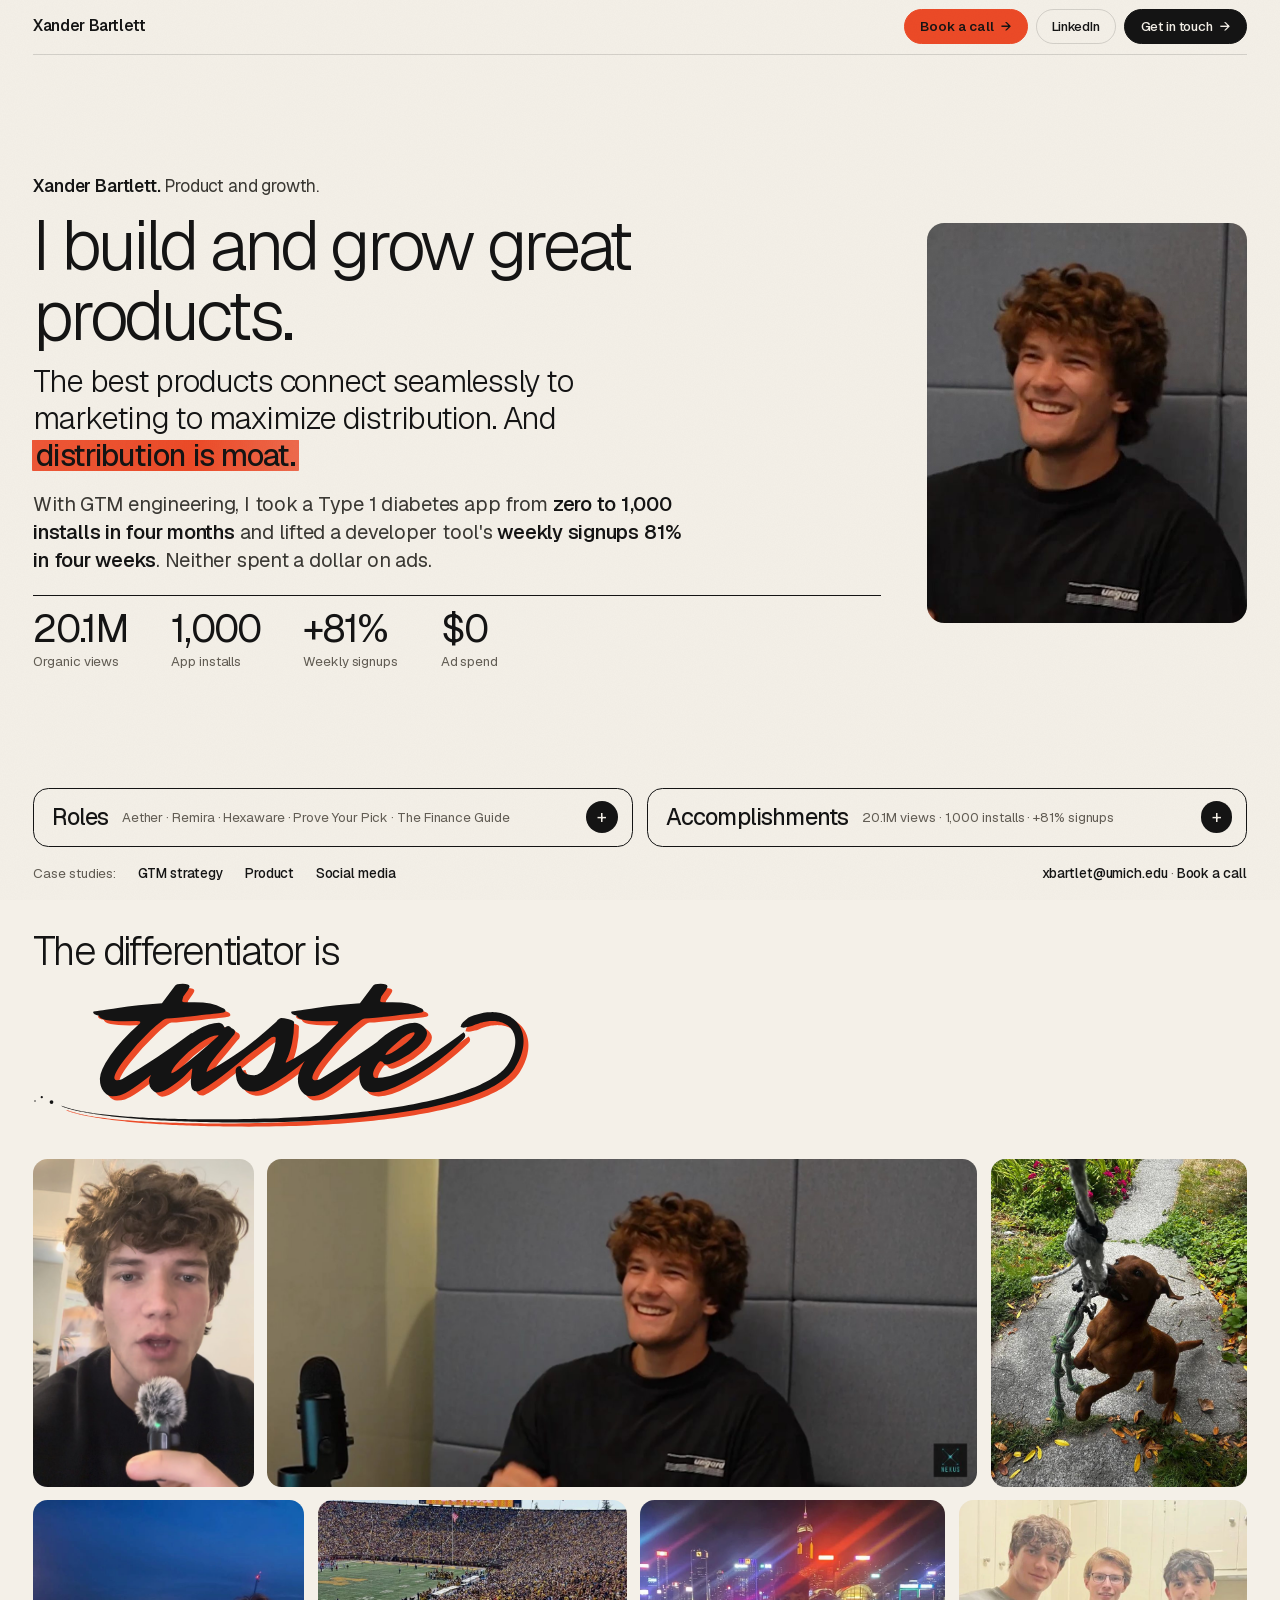
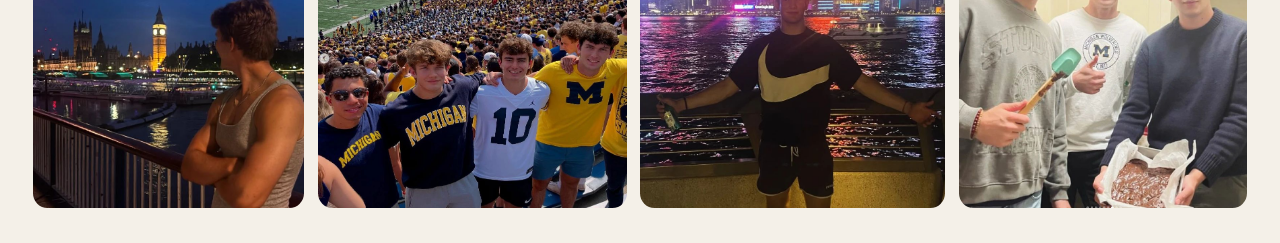
<file: index.html>
<!doctype html>
<html lang="en">
<head>
<meta charset="utf-8">
<meta name="viewport" content="width=device-width, initial-scale=1, viewport-fit=cover">
<title>Xander Bartlett · Distribution is moat</title>
<meta name="description" content="I build and grow great products. The best products connect seamlessly to marketing to maximize distribution, and distribution is moat. With GTM engineering I took a Type 1 diabetes app from zero to 1,000 installs and lifted a developer tool's weekly signups 81%, at $0 in ads.">
<meta name="theme-color" content="#f4f0e8">
<link rel="icon" href="assets/img/favicon.svg" type="image/svg+xml">
<meta property="og:type" content="website">
<meta property="og:title" content="Xander Bartlett · I build and grow great products">
<meta property="og:description" content="The best products connect seamlessly to marketing to maximize distribution. And distribution is moat. 1,000 installs and +81% weekly signups with GTM engineering, at $0 in ads.">
<meta property="og:image" content="https://xanderbartlett.com/assets/img/og.jpg">
<meta name="twitter:card" content="summary_large_image">
<link rel="preload" href="assets/fonts/geist-latin.woff2" as="font" type="font/woff2" crossorigin>
<link rel="preload" href="assets/fonts/geist-mono-latin.woff2" as="font" type="font/woff2" crossorigin>
<link rel="preload" href="assets/fonts/mr-dafoe-latin.woff2" as="font" type="font/woff2" crossorigin>
<link rel="stylesheet" href="assets/css/site.css">
<style>
  /* ---------- main-page pitch: headline, thesis, highlighted claim ---------- */
  .pitch h1.pitch-h { max-width: none; font-size: 5.2rem; }
  .thesis { margin-top: 0.9rem; max-width: 30ch; font-weight: 300; font-size: 2.35rem; line-height: 1.18; letter-spacing: -0.035em; color: var(--ink); }
  .hl {
    color: var(--ink); font-weight: 450; white-space: nowrap;
    padding: 0 0.12em; margin: 0 -0.04em; border-radius: 0.18em;
    background: linear-gradient(100deg, rgba(236, 74, 39, 0.92), var(--accent) 60%, rgba(236, 74, 39, 0.8)) no-repeat 0 62% / 100% 78%;
    -webkit-box-decoration-break: clone; box-decoration-break: clone;
    animation: hl-sweep 0.9s var(--ease) 0.75s both;
  }
  @keyframes hl-sweep { from { background-size: 0% 78%; } }

  /* ---------- below the fold: taste + gallery ---------- */
  .signoff { max-width: var(--max); margin: 0 auto; padding: 2.4rem var(--gutter) 1.2rem; border-top: 0; }
  .signoff p { font-weight: 300; font-size: 3rem; letter-spacing: -0.045em; line-height: 1; }
  .signoff .taste-art { display: block; width: min(100%, 40rem); height: auto; margin: -0.2rem 0 0 -1rem; overflow: visible; }
  .t-offset { fill: var(--accent); }
  .t-ink { fill: var(--ink); }

  .gallery { max-width: var(--max); margin: 0 auto; padding: 0.4rem var(--gutter) 2.6rem; }
  .gallery__row { display: flex; gap: 1rem; }
  .gallery__row + .gallery__row { margin-top: 1rem; }
  .gallery figure { flex: var(--r) 1 0; min-width: 0; aspect-ratio: var(--r); border-radius: 1.1rem; overflow: hidden; background: var(--paper-2); }
  .gallery img { width: 100%; height: 100%; object-fit: cover; transition: transform 0.6s var(--ease); }
  .gallery figure:hover img { transform: scale(1.03); }


  @media (max-width: 900px) {
    .signoff p { font-size: 2.1rem; }
    .pitch h1.pitch-h { font-size: 2.7rem; }
    .thesis { font-size: 1.45rem; max-width: none; }
    .hl { white-space: normal; }
    .gallery__row { flex-wrap: wrap; gap: 0.7rem; }
    .gallery__row + .gallery__row { margin-top: 0.7rem; }
    .gallery figure { flex: 1 1 calc(50% - 0.35rem); aspect-ratio: 4 / 5; }
    .gallery figure.wide { flex-basis: 100%; aspect-ratio: var(--r); order: -1; }
  }
</style>
</head>
<body class="home">
<div class="shell">

  <header class="topbar">
    <a class="brand" href="./" aria-label="Xander Bartlett, home">Xander Bartlett</a>
    <div class="topbar__end">
      <a class="btn btn--cal" href="https://cal.com/xander-bartlett-jmdq0e/30min" target="_blank" rel="noopener">Book a call <span class="arr" aria-hidden="true">&rarr;</span></a>
      <a class="btn btn--ghost" href="https://www.linkedin.com/in/xander-bartlett-557054325/" target="_blank" rel="noopener">LinkedIn</a>
      <a class="btn btn--ink" href="https://mail.google.com/mail/?view=cm&amp;fs=1&amp;to=xbartlet@umich.edu" target="_blank" rel="noopener" data-mailto="xbartlet@umich.edu">Get in touch <span class="arr" aria-hidden="true">&rarr;</span></a>
    </div>
  </header>

  <main class="home-main">

    <section class="pitch" aria-labelledby="pitch-h">
      <div class="pitch__copy">
        <p class="kicker rise"><b>Xander Bartlett.</b> Product and growth.</p>
        <h1 id="pitch-h" class="pitch-h rise" style="--d:1">I build and grow great products.</h1>
        <p class="thesis rise" style="--d:2">The best products connect seamlessly to marketing to maximize distribution. And <mark class="hl">distribution is moat.</mark></p>
        <p class="proof rise" style="--d:3">With GTM engineering, I took a Type 1 diabetes app from <strong>zero to 1,000 installs in four months</strong> and lifted a developer tool's <strong>weekly signups 81% in four weeks</strong>. Neither spent a dollar on ads.</p>
        <div class="nums rise" style="--d:4" aria-label="Results">
          <div><div class="v">20.1M</div><div class="k">Organic views</div></div>
          <div><div class="v">1,000</div><div class="k">App installs</div></div>
          <div><div class="v">+81%</div><div class="k">Weekly signups</div></div>
          <div><div class="v">$0</div><div class="k">Ad spend</div></div>
        </div>
      </div>
      <figure class="portrait rise" style="--d:2"><img src="assets/img/me-portrait.jpg" width="590" height="738" alt="Xander Bartlett, smiling, in a black t-shirt"></figure>
    </section>

    <section class="fold rise" style="--d:4" aria-label="Roles and accomplishments">
      <details>
        <summary>
          <h2>Roles</h2>
          <span class="peek">Aether &middot; Remira &middot; Hexaware &middot; Prove Your Pick &middot; The Finance Guide</span>
          <span class="plus" aria-hidden="true">+</span>
        </summary>
        <ol>
          <li>
            <span class="who"><a class="ext" href="https://www.runaether.dev" target="_blank" rel="noopener">Aether</a> <span class="role">&middot; Growth &amp; GTM lead, contract</span></span>
            <span class="when">Aug 2026&ndash;now</span>
            <span class="what">Rewrote the positioning and built Instagram from 0 to 1,200 followers. Weekly signups rose 81% in four weeks.</span>
          </li>
          <li>
            <span class="who"><a class="ext" href="https://remira-ai.com" target="_blank" rel="noopener">Remira</a> <span class="role">&middot; Co-founder &amp; CMO</span></span>
            <span class="when">2026&ndash;now</span>
            <span class="what">Took a Type 1 diabetes app from zero to 1,000 installs with organic video and 2,500 hand-sent DMs, and led product with a team of six.</span>
          </li>
          <li>
            <span class="who"><a class="ext" href="https://giftganache.com" target="_blank" rel="noopener">giftganache.com</a> <span class="role">&middot; My current product</span></span>
            <span class="when">Now</span>
          </li>
          <li>
            <span class="who">Hexaware Technologies <span class="role">&middot; Business analyst intern</span></span>
            <span class="when">Jun&ndash;Aug 2026</span>
            <span class="what">Rebuilt a client's unit economics and pricing, moving projected six-year net cash from &minus;$28M to +$11.5M.</span>
          </li>
          <li>
            <span class="who"><a class="ext" href="https://proveyourpick.com" target="_blank" rel="noopener">Prove Your Pick</a> <span class="role">&middot; Founder</span></span>
            <span class="when">2026&ndash;now</span>
            <span class="what">Designed and shipped a stock-picking tournament on my own, by directing AI coding agents.</span>
          </li>
          <li>
            <span class="who"><a class="ext" href="https://www.tiktok.com/@financeguide111" target="_blank" rel="noopener">The Finance Guide</a> <span class="role">&middot; Founder &amp; creator</span></span>
            <span class="when">May&ndash;Aug 2025</span>
            <span class="what">An anonymous finance TikTok: 10M views and 15K followers in one summer.</span>
          </li>
          <li>
            <span class="who">University of Michigan <span class="role">&middot; B.S. Economics</span></span>
            <span class="when">Class of 2028</span>
          </li>
        </ol>
      </details>

      <details>
        <summary>
          <h2>Accomplishments</h2>
          <span class="peek">20.1M views &middot; 1,000 installs &middot; +81% signups</span>
          <span class="plus" aria-hidden="true">+</span>
        </summary>
        <ol>
          <li><span class="stat"><b>20.1M organic views</b> across two accounts I built from zero, with no ad spend.</span><a class="rcpt" href="social/">Receipts &rarr;</a></li>
          <li><span class="stat"><b>1,000 App Store installs</b> for Remira in four months. 60% activated; 5.0&#9733; from 26 ratings.</span><a class="rcpt" href="gtm/#remira">Receipts &rarr;</a></li>
          <li><span class="stat"><b>2,500 DMs, written by hand,</b> converted to installs at 15%: over a third of Remira's installs.</span><a class="rcpt" href="social/#remira">Receipts &rarr;</a></li>
          <li><span class="stat"><b>+81% weekly signups</b> at Aether in four weeks, at $0 paid.</span><a class="rcpt" href="gtm/#aether">Receipts &rarr;</a></li>
          <li><span class="stat"><b>30% &rarr; 66% daily check-ins</b> after I redesigned Remira's reflection flow.</span><a class="rcpt" href="product/#remira">Receipts &rarr;</a></li>
          <li><span class="stat"><b>10M views and 2 paid brand deals</b> on an anonymous finance account, in one summer.</span><a class="rcpt" href="social/#finance">Receipts &rarr;</a></li>
          <li><span class="stat"><b>A full web product, shipped solo</b>, with four record-gaming exploits closed before launch.</span><a class="rcpt" href="product/#pyp">Receipts &rarr;</a></li>
        </ol>
      </details>
    </section>

    <div class="deeper rise" style="--d:5">
      <nav aria-label="Case studies"><span>Case studies:</span><a href="gtm/">GTM strategy</a><a href="product/">Product</a><a href="social/">Social media</a></nav>
      <span><a href="https://mail.google.com/mail/?view=cm&amp;fs=1&amp;to=xbartlet@umich.edu" target="_blank" rel="noopener" data-mailto="xbartlet@umich.edu">xbartlet@umich.edu</a> &middot; <a href="https://cal.com/xander-bartlett-jmdq0e/30min" target="_blank" rel="noopener">Book a call</a></span>
    </div>
  </main>
</div>

<section class="signoff" aria-label="What I believe">
  <p>The differentiator is</p>
  <svg class="taste-art" viewBox="-420 -640 2840 900" role="img" aria-labelledby="taste-title" focusable="false"><title id="taste-title">taste</title><defs><path id="tw" d="M459 -462 510 -463Q609 -463 654 -435Q676 -428 676 -417Q676 -409 656.5 -406Q637 -403 521.5 -390.5Q406 -378 363 -376Q344 -375 275.5 -310Q207 -245 145 -167Q83 -89 83 -58Q83 -53 88 -49.5Q93 -46 100.5 -46Q108 -46 124 -52Q314 -164 493 -297Q502 -290 502 -280Q502 -270 492 -260.5Q482 -251 462.5 -233Q443 -215 390 -168Q337 -121 290 -84Q164 18 114 34Q96 39 71.5 39Q47 39 26.5 14Q6 -11 6 -54Q6 -97 61.5 -178Q117 -259 213 -344Q222 -351 222 -357Q222 -363 201 -363L138 -361Q5 -361 1 -391Q-30 -397 -30 -409Q-30 -413 -26 -413.5Q-22 -414 -19 -414.5Q-16 -415 -9 -416Q-2 -417 101.5 -432Q205 -447 337 -457L406 -549Q412 -561 448 -561Q484 -561 484 -546Q484 -541 476 -528L451 -493Q446 -477 445 -469Q445 -462 459 -462Z M491 -42 499 -106Q499 -109 497.5 -109Q496 -109 492 -105Q479 -91 459 -70.5Q439 -50 390.5 -15.5Q342 19 312 19Q307 18 299.5 15.5Q292 13 280 -1Q268 -15 268 -41Q268 -67 307.5 -120.5Q347 -174 402 -225.5Q457 -277 524.5 -315Q592 -353 642 -353Q661 -352 672 -326Q682 -336 690 -336Q698 -336 709 -324Q715 -323 721 -317.5Q727 -312 727 -302Q727 -292 713 -280Q692 -254 664 -221Q636 -188 624 -173.5Q612 -159 599 -141Q577 -110 575 -91Q677 -140 896 -302Q905 -295 905 -285Q905 -275 897 -268Q889 -261 877.5 -251Q866 -241 832 -212Q798 -183 766.5 -156.5Q735 -130 694.5 -97.5Q654 -65 622 -42Q545 13 526 13Q507 13 499 1Q491 -11 491 -42ZM389 -84Q401 -84 462.5 -133Q524 -182 579 -231L635 -280Q639 -284 639 -285.5Q639 -287 636 -287Q598 -287 537 -243.5Q476 -200 431.5 -151.5Q387 -103 387 -86Q387 -84 389 -84Z M944 -271Q944 -278 933.5 -278Q923 -278 909 -267L778 -166Q764 -158 746 -158Q728 -158 728 -171Q728 -180 730.5 -183Q733 -186 745 -193Q819 -244 947 -359Q962 -379 974 -379Q986 -379 1014 -371.5Q1042 -364 1042 -354Q1042 -294 1031 -245Q1020 -196 1008.5 -170.5Q997 -145 997 -143Q997 -141 999 -141Q1001 -141 1007 -144Q1082 -182 1198 -268L1222 -286Q1231 -279 1231 -269Q1231 -259 1222 -251Q1220 -251 1170.5 -209Q1121 -167 1060.5 -117.5Q1000 -68 931 -27Q862 14 824 14Q730 14 730 -99Q730 -108 737.5 -115.5Q745 -123 757 -123Q757 -118 762.5 -107.5Q768 -97 774 -90Q792 -73 826.5 -73Q861 -73 890.5 -115.5Q920 -158 932 -201.5Q944 -245 944 -271Z M1515 -462 1566 -463Q1665 -463 1710 -435Q1732 -428 1732 -417Q1732 -409 1712.5 -406Q1693 -403 1577.5 -390.5Q1462 -378 1419 -376Q1400 -375 1331.5 -310Q1263 -245 1201 -167Q1139 -89 1139 -58Q1139 -53 1144 -49.5Q1149 -46 1156.5 -46Q1164 -46 1180 -52Q1370 -164 1549 -297Q1558 -290 1558 -280Q1558 -270 1548 -260.5Q1538 -251 1518.5 -233Q1499 -215 1446 -168Q1393 -121 1346 -84Q1220 18 1170 34Q1152 39 1127.5 39Q1103 39 1082.5 14Q1062 -11 1062 -54Q1062 -97 1117.5 -178Q1173 -259 1269 -344Q1278 -351 1278 -357Q1278 -363 1257 -363L1194 -361Q1061 -361 1057 -391Q1026 -397 1026 -409Q1026 -413 1030 -413.5Q1034 -414 1037 -414.5Q1040 -415 1047 -416Q1054 -417 1157.5 -432Q1261 -447 1393 -457L1462 -549Q1468 -561 1504 -561Q1540 -561 1540 -546Q1540 -541 1532 -528L1507 -493Q1502 -477 1501 -469Q1501 -462 1515 -462Z M1679 -302Q1653 -302 1591 -248.5Q1529 -195 1529 -183Q1529 -181 1532 -181Q1554 -181 1619.5 -230Q1685 -279 1685 -297Q1685 -302 1679 -302ZM1466 18Q1389 18 1389 -76Q1389 -135 1440.5 -201.5Q1492 -268 1562 -310.5Q1632 -353 1686 -353Q1710 -353 1730.5 -334Q1751 -315 1751 -297Q1751 -264 1704 -222.5Q1657 -181 1605.5 -155.5Q1554 -130 1537.5 -130Q1521 -130 1513 -145Q1509 -148 1502 -148Q1495 -148 1479 -121.5Q1463 -95 1463 -78.5Q1463 -62 1475 -58Q1551 -58 1640 -102.5Q1729 -147 1886 -259Q1897 -267 1919.5 -283Q1942 -299 1946 -302Q1955 -295 1955 -285Q1955 -275 1946 -267Q1896 -217 1816.5 -155Q1737 -93 1634 -37.5Q1531 18 1466 18Z"/><path id="tf" d="M1930 -330 L1946 -326.8 L1958.2 -328.7 L1969.5 -331.1 L1980.4 -333.5 L1990.8 -335.9 L2000.2 -339.6 L2009.3 -343.4 L2018.3 -346.9 L2027.1 -349.9 L2035.8 -352.7 L2044.4 -355.1 L2052.8 -357.1 L2061.1 -358.8 L2069.2 -360.2 L2077.2 -361.3 L2085 -362.1 L2092.6 -362.5 L2100 -362.7 L2107.2 -362.6 L2114.3 -362.2 L2121.1 -361.5 L2127.8 -360.6 L2134.2 -359.4 L2140.4 -357.9 L2146.4 -356.3 L2152.2 -354.3 L2157.7 -352.2 L2163.1 -349.8 L2168.2 -347.2 L2173.1 -344.4 L2177.8 -341.4 L2182.2 -338.2 L2186.4 -334.8 L2190.4 -331.2 L2194.2 -327.4 L2197.7 -323.4 L2201.1 -319.2 L2204.2 -314.9 L2207 -310.3 L2209.6 -305.5 L2212 -300.6 L2214.2 -295.4 L2216.1 -290 L2217.7 -284.4 L2219.1 -278.6 L2220.2 -272.6 L2221.1 -266.4 L2221.6 -260 L2221.8 -253.4 L2221.7 -246.5 L2221.3 -239.5 L2220.6 -232.2 L2219.5 -224.8 L2218.1 -217.1 L2216.3 -209.3 L2214.1 -201.2 L2211.6 -193 L2208.6 -184.7 L2205.3 -176.1 L2201.5 -167.4 L2197.4 -158.5 L2192.8 -149.5 L2187.7 -140.3 L2182.5 -131.4 L2177.4 -124.2 L2171.6 -116.7 L2165.1 -109.3 L2157.9 -101.8 L2150 -94.4 L2141.4 -87 L2132.2 -79.7 L2122.3 -72.4 L2111.8 -65.1 L2100.6 -58 L2088.7 -50.8 L2076.2 -43.8 L2063.1 -36.8 L2049.3 -30 L2035 -23.2 L2020 -16.5 L2004.4 -9.9 L1988.2 -3.4 L1971.4 3 L1954 9.3 L1936 15.5 L1917.5 21.6 L1898.3 27.6 L1878.7 33.5 L1858.5 39.2 L1837.7 44.8 L1816.4 50.4 L1794.5 55.8 L1772.1 61 L1749.2 66.2 L1725.8 71.2 L1701.9 76.1 L1677.4 80.9 L1652.5 85.6 L1627 90.1 L1601.1 94.5 L1574.7 98.8 L1547.8 103 L1520.5 107 L1492.6 110.8 L1464.4 114.6 L1435.6 118.2 L1406.4 121.7 L1376.8 125 L1346.7 128.2 L1316.2 131.3 L1285.3 134.2 L1254 137 L1222.2 139.6 L1190.1 142.1 L1157.5 144.5 L1124.5 146.7 L1091.2 148.7 L1057.4 150.6 L1023.3 152.4 L988.8 154 L954 155.5 L918.7 156.8 L883.1 158 L847.2 159 L810.9 159.9 L774.3 160.6 L737.3 161.1 L700 161.5 L679 161.7 L658.2 161.8 L637.6 161.8 L617.1 161.9 L596.9 161.8 L576.8 161.8 L556.9 161.7 L537.2 161.5 L517.7 161.3 L498.3 161.1 L479.2 160.8 L460.3 160.5 L441.6 160.1 L423.1 159.7 L404.7 159.2 L386.6 158.7 L368.7 158.2 L351 157.6 L333.5 157 L316.3 156.3 L299.2 155.6 L282.4 154.9 L265.8 154.1 L249.4 153.3 L233.2 152.4 L217.3 151.5 L201.6 150.6 L186.1 149.6 L170.9 148.6 L155.9 147.6 L141.1 146.5 L126.6 145.3 L112.3 144.1 L98.2 142.9 L84.4 141.7 L70.9 140.4 L57.6 139.1 L44.5 137.7 L31.7 136.3 L19.2 134.9 L6.9 133.4 L-5.2 131.9 L-16.9 130.4 L-28.4 128.8 L-39.7 127.2 L-50.6 125.5 L-61.3 123.8 L-71.7 121.9 L-81.9 120.1 L-91.7 118.2 L-101.3 116.3 L-110.6 114.3 L-119.6 112.3 L-128.3 110.3 L-136.8 108.2 L-144.9 106.2 L-152.8 104 L-160.3 101.9 L-167.6 99.7 L-174.5 97.5 L-181.2 95.3 L-187.6 93 L-193.6 90.8 L-200 90 L-200 90 L-194.8 93.9 L-188.7 96.2 L-182.3 98.5 L-175.6 100.7 L-168.6 103 L-161.3 105.1 L-153.7 107.3 L-145.8 109.4 L-137.6 111.5 L-129.1 113.6 L-120.3 115.6 L-111.3 117.6 L-102 119.6 L-92.4 121.5 L-82.5 123.4 L-72.3 125.3 L-61.9 127.1 L-51.2 128.9 L-40.2 130.8 L-29 132.6 L-17.5 134.4 L-5.8 136.2 L6.3 138 L18.5 139.7 L31.1 141.4 L43.9 143 L56.9 144.6 L70.2 146.2 L83.8 147.7 L97.6 149.3 L111.6 150.7 L125.9 152.2 L140.5 153.6 L155.3 155 L170.3 156.3 L185.5 157.6 L201 158.9 L216.7 160.1 L232.7 161.3 L248.8 162.4 L265.2 163.6 L281.9 164.6 L298.7 165.7 L315.8 166.7 L333.1 167.7 L350.6 168.6 L368.3 169.5 L386.2 170.3 L404.3 171.1 L422.7 171.9 L441.2 172.6 L459.9 173.3 L478.9 174 L498 174.6 L517.4 175.2 L536.9 175.7 L556.7 176.2 L576.6 176.7 L596.7 177.1 L617 177.4 L637.5 177.8 L658.1 178.1 L679 178.3 L700 178.5 L737.4 178.7 L774.4 178.8 L811.1 178.7 L847.5 178.4 L883.6 178 L919.3 177.4 L954.6 176.7 L989.6 175.8 L1024.2 174.8 L1058.5 173.5 L1092.4 172.2 L1125.9 170.7 L1159 169 L1191.7 167.1 L1224.1 165.2 L1256 163 L1287.5 160.7 L1318.7 158.3 L1349.4 155.7 L1379.6 153 L1409.5 150.1 L1438.9 147.1 L1467.9 143.9 L1496.4 140.6 L1524.5 137.1 L1552.2 133.5 L1579.3 129.7 L1606 125.8 L1632.3 121.8 L1658.1 117.6 L1683.3 113.3 L1708.1 108.9 L1732.5 104.3 L1756.3 99.5 L1779.6 94.7 L1802.4 89.6 L1824.7 84.5 L1846.5 79.2 L1867.8 73.8 L1888.5 68.3 L1908.7 62.6 L1928.4 56.8 L1947.6 50.8 L1966.2 44.7 L1984.2 38.5 L2001.7 32.1 L2018.7 25.6 L2035 19 L2050.9 12.2 L2066.1 5.3 L2080.8 -1.8 L2094.9 -9 L2108.4 -16.3 L2121.4 -23.8 L2133.7 -31.5 L2145.5 -39.3 L2156.6 -47.3 L2167.2 -55.5 L2177.2 -63.8 L2186.5 -72.3 L2195.2 -81 L2203.2 -89.9 L2210.6 -99.1 L2217.5 -108.6 L2224 -119.3 L2229.8 -129.5 L2235.2 -139.6 L2240.1 -149.6 L2244.6 -159.6 L2248.6 -169.4 L2252.2 -179.2 L2255.4 -188.9 L2258.1 -198.4 L2260.4 -207.9 L2262.3 -217.3 L2263.8 -226.5 L2264.9 -235.6 L2265.5 -244.6 L2265.8 -253.5 L2265.6 -262.2 L2265 -270.8 L2264 -279.2 L2262.6 -287.4 L2260.9 -295.5 L2258.7 -303.4 L2256.1 -311 L2253.1 -318.5 L2249.8 -325.8 L2246 -332.8 L2242 -339.5 L2237.5 -346 L2232.7 -352.3 L2227.6 -358.2 L2222.1 -363.9 L2216.4 -369.2 L2210.3 -374.3 L2203.9 -379 L2197.3 -383.5 L2190.4 -387.5 L2183.3 -391.3 L2175.9 -394.7 L2168.3 -397.8 L2160.4 -400.6 L2152.4 -403 L2144.1 -405 L2135.7 -406.7 L2127.1 -408.1 L2118.3 -409.1 L2109.4 -409.7 L2100.2 -410 L2091 -409.9 L2081.6 -409.5 L2072 -408.7 L2062.4 -407.5 L2052.6 -406 L2042.7 -404.1 L2032.6 -401.8 L2022.5 -399.2 L2012.3 -396.1 L2001.9 -392.7 L1991.5 -388.9 L1981 -384.7 L1970.6 -379.7 L1961.1 -372.5 L1951.8 -364.6 L1942.8 -355.9 L1934.5 -345.9 L1930 -330 Z"/><mask id="m-word" maskUnits="userSpaceOnUse" x="-420" y="-640" width="2840" height="900"><rect class="t-wipe" x="-700" y="-700" width="2900" height="1000" transform="skewX(-18)" fill="#fff"/></mask><mask id="m-flo" maskUnits="userSpaceOnUse" x="-420" y="-640" width="2840" height="900"><path class="t-pen" d="M1930 -330C2150 -470 2330 -330 2200 -120C2080 60 1500 170 700 170C250 170 -80 140 -200 90" pathLength="1000" fill="none" stroke="#fff" stroke-width="74" stroke-linecap="round" stroke-linejoin="round"/></mask></defs><g class="t-offset" transform="translate(26 22)"><use href="#tw"/><use href="#tf"/></g><g class="t-ink"><use href="#tw" mask="url(#m-word)"/><use href="#tf" mask="url(#m-flo)"/><circle class="t-dot" cx="-252" cy="70" r="10"/><circle class="t-dot" cx="-304" cy="44" r="6"/><circle class="t-dot" cx="-340" cy="64" r="4"/></g></svg>
</section>

<section class="gallery" aria-label="Personal photos">
  <div class="gallery__row">
    <figure style="--r:0.6729"><img src="assets/img/me-filming.jpg" width="942" height="1400" loading="lazy" decoding="async" alt="Xander talking to camera with a clip-on microphone"></figure>
    <figure class="wide" style="--r:2.168"><img src="assets/img/me-podcast.jpg" width="1600" height="738" loading="lazy" decoding="async" alt="Xander laughing during a podcast interview"></figure>
    <figure style="--r:0.782"><img src="assets/img/me-puppy.jpg" width="782" height="1000" loading="lazy" decoding="async" alt="A red puppy leaping for a rope toy on a garden path"></figure>
  </div>
  <div class="gallery__row">
    <figure style="--r:0.8805"><img src="assets/img/me-london.jpg" width="737" height="837" loading="lazy" decoding="async" alt="Looking across the Thames at Big Ben and Parliament at night"></figure>
    <figure style="--r:1.0044"><img src="assets/img/me-big-house.jpg" width="917" height="913" loading="lazy" decoding="async" alt="Friends in Michigan gear in the stands of a packed Michigan Stadium"></figure>
    <figure style="--r:0.9918"><img src="assets/img/me-hong-kong.jpg" width="848" height="855" loading="lazy" decoding="async" alt="Arms out in front of the Hong Kong skyline at night"></figure>
    <figure style="--r:0.936"><img src="assets/img/me-brownies.jpg" width="877" height="937" loading="lazy" decoding="async" alt="Three friends showing off a pan of homemade brownies"></figure>
  </div>
</section>
<script src="assets/js/site.js" defer></script>
</body>
</html>
</file>
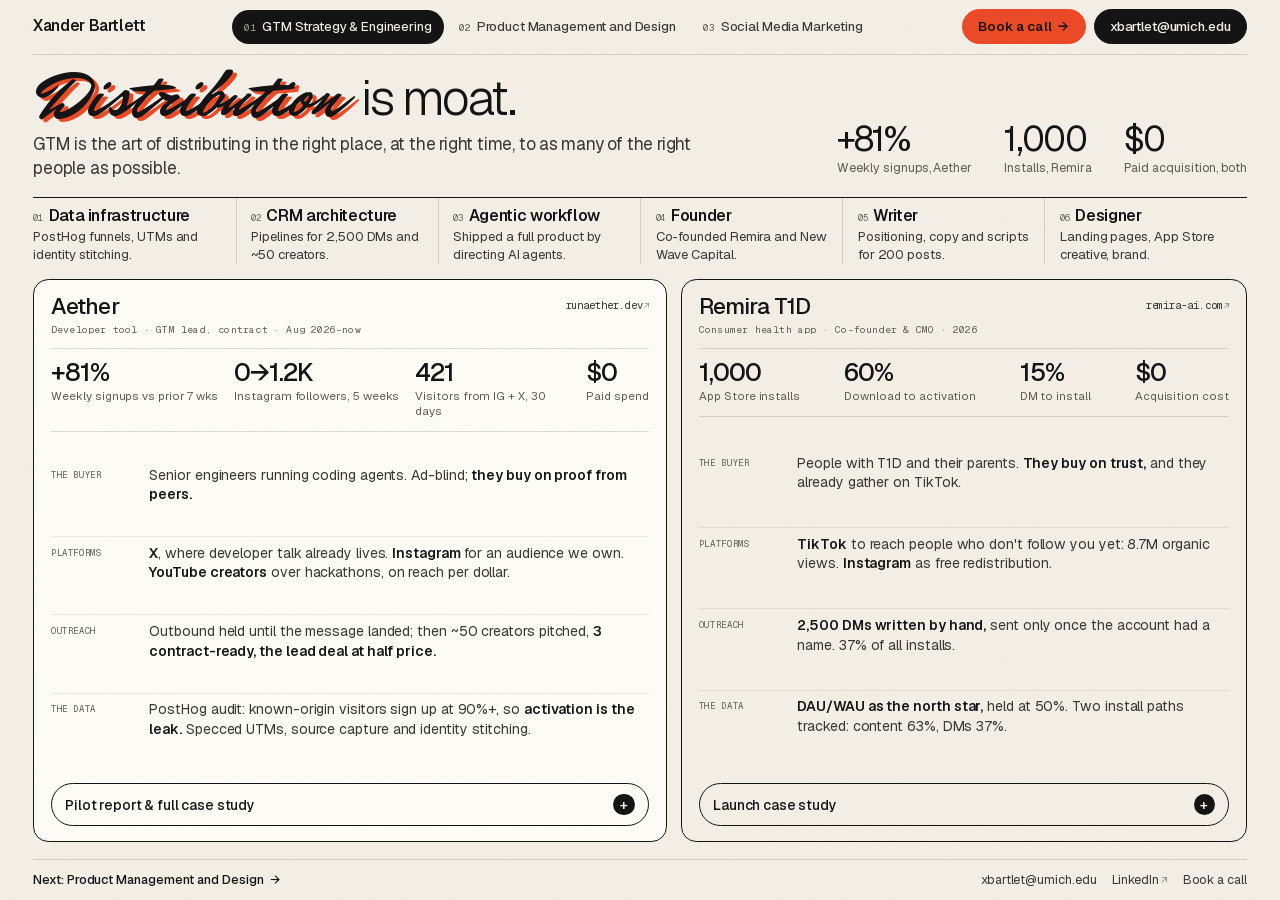
<file: gtm/index.html>
<!doctype html>
<html lang="en">
<head>
<meta charset="utf-8">
<meta name="viewport" content="width=device-width, initial-scale=1, viewport-fit=cover">
<title>GTM Strategy &amp; Engineering · Xander Bartlett</title>
<meta name="description" content="Distribution is moat. GTM is the art of distributing in the right place, at the right time, to as many of the right people as possible. Aether (+81% weekly signups) and Remira (1,000 installs), both at $0 paid.">
<meta name="theme-color" content="#f4f0e8">
<link rel="icon" href="../assets/img/favicon.svg" type="image/svg+xml">
<meta property="og:type" content="website">
<meta property="og:title" content="GTM Strategy &amp; Engineering · Xander Bartlett">
<meta property="og:description" content="Distribution is moat. +81% weekly signups at Aether and 1,000 installs at Remira, both at $0 paid.">
<meta property="og:image" content="https://xanderbartlett.com/assets/img/og.jpg">
<meta name="twitter:card" content="summary_large_image">
<link rel="preload" href="../assets/fonts/geist-latin.woff2" as="font" type="font/woff2" crossorigin>
<link rel="preload" href="../assets/fonts/geist-mono-latin.woff2" as="font" type="font/woff2" crossorigin>
<link rel="preload" href="../assets/fonts/mr-dafoe-latin.woff2" as="font" type="font/woff2" crossorigin>
<link rel="stylesheet" href="../assets/css/site.css">
<style>
  .xps--gtm { grid-template-columns: minmax(0, 1.12fr) minmax(0, 1fr); }
  .xps--gtm .stats { grid-template-columns: repeat(4, auto); justify-content: space-between; }
  .xps--gtm .tldr > div { grid-template-columns: 6.6rem minmax(0, 1fr); }
  .xp--lead { background: var(--paper-3); }

  /* case-study extras */
  .stack { margin-top: 1.6rem; border-radius: 1.1rem; overflow: hidden; border: 1px solid var(--ink); }
  .stack > div { display: grid; grid-template-columns: 10rem 1fr; gap: 1rem; padding: 0.85rem 1.2rem; border-bottom: 1px solid var(--hair); font-size: 1rem; }
  .stack > div:last-child { border-bottom: 0; }
  .stack .k { font-family: var(--mono); font-size: 0.7rem; letter-spacing: 0.06em; text-transform: uppercase; color: var(--muted); padding-top: 0.2rem; }
  .stack .me { background: var(--ink); color: var(--paper); font-weight: 500; }
  .stack .me .k { color: var(--accent); }
  .fromto { display: grid; grid-template-columns: 1fr 2.4rem 1fr; gap: 0.6rem; align-items: start; margin-top: 1.4rem; }
  .fromto ul { list-style: none; }
  .fromto li { padding: 0.5rem 0; border-bottom: 1px solid var(--hair); font-size: 1rem; color: var(--ink-2); }
  .fromto h4 { font-family: var(--mono); font-size: 0.7rem; font-weight: 400; letter-spacing: 0.06em; text-transform: uppercase; padding-bottom: 0.5rem; border-bottom: 1px solid var(--ink); }
  .fromto .arrow { padding-top: 2.4rem; text-align: center; font-size: 1.3rem; color: var(--accent); }
  .seq { display: grid; grid-template-columns: repeat(4, 1fr); gap: 0; margin-top: 1.6rem; border-top: 1.5px solid var(--ink); }
  .seq > div { padding: 0.9rem 1rem 0 0; }
  .seq > div + div { padding-left: 1rem; border-left: 1px solid var(--hair); }
  .seq b { display: block; font-weight: 520; margin: 0.4rem 0 0.3rem; letter-spacing: -0.015em; }
  .seq p { font-size: 0.98rem; color: var(--ink-2); line-height: 1.45; }
  .plate li { list-style: none; padding: 0.55rem 0; border-bottom: 1px solid rgba(244, 240, 232, 0.16); font-size: 1rem; }
  .plate li b { color: var(--paper); }
  .mtx-why { display: grid; grid-template-columns: 1fr 1fr; gap: 1.2rem; margin-top: 1.6rem; }
  .cta-row { display: flex; flex-wrap: wrap; gap: 0.6rem; margin-top: 1.6rem; }

  @media (max-width: 900px) {
    .xps--gtm { grid-template-columns: 1fr; }
    .xps--gtm .stats { grid-template-columns: repeat(2, auto); justify-content: start; column-gap: 2rem; }
    .xps--gtm .tldr > div { grid-template-columns: 5.6rem minmax(0, 1fr); }
    .skills { --n: 2 !important; }
    .seq { grid-template-columns: 1fr 1fr; row-gap: 1rem; }
    .seq > div + div { border-left: 0; padding-left: 0; }
    .fromto { grid-template-columns: 1fr; }
    .fromto .arrow { padding: 0; transform: rotate(90deg); }
    .stack > div { grid-template-columns: 1fr; gap: 0.2rem; }
    .mtx-why { grid-template-columns: 1fr; }
  }
</style>
</head>
<body>
<div class="shell">

  <header class="topbar">
    <a class="brand" href="../" aria-label="Xander Bartlett, home">Xander Bartlett</a>
    <nav class="tabs" aria-label="Pages">
      <a class="tab" href="../gtm/" aria-current="page"><span class="n">01</span>GTM Strategy &amp; Engineering</a>
      <a class="tab" href="../product/"><span class="n">02</span>Product Management and Design</a>
      <a class="tab" href="../social/"><span class="n">03</span>Social Media Marketing</a>
    </nav>
    <div class="topbar__end"><a class="btn btn--cal" href="https://cal.com/xander-bartlett-jmdq0e/30min" target="_blank" rel="noopener">Book a call <span class="arr" aria-hidden="true">&rarr;</span></a><a class="btn btn--ink" href="https://mail.google.com/mail/?view=cm&amp;fs=1&amp;to=xbartlet@umich.edu" target="_blank" rel="noopener" data-mailto="xbartlet@umich.edu">xbartlet@umich.edu</a></div>
  </header>

  <main class="page">
    <header class="ph">
      <div>
        <h1 class="display rise"><span class="scr">Distribution</span> is moat.</h1>
        <p class="lede rise" style="--d:1">GTM is the art of distributing in the right place, at the right time, to as many of the right people as possible.</p>
      </div>
      <div class="agg stats rise" style="--d:2" aria-label="Results">
        <div class="stat"><div class="v">+81%</div><div class="k">Weekly signups, Aether</div></div>
        <div class="stat"><div class="v">1,000</div><div class="k">Installs, Remira</div></div>
        <div class="stat"><div class="v">$0</div><div class="k">Paid acquisition, both</div></div>
      </div>
    </header>

    <section class="skills rise" style="--d:3; --n:6" aria-label="Key skills">
      <div class="skill"><h2><span class="n">01</span>Data infrastructure</h2><p>PostHog funnels, UTMs and identity stitching.</p></div>
      <div class="skill"><h2><span class="n">02</span>CRM architecture</h2><p>Pipelines for 2,500 DMs and ~50 creators.</p></div>
      <div class="skill"><h2><span class="n">03</span>Agentic workflow</h2><p>Shipped a full product by directing AI agents.</p></div>
      <div class="skill"><h2><span class="n">04</span>Founder</h2><p>Co-founded Remira and New Wave Capital.</p></div>
      <div class="skill"><h2><span class="n">05</span>Writer</h2><p>Positioning, copy and scripts for 200 posts.</p></div>
      <div class="skill"><h2><span class="n">06</span>Designer</h2><p>Landing pages, App Store creative, brand.</p></div>
    </section>

    <section class="xps xps--gtm" aria-label="Experience">
      <article class="xp xp--lead rise" style="--d:4">
        <div class="xp__top">
          <div><h2 class="xp__name">Aether</h2><p class="xp__meta">Developer tool &middot; GTM lead, contract &middot; Aug 2026&ndash;now</p></div>
          <a class="xp__handle ext" href="https://www.runaether.dev" target="_blank" rel="noopener">runaether.dev</a>
        </div>
        <div class="stats">
          <div class="stat"><div class="v">+81%</div><div class="k">Weekly signups vs prior 7 wks</div></div>
          <div class="stat"><div class="v">0&rarr;1.2K</div><div class="k">Instagram followers, 5 weeks</div></div>
          <div class="stat"><div class="v">421</div><div class="k">Visitors from IG + X, 30 days</div></div>
          <div class="stat"><div class="v">$0</div><div class="k">Paid spend</div></div>
        </div>
        <dl class="tldr">
          <div><dt>The buyer</dt><dd>Senior engineers running coding agents. Ad-blind; <strong>they buy on proof from peers.</strong></dd></div>
          <div><dt>Platforms</dt><dd><strong>X</strong>, where developer talk already lives. <strong>Instagram</strong> for an audience we own. <strong>YouTube creators</strong> over hackathons, on reach per dollar.</dd></div>
          <div><dt>Outreach</dt><dd>Outbound held until the message landed; then ~50 creators pitched, <strong>3 contract-ready, the lead deal at half price.</strong></dd></div>
          <div><dt>The data</dt><dd>PostHog audit: known-origin visitors sign up at 90%+, so <strong>activation is the leak.</strong> Specced UTMs, source capture and identity stitching.</dd></div>
        </dl>
        <button class="open-cs" type="button" data-open="aether" aria-haspopup="dialog">Pilot report &amp; full case study <span class="plus" aria-hidden="true">+</span></button>
      </article>

      <article class="xp rise" style="--d:5">
        <div class="xp__top">
          <div><h2 class="xp__name">Remira T1D</h2><p class="xp__meta">Consumer health app &middot; Co-founder &amp; CMO &middot; 2026</p></div>
          <a class="xp__handle ext" href="https://remira-ai.com" target="_blank" rel="noopener">remira-ai.com</a>
        </div>
        <div class="stats">
          <div class="stat"><div class="v">1,000</div><div class="k">App Store installs</div></div>
          <div class="stat"><div class="v">60%</div><div class="k">Download to activation</div></div>
          <div class="stat"><div class="v">15%</div><div class="k">DM to install</div></div>
          <div class="stat"><div class="v">$0</div><div class="k">Acquisition cost</div></div>
        </div>
        <dl class="tldr">
          <div><dt>The buyer</dt><dd>People with T1D and their parents. <strong>They buy on trust,</strong> and they already gather on TikTok.</dd></div>
          <div><dt>Platforms</dt><dd><strong>TikTok</strong> to reach people who don't follow you yet: 8.7M organic views. <strong>Instagram</strong> as free redistribution.</dd></div>
          <div><dt>Outreach</dt><dd><strong>2,500 DMs written by hand,</strong> sent only once the account had a name. 37% of all installs.</dd></div>
          <div><dt>The data</dt><dd><strong>DAU/WAU as the north star,</strong> held at 50%. Two install paths tracked: content 63%, DMs 37%.</dd></div>
        </dl>
        <button class="open-cs" type="button" data-open="remira" aria-haspopup="dialog">Launch case study <span class="plus" aria-hidden="true">+</span></button>
      </article>
    </section>
  </main>

  <footer class="foot">
    <a class="foot__next" href="../product/">Next: Product Management and Design <span class="arr" aria-hidden="true">&rarr;</span></a>
    <div class="foot__links">
      <a href="https://mail.google.com/mail/?view=cm&amp;fs=1&amp;to=xbartlet@umich.edu" target="_blank" rel="noopener" data-mailto="xbartlet@umich.edu">xbartlet@umich.edu</a>
      <a class="ext" href="https://www.linkedin.com/in/xander-bartlett-557054325/" target="_blank" rel="noopener">LinkedIn</a>
      <a href="https://cal.com/xander-bartlett-jmdq0e/30min" target="_blank" rel="noopener">Book a call</a>
    </div>
  </footer>
</div>

<!-- =====================================================================
     CASE STUDY: AETHER PILOT (strategy lens)
     ===================================================================== -->
<dialog class="cs" id="cs-aether" aria-labelledby="cs-aether-t">
  <div class="cs__bar">
    <span class="eyebrow"><span class="num">Case study</span><span class="dash"></span>Aether pilot report</span>
    <button class="cs__close" type="button" data-close>Close <kbd>Esc</kbd><span class="x" aria-hidden="true">&times;</span></button>
  </div>
  <div class="cs__scroll" tabindex="-1" autofocus><div class="cs__body">
    <p class="eyebrow">Aether &middot; Growth &amp; GTM lead, contract &middot; Pilot: August 17 to September 21, 2026</p>
    <h2 class="cs-title" id="cs-aether-t">We couldn't market Aether until we could <span class="scr">explain</span> it.</h2>
    <p class="cs-intro">Aether runs AI coding agents in isolated cloud devboxes, so a developer can run a fleet in parallel and supervise outcomes instead of babysitting terminals. The first half of the pilot was diagnosis and positioning. The second half was organic distribution from zero. New-user signups nearly doubled, and the constraint moved from top-of-funnel to activation, which changes what marketing should do next.</p>

    <table class="tbl" style="margin-top:1.8rem">
      <thead><tr><th>Result</th><th>Value</th></tr></thead>
      <tbody>
        <tr><td>Weekly new users, 7 weeks pre-pilot</td><td>11.3 average</td></tr>
        <tr class="hl"><td>Weekly new users, during the pilot</td><td>20.5 average, +81%</td></tr>
        <tr><td>New users added in 4 pilot weeks</td><td>82, matching the prior 7 weeks combined</td></tr>
        <tr><td>Instagram unique visitors, 30 days</td><td>216, against 205 from a years-old X presence</td></tr>
        <tr><td>Unique visitors from Instagram + X, 30 days</td><td>421</td></tr>
        <tr><td>Creator sponsorship pipeline</td><td>~$9.5K across 3 creators, contract-ready</td></tr>
        <tr class="hl"><td>Paid spend</td><td>$0</td></tr>
      </tbody>
    </table>

    <section>
      <span class="eyebrow">01 &middot; Sequencing</span>
      <h3 class="sec">Why I paused outbound before it started.</h3>
      <div class="seq">
        <div><span class="eyebrow">Original plan</span><b>Everything at once.</b><p>Events, GitHub, Reddit and social, all launched together.</p></div>
        <div><span class="eyebrow">What stopped it</span><b>Friends wouldn't sign up.</b><p>Not even free. Not a rejection: they couldn't tell what it replaced.</p></div>
        <div><span class="eyebrow">The risk</span><b>One credible entry.</b><p>Burning a developer community on a pitch that fails first contact is worse than never entering.</p></div>
        <div><span class="eyebrow">New order</span><b>Position, distribute, then outbound.</b><p>Outbound is now unblocked, aimed at a message that survives first contact.</p></div>
      </div>
    </section>

    <section>
      <span class="eyebrow">02 &middot; Positioning &amp; diagnosis</span>
      <h3 class="sec">Three findings from user calls, interviews and DMs.</h3>
      <div class="grid-3" style="margin-top:1.6rem">
        <div class="note"><span class="eyebrow">Finding 1</span><h4>"Are you replacing my CLI?"</h4><p>The most damaging confusion and the default read. It nearly ended a call with a senior DevOps engineer, until Aether was framed as an augment. Every asset now pre-empts it in the first ten seconds.</p></div>
        <div class="note"><span class="eyebrow">Finding 2</span><h4>One durable differentiator.</h4><p>Worktrees give source isolation. They don't give runtime isolation: agents still fight over one port, one pool of RAM. <strong>Generation parallelizes; verification queues.</strong> A machine per agent is what breaks that.</p></div>
        <div class="note"><span class="eyebrow">Finding 3</span><h4>The value stack is real, but secondary.</h4><p>Scheduled tasks, PR review, looping, environment config: individually replaceable, collectively meaningful. A reason to stay, not a reason to switch.</p></div>
      </div>
      <div class="grid-2" style="margin-top:2rem;align-items:center">
        <p class="quote">Turn your AI subscription into a dev team.</p>
        <p class="body-sm">The through-line that came out of the diagnosis. The landing page went from a feature wall to this single proposition, and every asset since is built to make it legible in ten seconds.</p>
      </div>
      <div class="stack" aria-label="Where Aether sits in the stack">
        <div><span class="k">Intelligence</span><span>Claude &middot; OpenAI &middot; Google &middot; DeepSeek &middot; others</span></div>
        <div><span class="k">Coding agent</span><span>Claude Code &middot; Codex &middot; OpenCode</span></div>
        <div class="me"><span class="k">Aether runtime</span><span>Isolated devbox &middot; parallel execution &middot; supervision &middot; evidence &middot; automations</span></div>
        <div><span class="k">Work surfaces</span><span>GitHub &middot; Slack &middot; Linear &middot; Sentry &middot; CLI &middot; API</span></div>
      </div>
      <p class="sec-sub" style="margin-top:0.9rem"><strong>The agent is the worker. Aether is where the worker goes to work.</strong></p>
      <div class="fromto">
        <div><h4>From</h4><ul><li>One agent on my laptop</li><li>Manual worktrees and terminal juggling</li><li>Sequential attention</li><li>The agent says "done"</li><li>A human reproduces and verifies by hand</li></ul></div>
        <div class="arrow" aria-hidden="true">&rarr;</div>
        <div><h4>To</h4><ul><li>A fleet of isolated cloud devboxes</li><li>Parallel tasks without branch juggling</li><li>Supervise outcomes, intervene when needed</li><li>The agent returns receipts</li><li>Tests, previews, review and evidence</li></ul></div>
      </div>
    </section>

    <section>
      <span class="eyebrow">03 &middot; Channel strategy</span>
      <h3 class="sec">Why social leads at Remira and supports at Aether.</h3>
      <div class="mtx-why">
        <div class="note"><span class="eyebrow">At Remira</span><h4>The buyer gathers on social and buys on trust.</h4><p>A consumer health app with no budget can't fund paid CAC, and patients trust a person on camera over any ad. So the founder became the channel, and the content earned the right to DM.</p></div>
        <div class="note"><span class="eyebrow">At Aether</span><h4>The buyer buys on proof from peers.</h4><p>A developer doesn't switch tools because a brand's feed is clever. They switch because someone they trust shows it working. So creators, X, ecosystem listings and comparison pages lead, and owned social compounds underneath.</p></div>
      </div>
      <table class="tbl">
        <thead><tr><th>Channel</th><th>Why this one</th><th>Status after the pilot</th></tr></thead>
        <tbody>
          <tr class="hl"><td>Instagram</td><td>Cheapest owned audience to test. Every follower is distribution we don't rent.</td><td>~1,200 followers in five weeks; 216 visitors in 30 days, more than X</td></tr>
          <tr><td>X</td><td>Where developer and AI discourse already happens; replies earn credibility.</td><td>Company account rebuilt, cadence set, verified industry engagement</td></tr>
          <tr><td>Creators</td><td>Borrowed trust at a known price. Beat hackathons on reach per dollar.</td><td>~50 contacted, 3 contract-ready, lead deal from ~$667 to ~$333 CPM</td></tr>
          <tr><td>TikTok</td><td>Short-form reach, same library.</td><td>Shadowbanned platform-side; fresh account in Phase 2</td></tr>
          <tr><td>Listings &amp; SEO pages</td><td>Capture developers already comparing tools.</td><td>Unblocked once positioning settled; drafts ready</td></tr>
        </tbody>
      </table>
    </section>

    <section>
      <span class="eyebrow">04 &middot; GTM engineering</span>
      <h3 class="sec">The funnel audit moved the constraint.</h3>
      <p class="sec-sub">I audited the full funnel in PostHog. Two findings changed the plan, and three instrumentation gaps limited what any channel report could prove, so fixing them became item one of the next phase.</p>
      <div class="grid-3" style="margin-top:1.6rem">
        <div class="note"><span class="eyebrow">Signup is not the problem</span><h4>Known-origin visitors convert at 90%+.</h4><p>Whatever is wrong, it isn't that qualified visitors refuse to sign up. Cold social traffic views one page and leaves, so the next lever is the landing experience and activation.</p></div>
        <div class="note"><span class="eyebrow">Attribution is mostly blind</span><h4>Instagram strips referrers.</h4><p>Its in-app browser drops first visits into "direct", hiding the largest social channel. The fix: UTM every outbound link and add a self-reported source question at signup, the cheapest high-value data there is.</p></div>
        <div class="note"><span class="eyebrow">Identity isn't stitched</span><h4>Activation numbers are directional.</h4><p>Server-side events weren't linked to the browser identity that signed up. Specced the fix with engineering, plus a written definition of activation so every report means the same thing.</p></div>
      </div>
      <figure class="chart">
<svg viewBox="0 0 720 268" role="img" aria-labelledby="sg-t sg-d">
<title id="sg-t">Aether weekly new users, June 29 to September 7, 2026</title>
<desc id="sg-d">Seven pre-pilot weeks averaged 11.3 new users. The four pilot weeks starting August 17 averaged 20.5, an 81 percent lift. Peak week: 36.</desc>
<g class="grid axis">
<line x1="34" x2="712" y1="226.0" y2="226.0"/><text x="26" y="229.5" text-anchor="end">0</text>
<line x1="34" x2="712" y1="174.0" y2="174.0"/><text x="26" y="177.5" text-anchor="end">10</text>
<line x1="34" x2="712" y1="122.0" y2="122.0"/><text x="26" y="125.5" text-anchor="end">20</text>
<line x1="34" x2="712" y1="70.0" y2="70.0"/><text x="26" y="73.5" text-anchor="end">30</text>
<line x1="34" x2="712" y1="18.0" y2="18.0"/><text x="26" y="21.5" text-anchor="end">40</text>
</g>
<line x1="465.5" x2="465.5" y1="12" y2="226" stroke="var(--ink)" stroke-width="1"/>
<text class="lbl" x="458.5" y="20" text-anchor="end" style="fill:var(--ink)">Pilot begins, Aug 17</text>
<line class="avg" x1="38" x2="461.5" y1="167.3" y2="167.3"/>
<text class="avg-l" x="249.7" y="161.3" text-anchor="middle">avg 11.3 / wk</text>
<line class="avg" x1="469.5" x2="708" y1="119.4" y2="119.4"/>
<text class="avg-l" x="708" y="113.4" text-anchor="end">avg 20.5 / wk  (+81%)</text>
<rect class="hit" role="img" x="35.0" y="18" width="59.6" height="208" tabindex="0" data-tip="Jun 29, pre-pilot" data-tip-v="10 new users" aria-label="Jun 29: 10 new users"/>
<path class="bar" d="M52.8 226V178.0Q52.8 174.0 56.8 174.0H72.8Q76.8 174.0 76.8 178.0V226Z"/>
<text class="lbl" x="64.8" y="243" text-anchor="middle">Jun 29</text>
<rect class="hit" role="img" x="96.6" y="18" width="59.6" height="208" tabindex="0" data-tip="Jul 6, pre-pilot" data-tip-v="27 new users" aria-label="Jul 6: 27 new users"/>
<path class="bar" d="M114.5 226V89.6Q114.5 85.6 118.5 85.6H134.5Q138.5 85.6 138.5 89.6V226Z"/>
<text class="lbl" x="126.5" y="243" text-anchor="middle">Jul 6</text>
<rect class="hit" role="img" x="158.3" y="18" width="59.6" height="208" tabindex="0" data-tip="Jul 13, pre-pilot" data-tip-v="10 new users" aria-label="Jul 13: 10 new users"/>
<path class="bar" d="M176.1 226V178.0Q176.1 174.0 180.1 174.0H196.1Q200.1 174.0 200.1 178.0V226Z"/>
<text class="lbl" x="188.1" y="243" text-anchor="middle">Jul 13</text>
<rect class="hit" role="img" x="219.9" y="18" width="59.6" height="208" tabindex="0" data-tip="Jul 20, pre-pilot" data-tip-v="4 new users" aria-label="Jul 20: 4 new users"/>
<path class="bar" d="M237.7 226V209.2Q237.7 205.2 241.7 205.2H257.7Q261.7 205.2 261.7 209.2V226Z"/>
<text class="lbl" x="249.7" y="243" text-anchor="middle">Jul 20</text>
<rect class="hit" role="img" x="281.5" y="18" width="59.6" height="208" tabindex="0" data-tip="Jul 27, pre-pilot" data-tip-v="6 new users" aria-label="Jul 27: 6 new users"/>
<path class="bar" d="M299.4 226V198.8Q299.4 194.8 303.4 194.8H319.4Q323.4 194.8 323.4 198.8V226Z"/>
<text class="lbl" x="311.4" y="243" text-anchor="middle">Jul 27</text>
<rect class="hit" role="img" x="343.2" y="18" width="59.6" height="208" tabindex="0" data-tip="Aug 3, pre-pilot" data-tip-v="11 new users" aria-label="Aug 3: 11 new users"/>
<path class="bar" d="M361.0 226V172.8Q361.0 168.8 365.0 168.8H381.0Q385.0 168.8 385.0 172.8V226Z"/>
<text class="lbl" x="373.0" y="243" text-anchor="middle">Aug 3</text>
<rect class="hit" role="img" x="404.8" y="18" width="59.6" height="208" tabindex="0" data-tip="Aug 10, pre-pilot" data-tip-v="11 new users" aria-label="Aug 10: 11 new users"/>
<path class="bar" d="M422.6 226V172.8Q422.6 168.8 426.6 168.8H442.6Q446.6 168.8 446.6 172.8V226Z"/>
<text class="lbl" x="434.6" y="243" text-anchor="middle">Aug 10</text>
<rect class="hit" role="img" x="466.5" y="18" width="59.6" height="208" tabindex="0" data-tip="Aug 17, pilot" data-tip-v="36 new users" aria-label="Aug 17: 36 new users"/>
<path class="bar bar--hl" d="M484.3 226V42.8Q484.3 38.8 488.3 38.8H504.3Q508.3 38.8 508.3 42.8V226Z"/>
<text class="val" x="496.3" y="31.8" text-anchor="middle">36</text>
<text class="lbl" x="496.3" y="243" text-anchor="middle">Aug 17</text>
<rect class="hit" role="img" x="528.1" y="18" width="59.6" height="208" tabindex="0" data-tip="Aug 24, pilot" data-tip-v="15 new users" aria-label="Aug 24: 15 new users"/>
<path class="bar bar--hl" d="M545.9 226V152.0Q545.9 148.0 549.9 148.0H565.9Q569.9 148.0 569.9 152.0V226Z"/>
<text class="lbl" x="557.9" y="243" text-anchor="middle">Aug 24</text>
<rect class="hit" role="img" x="589.7" y="18" width="59.6" height="208" tabindex="0" data-tip="Aug 31, pilot" data-tip-v="19 new users" aria-label="Aug 31: 19 new users"/>
<path class="bar bar--hl" d="M607.5 226V131.2Q607.5 127.2 611.5 127.2H627.5Q631.5 127.2 631.5 131.2V226Z"/>
<text class="lbl" x="619.5" y="243" text-anchor="middle">Aug 31</text>
<rect class="hit" role="img" x="651.4" y="18" width="59.6" height="208" tabindex="0" data-tip="Sep 7, pilot" data-tip-v="12 new users" aria-label="Sep 7: 12 new users"/>
<path class="bar bar--hl" d="M669.2 226V167.6Q669.2 163.6 673.2 163.6H689.2Q693.2 163.6 693.2 167.6V226Z"/>
<text class="lbl" x="681.2" y="243" text-anchor="middle">Sep 7</text>
</svg>
<figcaption class="chart-legend"><span><i style="background:var(--gray-mark)"></i>Pre-pilot weeks</span><span><i style="background:var(--accent)"></i>Pilot weeks</span><span class="muted">Source: PostHog, pulled Sep 16, 2026</span></figcaption>
<details class="table-view"><summary>Table view</summary><table class="tbl"><thead><tr><th>Week of</th><th>Phase</th><th class="num">New users</th></tr></thead><tbody><tr><td>Jun 29</td><td>Pre-pilot</td><td class="num">10</td></tr><tr><td>Jul 6</td><td>Pre-pilot</td><td class="num">27</td></tr><tr><td>Jul 13</td><td>Pre-pilot</td><td class="num">10</td></tr><tr><td>Jul 20</td><td>Pre-pilot</td><td class="num">4</td></tr><tr><td>Jul 27</td><td>Pre-pilot</td><td class="num">6</td></tr><tr><td>Aug 3</td><td>Pre-pilot</td><td class="num">11</td></tr><tr><td>Aug 10</td><td>Pre-pilot</td><td class="num">11</td></tr><tr class=hl><td>Aug 17</td><td>Pilot</td><td class="num">36</td></tr><tr><td>Aug 24</td><td>Pilot</td><td class="num">15</td></tr><tr><td>Aug 31</td><td>Pilot</td><td class="num">19</td></tr><tr><td>Sep 7</td><td>Pilot</td><td class="num">12</td></tr></tbody></table></details>
</figure>
    </section>

    <section>
      <span class="eyebrow">05 &middot; Phase 2, now running</span>
      <h3 class="sec">What I committed to, in writing.</h3>
      <div class="grid-3" style="margin-top:1.6rem">
        <div class="note"><span class="eyebrow">First two weeks</span><h4>Measurement first.</h4><p>Identity stitching and attribution shipped, with a baseline agreed in writing. Contrast assets built from real telemetry. Ecosystem listings and comparison pages shipped.</p></div>
        <div class="note"><span class="eyebrow">Ongoing, 90 days</span><h4>Run the machine.</h4><p>Weekly user interviews with written synthesis. Organic content across Instagram, X and a rebuilt TikTok. Sponsorships managed end to end, with one long-term creator partner over one-off buys.</p></div>
        <div class="note"><span class="eyebrow">Held to</span><h4>10,000 followers in 90 days.</h4><p>From ~1,300, organic, on a developer tool. Outcome metrics alongside it: signups by channel, activation rate of attributed signups, and blended CAC across paid placements. Monthly report with kill and double-down calls.</p></div>
      </div>
      <div class="block block--ink">
        <span class="eyebrow">The principle I proposed</span>
        <h3 class="sec" style="color:var(--paper);margin-top:0.6rem">The founder should be making product and technical calls. Everything else, I can own.</h3>
        <ul class="plate" style="margin-top:1rem">
          <li><b>Creator sponsorships end to end</b>: sourcing, negotiation, contracts, payment, conversion analysis</li>
          <li><b>The founder's X account</b>: drafted in the founder's voice and approved before anything ships, so the #4 referrer doesn't go quiet during build sprints</li>
          <li><b>Site, comparison pages and marketing docs</b>, plus community presence on Reddit, HN, GitHub and Discord</li>
          <li><b>User research</b>: recruiting, scheduling, running and synthesizing interviews</li>
          <li><b>Partnerships, press and launches</b>, filtered so they reach the founder only when there's a decision to make</li>
        </ul>
      </div>
      <p class="sec-sub" style="margin-top:1.4rem">The pilot also ended with an open question about which customer to build the marketing engine for. I brought a view, with the market and user evidence behind it, and asked for the decision as an equal discussion. Hedging across both would have been the expensive answer.</p>
      <div class="cta-row">
        <a class="btn btn--ink" href="../social/#aether">The social side: formats, content plan, receipts <span class="arr" aria-hidden="true">&rarr;</span></a>
        <a class="btn btn--ghost" href="https://www.runaether.dev" target="_blank" rel="noopener">runaether.dev <span class="arr" aria-hidden="true">&#8599;</span></a>
      </div>
    </section>
  </div></div>
</dialog>

<!-- =====================================================================
     CASE STUDY: REMIRA LAUNCH (strategy lens)
     ===================================================================== -->
<dialog class="cs" id="cs-remira" aria-labelledby="cs-remira-t">
  <div class="cs__bar">
    <span class="eyebrow"><span class="num">Case study</span><span class="dash"></span>Remira launch</span>
    <button class="cs__close" type="button" data-close>Close <kbd>Esc</kbd><span class="x" aria-hidden="true">&times;</span></button>
  </div>
  <div class="cs__scroll" tabindex="-1" autofocus><div class="cs__body">
    <p class="eyebrow">Remira T1D &middot; Co-founder &amp; CMO &middot; Launch, 2026</p>
    <h2 class="cs-title" id="cs-remira-t">When you can't buy reach, <span class="scr">earn</span> it.</h2>
    <p class="cs-intro">Remira is a pattern-recognition app for Type 1 diabetes. We launched with no budget, no audience and no name into a category of about ten million people worldwide. Every GTM choice followed from three constraints: the money, the market, and how this buyer decides who to trust.</p>

    <div class="kpis">
      <div><div class="v">1,000</div><div class="k">App Store installs</div></div>
      <div><div class="v">60%</div><div class="k">Download to activation</div></div>
      <div><div class="v">50%</div><div class="k">DAU / WAU</div></div>
      <div><div class="v">$0</div><div class="k">Paid acquisition</div></div>
    </div>

    <section>
      <span class="eyebrow">01 &middot; Why social was the strategy</span>
      <h3 class="sec">Three constraints, one answer.</h3>
      <div class="grid-3" style="margin-top:1.6rem">
        <div class="note"><span class="eyebrow">The money</span><h4>Paid CAC was never on the table.</h4><p>A consumer health app with a free core product can't pay to acquire users and survive. Organic had to be the engine, not the experiment.</p></div>
        <div class="note"><span class="eyebrow">The buyer</span><h4>Patients trust people, not ads.</h4><p>Nobody comes to their health looking for something trendy. A founder with T1D on camera, talking about the problem they share, earns trust no budget buys. 80% of videos never show the product.</p></div>
        <div class="note"><span class="eyebrow">The market</span><h4>A small, fragmented pond.</h4><p>About 10M people worldwide, scattered across feeds. TikTok's algorithm finds them for you; a paid campaign has to guess.</p></div>
      </div>
    </section>

    <section>
      <span class="eyebrow">02 &middot; Platforms</span>
      <h3 class="sec">Each surface got one job.</h3>
      <table class="tbl">
        <thead><tr><th>Surface</th><th>Job</th><th>Why</th></tr></thead>
        <tbody>
          <tr><td>TikTok</td><td>Discovery</td><td>The only feed that reaches people who don't follow you yet</td></tr>
          <tr><td>Instagram</td><td>Redistribution</td><td>The same library, a second audience, zero marginal cost</td></tr>
          <tr><td>Pinned highlights, App Store page, remira-ai.com</td><td>Conversion</td><td>The ad creative lives where intent already exists, not on the For You page</td></tr>
          <tr><td>Direct messages</td><td>Outreach</td><td>Only once the account had a name: recognition is what makes a DM convert</td></tr>
        </tbody>
      </table>
    </section>

    <section>
      <span class="eyebrow">03 &middot; Outreach</span>
      <h3 class="sec">One audience, two ways in.</h3>
      <div class="grid-2" style="margin-top:1.6rem">
        <div class="funnel">
          <span class="eyebrow">Passive</span>
          <h4>Content to landing page</h4>
          <p>The feed does the work, and it keeps running after I stop.</p>
          <div class="step"><span>Video views</span><b>8.7M</b></div>
          <div class="tick">&darr;</div>
          <div class="step"><span>Profile visits</span><b>46K</b></div>
          <div class="tick">remira-ai.com &darr;</div>
          <div class="step"><span>Installs</span><b>~625</b></div>
          <div class="f-out">&asymp; 63% of all installs</div>
        </div>
        <div class="funnel">
          <span class="eyebrow">Active</span>
          <h4>Direct message to install</h4>
          <p>Written by hand, one at a time. No automation, no scraping, no template.</p>
          <div class="step"><span>DMs sent</span><b>2,500</b></div>
          <div class="tick">&darr;</div>
          <div class="step"><span>Converted to install</span><b>15%</b></div>
          <div class="tick">&darr;</div>
          <div class="step"><span>Installs</span><b>~375</b></div>
          <div class="f-out">&asymp; 37% of all installs</div>
        </div>
      </div>
      <div class="block" style="margin-top:1.2rem"><p>A cold DM from an account nobody recognizes converts at nothing. <strong>15% is what a recognized account converts at.</strong> The content had to earn the outreach channel before it existed.</p></div>
    </section>

    <section>
      <span class="eyebrow">04 &middot; Measurement</span>
      <h3 class="sec">One north star, held.</h3>
      <p class="sec-sub">I defined DAU/WAU as the north star and tracked it alongside retention and churn. It held at 50% while 60% of downloads activated, which is the number that says the channel brought the right people, not just more of them.</p>
      <div class="cta-row">
        <a class="btn btn--ink" href="../social/#remira">The content, the finding and every receipt <span class="arr" aria-hidden="true">&rarr;</span></a>
        <a class="btn btn--ghost" href="../product/#remira">The product side <span class="arr" aria-hidden="true">&rarr;</span></a>
      </div>
    </section>
  </div></div>
</dialog>

<script src="../assets/js/site.js" defer></script>
</body>
</html>
</file>
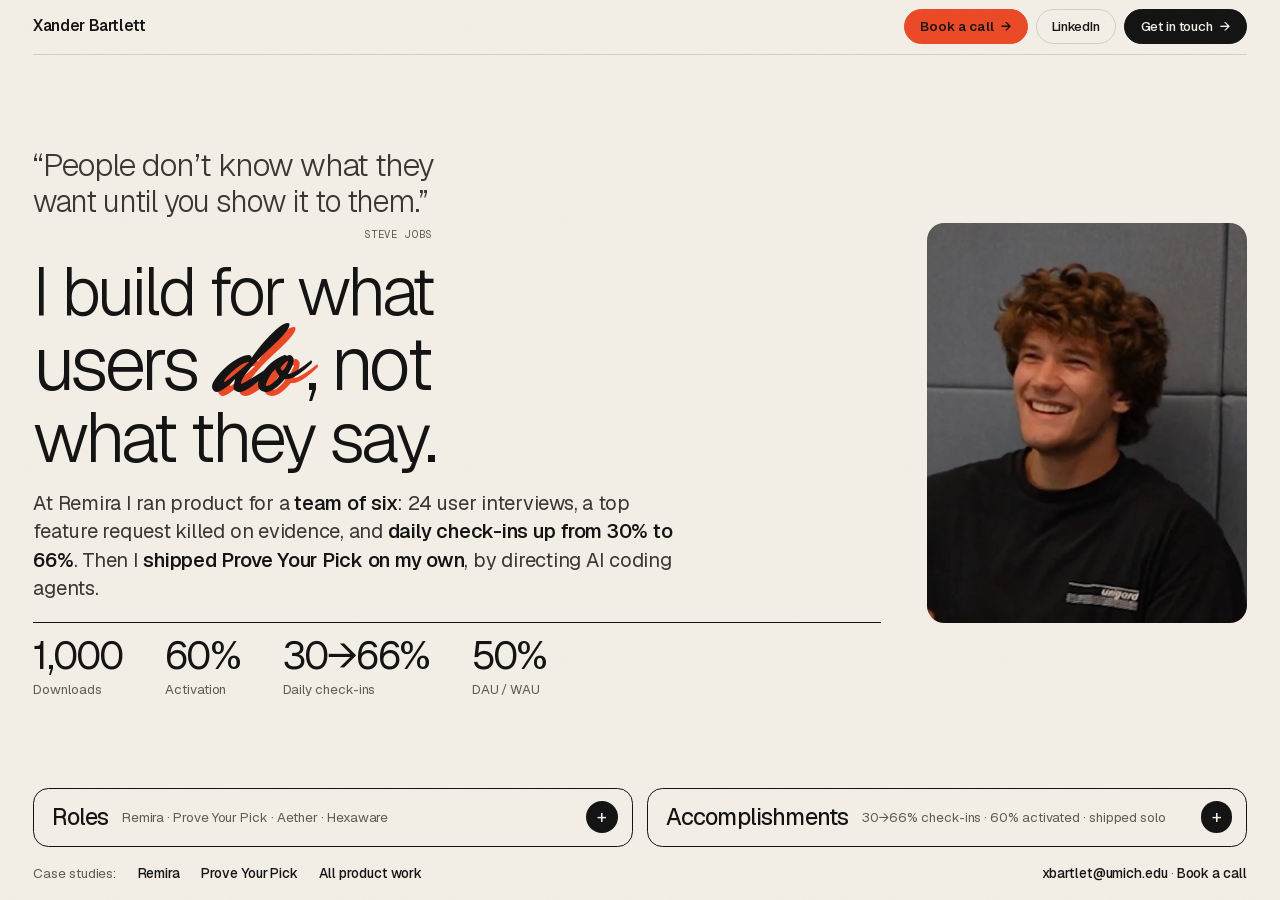
<file: pm/index.html>
<!doctype html>
<html lang="en">
<head>
<meta charset="utf-8">
<meta name="viewport" content="width=device-width, initial-scale=1, viewport-fit=cover">
<title>Xander Bartlett · Product</title>
<meta name="description" content="I build for what users do, not what they say. Ran product for a six-person team at Remira (daily check-ins up from 30% to 66%, 60% activation) and shipped Prove Your Pick solo by directing AI coding agents.">
<meta name="theme-color" content="#f4f0e8">
<link rel="icon" href="../assets/img/favicon.svg" type="image/svg+xml">
<meta property="og:type" content="website">
<meta property="og:title" content="Xander Bartlett · I build for what users do, not what they say">
<meta property="og:description" content="Ran product for a team of six at Remira: daily check-ins from 30% to 66%, 60% activation. Shipped Prove Your Pick solo with AI coding agents.">
<meta property="og:image" content="https://xanderbartlett.com/assets/img/og-pm.jpg">
<meta name="twitter:card" content="summary_large_image">
<link rel="preload" href="../assets/fonts/geist-latin.woff2" as="font" type="font/woff2" crossorigin>
<link rel="preload" href="../assets/fonts/geist-mono-latin.woff2" as="font" type="font/woff2" crossorigin>
<link rel="preload" href="../assets/fonts/mr-dafoe-latin.woff2" as="font" type="font/woff2" crossorigin>
<link rel="stylesheet" href="../assets/css/site.css">
<style>
  /* Quote + headline set as one block: every line is sized to fill the same
     width exactly (--w is the line's measured width at 100px), so the lines
     stay equal at any screen size. */
  .pm-stack { width: min(100%, 30rem); container-type: inline-size; }
  .pm-stack .ln { display: block; white-space: nowrap; font-size: 2rem; font-size: calc(100cqi * 100 / var(--w)); }
  .pm-quote { margin: 0; }
  .pm-quote blockquote { font-weight: 300; line-height: 1.16; color: var(--ink-2); }
  .pm-quote .ln { letter-spacing: -0.03em; }
  .pm-h .ln { letter-spacing: -0.048em; }
  .pm-quote figcaption { margin-top: 0.55rem; text-align: right; font-family: var(--mono); font-size: 0.8rem; letter-spacing: 0.08em; text-transform: uppercase; color: var(--muted); }
  .pitch h1.pm-h { margin-top: 1.1rem; max-width: none; font-size: 2rem; line-height: 1.02; }
  @media (max-width: 900px) {
    .pm-stack { width: 100%; }
    .pm-quote figcaption { font-size: 0.72rem; }
    .pitch h1.pm-h { font-size: 2rem; margin-top: 0.9rem; }
  }
</style>
</head>
<body class="home">
<div class="shell">

  <header class="topbar">
    <a class="brand" href="../" aria-label="Xander Bartlett, home">Xander Bartlett</a>
    <div class="topbar__end">
      <a class="btn btn--cal" href="https://cal.com/xander-bartlett-jmdq0e/30min" target="_blank" rel="noopener">Book a call <span class="arr" aria-hidden="true">&rarr;</span></a>
      <a class="btn btn--ghost" href="https://www.linkedin.com/in/xander-bartlett-557054325/" target="_blank" rel="noopener">LinkedIn</a>
      <a class="btn btn--ink" href="https://mail.google.com/mail/?view=cm&amp;fs=1&amp;to=xbartlet@umich.edu" target="_blank" rel="noopener" data-mailto="xbartlet@umich.edu">Get in touch <span class="arr" aria-hidden="true">&rarr;</span></a>
    </div>
  </header>

  <main class="home-main">

    <section class="pitch" aria-labelledby="pitch-h">
      <div class="pitch__copy">
        <div class="pm-stack">
          <figure class="pm-quote rise">
            <blockquote><p><span class="ln" style="--w:1253">&ldquo;People don&rsquo;t know what they</span><span class="ln" style="--w:1311">want until you show it to them.&rdquo;</span></p></blockquote>
            <figcaption>Steve Jobs</figcaption>
          </figure>
          <h1 id="pitch-h" class="pm-h rise" style="--d:1"><span class="ln" style="--w:592">I build for what</span><span class="ln" style="--w:532">users <span class="scr">do</span>, not</span><span class="ln" style="--w:573">what they say.</span></h1>
        </div>
        <p class="proof rise" style="--d:2">At Remira I ran product for a <strong>team of six</strong>: 24 user interviews, a top feature request killed on evidence, and <strong>daily check-ins up from 30% to 66%</strong>. Then I <strong>shipped Prove Your Pick on my own</strong>, by directing AI coding agents.</p>
        <div class="nums rise" style="--d:3" aria-label="Results">
          <div><div class="v">1,000</div><div class="k">Downloads</div></div>
          <div><div class="v">60%</div><div class="k">Activation</div></div>
          <div><div class="v">30&rarr;66%</div><div class="k">Daily check-ins</div></div>
          <div><div class="v">50%</div><div class="k">DAU / WAU</div></div>
        </div>
      </div>
      <figure class="portrait rise" style="--d:2"><img src="../assets/img/me-portrait.jpg" width="590" height="738" alt="Xander Bartlett, smiling, in a black t-shirt"></figure>
    </section>

    <section class="fold rise" style="--d:4" aria-label="Roles and accomplishments">
      <details>
        <summary>
          <h2>Roles</h2>
          <span class="peek">Remira &middot; Prove Your Pick &middot; Aether &middot; Hexaware</span>
          <span class="plus" aria-hidden="true">+</span>
        </summary>
        <ol>
          <li>
            <span class="who"><a class="ext" href="https://remira-ai.com" target="_blank" rel="noopener">Remira</a> <span class="role">&middot; Co-founder &amp; CMO, acting PM</span></span>
            <span class="when">2026&ndash;now</span>
            <span class="what">Owned discovery, the PRD and every trade-off call for a team of six across engineering, UX, design and business, through 200+ development hours.</span>
          </li>
          <li>
            <span class="who"><a class="ext" href="https://proveyourpick.com" target="_blank" rel="noopener">Prove Your Pick</a> <span class="role">&middot; Founder &amp; sole product owner</span></span>
            <span class="when">2026&ndash;now</span>
            <span class="what">Wrote the PRD, designed the product and shipped it end to end with no dev team, by directing AI coding agents.</span>
          </li>
          <li>
            <span class="who"><a class="ext" href="https://giftganache.com" target="_blank" rel="noopener">giftganache.com</a> <span class="role">&middot; My current product</span></span>
            <span class="when">Now</span>
          </li>
          <li>
            <span class="who"><a class="ext" href="https://www.runaether.dev" target="_blank" rel="noopener">Aether</a> <span class="role">&middot; Growth &amp; GTM lead, contract</span></span>
            <span class="when">Aug 2026&ndash;now</span>
            <span class="what">Audited the signup funnel, found that activation was the leak, and specced attribution and identity tracking with engineering.</span>
          </li>
          <li>
            <span class="who">Hexaware Technologies <span class="role">&middot; Business analyst intern</span></span>
            <span class="when">Jun&ndash;Aug 2026</span>
            <span class="what">Rebuilt a client's unit economics and pricing, moving projected six-year net cash from &minus;$28M to +$11.5M.</span>
          </li>
          <li>
            <span class="who">University of Michigan <span class="role">&middot; B.S. Economics</span></span>
            <span class="when">Class of 2028</span>
          </li>
        </ol>
      </details>

      <details>
        <summary>
          <h2>Accomplishments</h2>
          <span class="peek">30&rarr;66% check-ins &middot; 60% activated &middot; shipped solo</span>
          <span class="plus" aria-hidden="true">+</span>
        </summary>
        <ol>
          <li><span class="stat"><b>30% &rarr; 66% daily check-ins</b> after I rebuilt Remira's reflection as a one-tap flow that only asks what the data can't answer.</span><a class="rcpt" href="../product/#remira">Case study &rarr;</a></li>
          <li><span class="stat"><b>Killed the most-requested feature,</b> a calendar sync, after walkthroughs of real routines showed people wouldn't use it.</span><a class="rcpt" href="../product/#remira">Case study &rarr;</a></li>
          <li><span class="stat"><b>1,000 downloads, 60% activated,</b> with DAU/WAU held at 50% as the north star.</span><a class="rcpt" href="../product/#remira">Case study &rarr;</a></li>
          <li><span class="stat"><b>Invented the Reinforcing Cycle and Decision Zones,</b> the daily loop at the core of Remira.</span><a class="rcpt" href="../product/#remira">Case study &rarr;</a></li>
          <li><span class="stat"><b>A full web product, PRD to production, built solo</b> by directing AI coding agents.</span><a class="rcpt" href="../product/#pyp">Case study &rarr;</a></li>
          <li><span class="stat"><b>Four record-gaming exploits closed before launch,</b> and the scoring logic mutation-tested five ways.</span><a class="rcpt" href="../product/#pyp">Case study &rarr;</a></li>
          <li><span class="stat"><b>Found Aether's real constraint:</b> known visitors signed up at 90%+, so activation, not traffic, was the leak.</span><a class="rcpt" href="../gtm/#aether">Case study &rarr;</a></li>
        </ol>
      </details>
    </section>

    <div class="deeper rise" style="--d:5">
      <nav aria-label="Case studies"><span>Case studies:</span><a href="../product/#remira">Remira</a><a href="../product/#pyp">Prove Your Pick</a><a href="../product/">All product work</a></nav>
      <span><a href="https://mail.google.com/mail/?view=cm&amp;fs=1&amp;to=xbartlet@umich.edu" target="_blank" rel="noopener" data-mailto="xbartlet@umich.edu">xbartlet@umich.edu</a> &middot; <a href="https://cal.com/xander-bartlett-jmdq0e/30min" target="_blank" rel="noopener">Book a call</a></span>
    </div>
  </main>
</div>
<script src="../assets/js/site.js" defer></script>
</body>
</html>
</file>
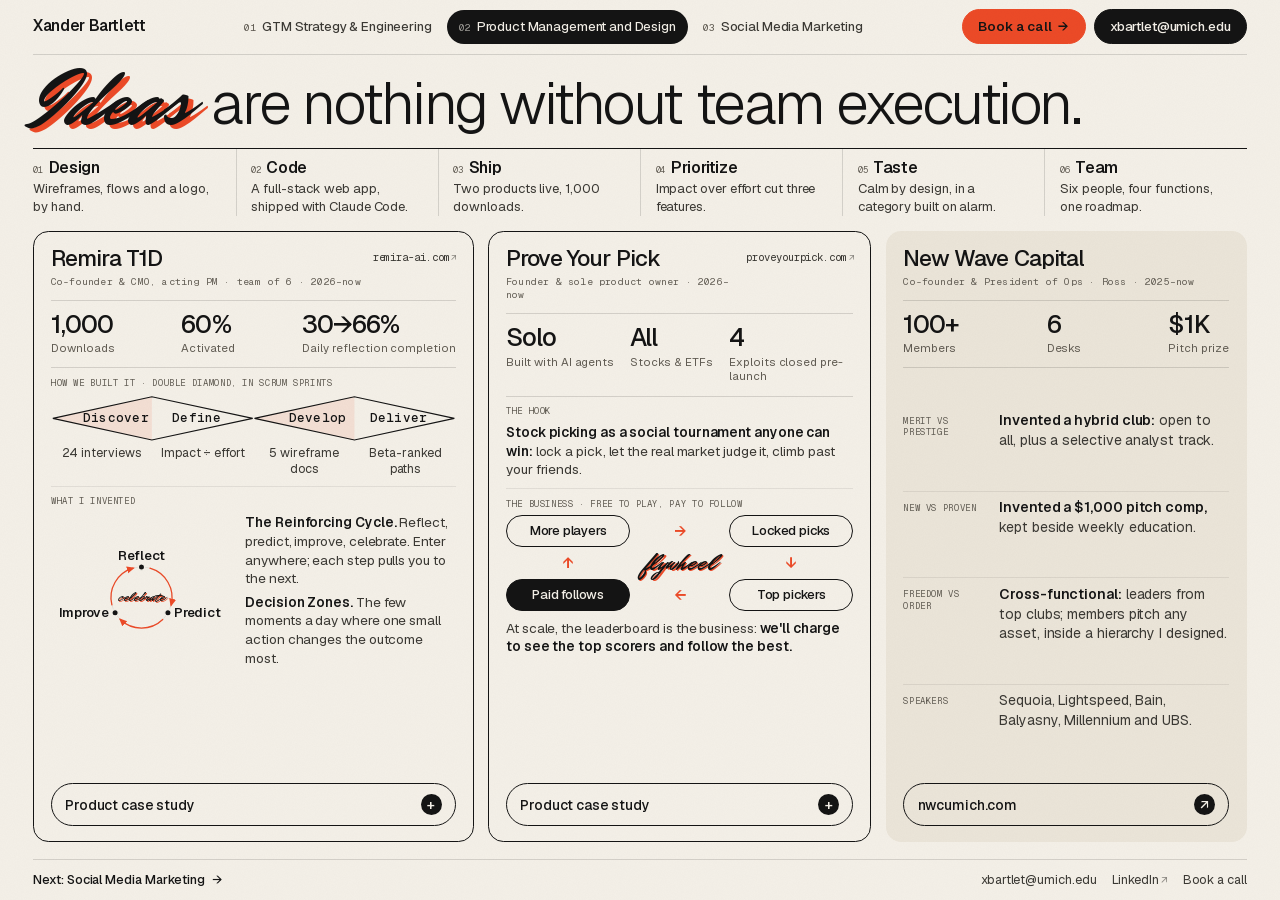
<file: product/index.html>
<!doctype html>
<html lang="en">
<head>
<meta charset="utf-8">
<meta name="viewport" content="width=device-width, initial-scale=1, viewport-fit=cover">
<title>Product Management and Design · Xander Bartlett</title>
<meta name="description" content="Ideas are nothing without team execution. Remira's Reinforcing Cycle and Decision Zones, Prove Your Pick built solo with AI agents, and New Wave Capital's hybrid club model.">
<meta name="theme-color" content="#f4f0e8">
<link rel="icon" href="../assets/img/favicon.svg" type="image/svg+xml">
<meta property="og:type" content="website">
<meta property="og:title" content="Product Management and Design · Xander Bartlett">
<meta property="og:description" content="Ideas are nothing without team execution. Remira, Prove Your Pick and New Wave Capital.">
<meta property="og:image" content="https://xanderbartlett.com/assets/img/og.jpg">
<meta name="twitter:card" content="summary_large_image">
<link rel="preload" href="../assets/fonts/geist-latin.woff2" as="font" type="font/woff2" crossorigin>
<link rel="preload" href="../assets/fonts/geist-mono-latin.woff2" as="font" type="font/woff2" crossorigin>
<link rel="preload" href="../assets/fonts/mr-dafoe-latin.woff2" as="font" type="font/woff2" crossorigin>
<link rel="stylesheet" href="../assets/css/site.css">
<style>
  .ph { grid-template-columns: 1fr; }
  .display--xl { font-size: 4.45rem; }
  .xps--pm { grid-template-columns: minmax(0, 1.22fr) minmax(0, 1.06fr) minmax(0, 1fr); }
  .xps--pm .stats { grid-template-columns: repeat(3, auto); justify-content: space-between; }
  .xp--quiet { background: var(--paper-2); border-color: transparent; }

  /* labelled blocks inside a card */
  .blk { padding: 0.65rem 0 0.1rem; }
  .blk + .blk { border-top: 1px solid var(--hair-2); margin-top: 0.55rem; }
  .blk .blk__k { font-family: var(--mono); font-size: 0.68rem; letter-spacing: 0.07em; text-transform: uppercase; color: var(--muted); margin-bottom: 0.4rem; }
  .blk p { font-size: 1.02rem; line-height: 1.38; color: var(--ink-2); }
  .blk p + p { margin-top: 0.35rem; }
  .blk strong { color: var(--ink); font-weight: 560; }

  /* double diamond (card) */
  .dd__svg { width: 100%; height: auto; overflow: visible; }
  .dds-n { font-family: var(--mono); font-size: 14px; font-weight: 500; letter-spacing: 0.02em; fill: var(--ink); }
  .dd__facts { display: grid; grid-template-columns: repeat(4, minmax(0, 1fr)); margin-top: 0.35rem; }
  .dd__facts span { font-size: 0.92rem; line-height: 1.25; color: var(--ink-2); text-align: center; }

  /* reinforcing cycle (card) */
  .inv { display: grid; grid-template-columns: 13.6rem minmax(0, 1fr); gap: 1rem; align-items: center; }
  .cycle { width: 100%; height: auto; overflow: visible; }
  .cy-l { font-family: var(--sans); font-weight: 560; fill: var(--ink); letter-spacing: -0.02em; }
  .cy-s { font-family: var(--mono); fill: var(--muted); }
  .cy-c { font-family: var(--script); font-size: 30px; }

  /* the four-step flywheel (card) */
  .loop4 { display: grid; grid-template-columns: minmax(0, 1fr) auto minmax(0, 1fr); column-gap: 0.7rem; grid-template-rows: auto 2.4rem auto; align-items: center; justify-items: center; margin: 0.15rem 0 0.55rem; }
  .loop4 .c { width: 100%; text-align: center; padding: 0.42rem 0.4rem; border: 1px solid var(--ink); border-radius: var(--pill); font-size: 0.98rem; font-weight: 500; letter-spacing: -0.015em; background: var(--paper); }
  .loop4 .c--money { background: var(--ink); color: var(--paper); }
  .loop4 i { font-style: normal; font-size: 1.15rem; line-height: 1; color: var(--accent); font-weight: 600; }
  .loop4 .fw { font-family: var(--script); font-size: 1.9rem; padding: 0 0.3rem; line-height: 1; color: var(--ink); text-shadow: 0.05em 0.04em 0 var(--accent); }

  /* new wave rows */
  .xp--quiet .tldr > div { grid-template-columns: 6.4rem minmax(0, 1fr); }

  /* ---------- case-study extras ---------- */
  .roles { display: grid; grid-template-columns: repeat(5, 1fr); gap: 0.6rem; margin-top: 1.4rem; }
  .role { border: 1px solid var(--hair); border-radius: 0.9rem; padding: 0.9rem; }
  .role .v { font-size: 1.9rem; font-weight: 400; letter-spacing: -0.04em; line-height: 1; }
  .role .k { margin-top: 0.4rem; font-size: 0.92rem; color: var(--ink-2); }
  .role--me { background: var(--ink); color: var(--paper); border-color: var(--ink); }
  .role--me .k { color: rgba(244, 240, 232, 0.78); }
  .dd-lg { width: 100%; height: auto; margin-top: 1.4rem; overflow: visible; }
  .ddl-n { font-family: var(--sans); font-size: 21px; font-weight: 560; letter-spacing: -0.02em; fill: var(--ink); }
  .ddl-s { font-family: var(--mono); font-size: 11.5px; letter-spacing: 0.06em; text-transform: uppercase; fill: var(--muted); }
  .ddl-c { font-family: var(--mono); font-size: 12.5px; letter-spacing: 0.04em; fill: var(--ink-2); }
  .q-swap { display: grid; grid-template-columns: 1fr 2.2rem 1fr; gap: 0.6rem; align-items: center; margin-top: 1.2rem; }
  .q-swap > div { border-radius: 1rem; padding: 1rem 1.1rem; font-size: 1.05rem; line-height: 1.4; }
  .q-swap .before { background: var(--paper-2); color: var(--ink-2); }
  .q-swap .before small, .q-swap .after small { display: block; margin-bottom: 0.35rem; font-family: var(--mono); font-size: 0.66rem; letter-spacing: 0.07em; text-transform: uppercase; }
  .q-swap .before small { color: var(--muted); }
  .q-swap .after { background: var(--ink); color: var(--paper); }
  .q-swap .after small { color: var(--accent); }
  .q-swap > i { font-style: normal; text-align: center; font-size: 1.3rem; color: var(--accent); }
  .cyc-wrap { display: grid; grid-template-columns: 21rem 1fr; gap: 2.4rem; align-items: center; margin-top: 1.4rem; }
  .cyc-wrap .cycle { max-width: 21rem; }
  .s321 { display: grid; grid-template-columns: repeat(3, 1fr); gap: 0.8rem; margin-top: 1.4rem; }
  .s321 > div { border: 1px solid var(--hair); border-radius: 1rem; padding: 1rem 1.1rem; }
  .s321 .n { font-size: 2.2rem; font-weight: 400; letter-spacing: -0.04em; line-height: 1; }
  .s321 h4 { margin: 0.35rem 0 0.5rem; font-weight: 540; font-size: 1.1rem; letter-spacing: -0.02em; }
  .s321 ul { list-style: none; display: flex; flex-wrap: wrap; gap: 0.35rem; }
  .s321 li { font-size: 0.92rem; padding: 0.22rem 0.6rem; border-radius: var(--pill); border: 1px solid var(--hair); color: var(--ink-2); }
  .dz-legend { display: grid; grid-template-columns: repeat(5, 1fr); gap: 0.8rem; margin-top: 1rem; }
  .dz-legend div { font-size: 0.95rem; color: var(--ink-2); line-height: 1.4; }
  .dz-legend b { display: flex; align-items: center; gap: 0.45rem; color: var(--ink); font-weight: 540; margin-bottom: 0.2rem; }
  .dz-legend b i { width: 1.25rem; height: 1.25rem; border-radius: 50%; border: 1.5px solid var(--ink); display: grid; place-items: center; font-style: normal; font-family: var(--mono); font-size: 0.65rem; flex: none; }
  .dz-legend .hi i { background: var(--accent); }
  .dz-legend .ok i { background: var(--ink); color: var(--paper); }
  .notif { display: grid; grid-template-columns: repeat(2, 1fr); gap: 0.8rem; margin-top: 1.4rem; }
  .notif div { background: var(--paper-3); border: 1px solid var(--hair); border-radius: 1rem; padding: 0.85rem 1rem; font-size: 1rem; line-height: 1.4; }
  .notif div small { display: block; margin-bottom: 0.3rem; font-family: var(--mono); font-size: 0.66rem; letter-spacing: 0.06em; text-transform: uppercase; color: var(--muted); }
  .flow { display: grid; grid-template-columns: repeat(5, 1fr); margin-top: 1.4rem; border: 1px solid var(--ink); border-radius: 1rem; overflow: hidden; }
  .flow div { padding: 1rem; border-right: 1px solid var(--hair); }
  .flow div:last-child { border-right: 0; background: var(--ink); color: var(--paper); }
  .flow div:last-child p { color: rgba(244, 240, 232, 0.78); }
  .flow b { display: block; font-weight: 540; font-size: 1.1rem; letter-spacing: -0.02em; margin: 0.35rem 0 0.25rem; }
  .flow p { font-size: 0.95rem; color: var(--ink-2); line-height: 1.4; }
  .fly-wrap { display: grid; grid-template-columns: 30rem 1fr; gap: 2.4rem; align-items: center; margin-top: 1.4rem; }
  .fly { width: 100%; height: auto; overflow: visible; }
  .fw-l { font-family: var(--sans); font-weight: 560; fill: var(--ink); letter-spacing: -0.02em; }
  .fw-s { font-family: var(--mono); fill: var(--muted); }
  .fw-c { font-family: var(--script); }
  .fly-points { list-style: none; }
  .fly-points li { padding: 0.75rem 0; border-bottom: 1px solid var(--hair); font-size: 1.05rem; line-height: 1.45; color: var(--ink-2); }
  .fly-points li:first-child { border-top: 1.5px solid var(--ink); }
  .fly-points strong { color: var(--ink); }
  .hld { display: grid; grid-template-columns: 1fr 2rem 1fr 2rem 1.15fr 2rem 1.15fr; align-items: stretch; margin-top: 1.4rem; }
  .hld > i { align-self: center; text-align: center; font-style: normal; font-size: 1.2rem; color: var(--accent); }
  .hld__n { border: 1px solid var(--ink); border-radius: 1rem; padding: 0.9rem 1rem; }
  .hld__n .k { display: block; font-family: var(--mono); font-size: 0.66rem; letter-spacing: 0.07em; text-transform: uppercase; color: var(--muted); }
  .hld__n b { display: block; margin-top: 0.3rem; font-weight: 560; font-size: 1.08rem; letter-spacing: -0.02em; }
  .hld__n small { display: block; margin-top: 0.25rem; font-size: 0.9rem; color: var(--ink-2); line-height: 1.35; }
  .hld__n--me { background: var(--ink); color: var(--paper); }
  .hld__n--me .k { color: var(--accent); }
  .hld__n--me small { color: rgba(244, 240, 232, 0.78); }
  .hld-side { display: flex; flex-wrap: wrap; gap: 0.5rem 1.4rem; margin-top: 0.9rem; font-size: 0.95rem; color: var(--ink-2); }
  .hld-side b { color: var(--ink); font-weight: 540; }
  .stack-chips { display: flex; flex-wrap: wrap; gap: 0.45rem; margin-top: 1.2rem; }
  .stack-chips .chip { height: 1.9rem; font-size: 0.72rem; }
  .cta-row { display: flex; flex-wrap: wrap; gap: 0.6rem; margin-top: 1.6rem; }

  @media (max-width: 900px) {
    .display--xl { font-size: 2.5rem; }
    .loop4 .c { font-size: 0.86rem; padding: 0.4rem 0.3rem; }
    .loop4 .fw { font-size: 1.5rem; }
    .skills { --n: 2 !important; }
    .xps--pm { grid-template-columns: 1fr; }
    .xps--pm .stats { justify-content: start; column-gap: 2rem; }
    .inv { grid-template-columns: 1fr; }
    .inv .cycle { max-width: 19rem; margin: 0 auto; }
    .roles { grid-template-columns: 1fr 1fr; }
    .q-swap { grid-template-columns: 1fr; }
    .q-swap > i { transform: rotate(90deg); }
    .cyc-wrap, .fly-wrap { grid-template-columns: 1fr; }
    .s321, .dz-legend, .notif, .flow { grid-template-columns: 1fr; }
    .flow div { border-right: 0; border-bottom: 1px solid var(--hair); }
    .hld { grid-template-columns: 1fr; row-gap: 0.4rem; }
    .hld > i { transform: rotate(90deg); }
  }
</style>
</head>
<body>
<div class="shell">

  <header class="topbar">
    <a class="brand" href="../" aria-label="Xander Bartlett, home">Xander Bartlett</a>
    <nav class="tabs" aria-label="Pages">
      <a class="tab" href="../gtm/"><span class="n">01</span>GTM Strategy &amp; Engineering</a>
      <a class="tab" href="../product/" aria-current="page"><span class="n">02</span>Product Management and Design</a>
      <a class="tab" href="../social/"><span class="n">03</span>Social Media Marketing</a>
    </nav>
    <div class="topbar__end"><a class="btn btn--cal" href="https://cal.com/xander-bartlett-jmdq0e/30min" target="_blank" rel="noopener">Book a call <span class="arr" aria-hidden="true">&rarr;</span></a><a class="btn btn--ink" href="https://mail.google.com/mail/?view=cm&amp;fs=1&amp;to=xbartlet@umich.edu" target="_blank" rel="noopener" data-mailto="xbartlet@umich.edu">xbartlet@umich.edu</a></div>
  </header>

  <main class="page">
    <header class="ph">
      <h1 class="display display--xl rise"><span class="scr">Ideas</span> are nothing without team execution.</h1>
    </header>

    <section class="skills rise" style="--d:2; --n:6" aria-label="Key skills">
      <div class="skill"><h2><span class="n">01</span>Design</h2><p>Wireframes, flows and a logo, by hand.</p></div>
      <div class="skill"><h2><span class="n">02</span>Code</h2><p>A full-stack web app, shipped with Claude Code.</p></div>
      <div class="skill"><h2><span class="n">03</span>Ship</h2><p>Two products live, 1,000 downloads.</p></div>
      <div class="skill"><h2><span class="n">04</span>Prioritize</h2><p>Impact over effort cut three features.</p></div>
      <div class="skill"><h2><span class="n">05</span>Taste</h2><p>Calm by design, in a category built on alarm.</p></div>
      <div class="skill"><h2><span class="n">06</span>Team</h2><p>Six people, four functions, one roadmap.</p></div>
    </section>

    <section class="xps xps--pm" aria-label="Products">
      <!-- REMIRA -->
      <article class="xp rise" style="--d:3">
        <div class="xp__top">
          <div><h2 class="xp__name">Remira T1D</h2><p class="xp__meta">Co-founder &amp; CMO, acting PM &middot; team of 6 &middot; 2026&ndash;now</p></div>
          <a class="xp__handle ext" href="https://remira-ai.com" target="_blank" rel="noopener">remira-ai.com</a>
        </div>
        <div class="stats">
          <div class="stat"><div class="v">1,000</div><div class="k">Downloads</div></div>
          <div class="stat"><div class="v">60%</div><div class="k">Activated</div></div>
          <div class="stat"><div class="v">30&rarr;66%</div><div class="k">Daily reflection completion</div></div>
        </div>
        <div class="blk">
          <p class="blk__k">How we built it &middot; Double Diamond, in Scrum sprints</p>
          <svg class="dd__svg" viewBox="0 0 450 52" role="img" aria-labelledby="dds-t"><title id="dds-t">Double Diamond: discover, define, develop, deliver</title><path d="M2 26L112 2V50Z" fill="var(--accent-wash)"/><path d="M226 26L337 2V50Z" fill="var(--accent-wash)"/><path d="M2 26L112 2L224 26L112 50Z" fill="none" stroke="var(--ink)" stroke-width="1.3"/><path d="M226 26L337 2L448 26L337 50Z" fill="none" stroke="var(--ink)" stroke-width="1.3"/><text x="72" y="30.5" text-anchor="middle" class="dds-n">Discover</text><text x="162" y="30.5" text-anchor="middle" class="dds-n">Define</text><text x="296" y="30.5" text-anchor="middle" class="dds-n">Develop</text><text x="386" y="30.5" text-anchor="middle" class="dds-n">Deliver</text></svg>
          <div class="dd__facts"><span>24 interviews</span><span>Impact &divide; effort</span><span>5 wireframe docs</span><span>Beta-ranked paths</span></div>
        </div>
        <div class="blk">
          <p class="blk__k">What I invented</p>
          <div class="inv">
            <svg class="cycle" viewBox="0 0 344 168" role="img" aria-labelledby="rc1-t"><title id="rc1-t">The Reinforcing Cycle: reflect on yesterday, predict today's decision zones, improve, and celebrate each lap.</title><defs><marker id="rc1-ah" viewBox="0 0 10 10" refX="7" refY="5" markerWidth="7" markerHeight="7" orient="auto-start-reverse"><path d="M0 1L9 5L0 9z" fill="var(--accent)"/></marker></defs><circle cx="172" cy="98" r="58" fill="none" stroke="var(--hair)" stroke-width="1"/><g fill="none" stroke="var(--accent)" stroke-width="2.4" stroke-linecap="round"><path d="M188.0 42.2A58 58 0 0 1 228.3 112.0" marker-end="url(#rc1-ah)"/><path d="M212.3 139.7A58 58 0 0 1 131.7 139.7" marker-end="url(#rc1-ah)"/><path d="M115.7 112.0A58 58 0 0 1 156.0 42.2" marker-end="url(#rc1-ah)"/></g><circle cx="172.0" cy="40.0" r="6" fill="var(--ink)" stroke="var(--paper)" stroke-width="2.5"/><text x="172.0" y="26.0" text-anchor="middle" class="cy-l" style="font-size:25px">Reflect</text><circle cx="222.2" cy="127.0" r="6" fill="var(--ink)" stroke="var(--paper)" stroke-width="2.5"/><text x="234.2" y="135.0" text-anchor="start" class="cy-l" style="font-size:25px">Predict</text><circle cx="121.8" cy="127.0" r="6" fill="var(--ink)" stroke="var(--paper)" stroke-width="2.5"/><text x="109.8" y="135.0" text-anchor="end" class="cy-l" style="font-size:25px">Improve</text><text x="173.8" y="106" text-anchor="middle" class="cy-c" style="font-size:25px" fill="var(--accent)">celebrate</text><text x="172" y="104.5" text-anchor="middle" class="cy-c" style="font-size:25px" fill="var(--ink)">celebrate</text></svg>
            <div>
              <p><strong>The Reinforcing Cycle.</strong> Reflect, predict, improve, celebrate. Enter anywhere; each step pulls you to the next.</p>
              <p><strong>Decision Zones.</strong> The few moments a day where one small action changes the outcome most.</p>
            </div>
          </div>
        </div>
        <button class="open-cs" type="button" data-open="remira" aria-haspopup="dialog">Product case study <span class="plus" aria-hidden="true">+</span></button>
      </article>

      <!-- PROVE YOUR PICK -->
      <article class="xp rise" style="--d:4">
        <div class="xp__top">
          <div><h2 class="xp__name">Prove Your Pick</h2><p class="xp__meta">Founder &amp; sole product owner &middot; 2026&ndash;now</p></div>
          <a class="xp__handle ext" href="https://proveyourpick.com" target="_blank" rel="noopener">proveyourpick.com</a>
        </div>
        <div class="stats">
          <div class="stat"><div class="v">Solo</div><div class="k">Built with AI agents</div></div>
          <div class="stat"><div class="v">All</div><div class="k">Stocks &amp; ETFs</div></div>
          <div class="stat"><div class="v">4</div><div class="k">Exploits closed pre-launch</div></div>
        </div>
        <div class="blk">
          <p class="blk__k">The hook</p>
          <p><strong>Stock picking as a social tournament anyone can win:</strong> lock a pick, let the real market judge it, climb past your friends.</p>
        </div>
        <div class="blk">
          <p class="blk__k">The business &middot; free to play, pay to follow</p>
          <div class="loop4" role="img" aria-label="The flywheel: more players lock more picks, locked picks prove the top pickers, people pay to follow them, and that brings more players.">
            <span class="c">More players</span><i aria-hidden="true">&rarr;</i><span class="c">Locked picks</span>
            <i aria-hidden="true">&uarr;</i><span class="fw" aria-hidden="true">flywheel</span><i aria-hidden="true">&darr;</i>
            <span class="c c--money">Paid follows</span><i aria-hidden="true">&larr;</i><span class="c">Top pickers</span>
          </div>
          <p>At scale, the leaderboard is the business: <strong>we'll charge to see the top scorers and follow the best.</strong></p>
        </div>
        <button class="open-cs" type="button" data-open="pyp" aria-haspopup="dialog">Product case study <span class="plus" aria-hidden="true">+</span></button>
      </article>

      <!-- NEW WAVE CAPITAL -->
      <article class="xp xp--quiet rise" style="--d:5">
        <div class="xp__top">
          <div><h2 class="xp__name">New Wave Capital</h2><p class="xp__meta">Co-founder &amp; President of Ops &middot; Ross &middot; 2025&ndash;now</p></div>
        </div>
        <div class="stats">
          <div class="stat"><div class="v">100+</div><div class="k">Members</div></div>
          <div class="stat"><div class="v">6</div><div class="k">Desks</div></div>
          <div class="stat"><div class="v">$1K</div><div class="k">Pitch prize</div></div>
        </div>
        <dl class="tldr">
          <div><dt>Merit vs prestige</dt><dd><strong>Invented a hybrid club:</strong> open to all, plus a selective analyst track.</dd></div>
          <div><dt>New vs proven</dt><dd><strong>Invented a $1,000 pitch comp,</strong> kept beside weekly education.</dd></div>
          <div><dt>Freedom vs order</dt><dd><strong>Cross-functional:</strong> leaders from top clubs; members pitch any asset, inside a hierarchy I designed.</dd></div>
          <div><dt>Speakers</dt><dd>Sequoia, Lightspeed, Bain, Balyasny, Millennium and UBS.</dd></div>
        </dl>
        <a class="open-cs" href="https://nwcumich.com" target="_blank" rel="noopener">nwcumich.com <span class="plus" aria-hidden="true">&#8599;</span></a>
      </article>
    </section>
  </main>

  <footer class="foot">
    <a class="foot__next" href="../social/">Next: Social Media Marketing <span class="arr" aria-hidden="true">&rarr;</span></a>
    <div class="foot__links">
      <a href="https://mail.google.com/mail/?view=cm&amp;fs=1&amp;to=xbartlet@umich.edu" target="_blank" rel="noopener" data-mailto="xbartlet@umich.edu">xbartlet@umich.edu</a>
      <a class="ext" href="https://www.linkedin.com/in/xander-bartlett-557054325/" target="_blank" rel="noopener">LinkedIn</a>
      <a href="https://cal.com/xander-bartlett-jmdq0e/30min" target="_blank" rel="noopener">Book a call</a>
    </div>
  </footer>
</div>

<!-- =====================================================================
     CASE STUDY: REMIRA (product lens)
     ===================================================================== -->
<dialog class="cs" id="cs-remira" aria-labelledby="cs-remira-t">
  <div class="cs__bar">
    <span class="eyebrow"><span class="num">Case study</span><span class="dash"></span>Remira T1D, product</span>
    <button class="cs__close" type="button" data-close>Close <kbd>Esc</kbd><span class="x" aria-hidden="true">&times;</span></button>
  </div>
  <div class="cs__scroll" tabindex="-1" autofocus><div class="cs__body">
    <p class="eyebrow">Remira T1D &middot; Co-founder &amp; CMO, acting PM &middot; 2026 to now</p>
    <h2 class="cs-title" id="cs-remira-t">Built to <span class="scr">lighten</span> the load, not add to it.</h2>
    <p class="cs-intro">Remira reads a Dexcom CGM and turns raw glucose data into a forecast of the patterns you'll face today, the few decisions that matter most, and a daily recap of what worked. I co-founded it and ran product with a six-person cross-functional team. The lesson: the product was never my vision alone. It came from listening to users, borrowing from giant consumer apps, and iterating.</p>

    <div class="kpis">
      <div><div class="v">1,000</div><div class="k">App Store downloads</div></div>
      <div><div class="v">60%</div><div class="k">Download to activation</div></div>
      <div><div class="v">50%</div><div class="k">DAU / WAU, the north star</div></div>
      <div><div class="v">+120%</div><div class="k">Daily reflection completion, 30% to 66%</div></div>
      <div><div class="v">24</div><div class="k">User interviews</div></div>
      <div><div class="v">6</div><div class="k">People, four functions</div></div>
      <div><div class="v">200+</div><div class="k">Development hours led</div></div>
      <div><div class="v">5.0&#9733;</div><div class="k">26 App Store ratings</div></div>
    </div>

    <section>
      <span class="eyebrow">01 &middot; The team</span>
      <h3 class="sec">I didn't write the code. I made sure the right thing got built.</h3>
      <p class="sec-sub">We ran Scrum sprints. I owned the backlog, the PRD, the specs and the trade-off calls, and built the glucose visualizations myself. Engineering, UX, design and business shipped against them.</p>
      <div class="roles">
        <div class="role"><div class="v">2</div><div class="k">Engineering</div></div>
        <div class="role"><div class="v">2</div><div class="k">UX</div></div>
        <div class="role"><div class="v">1</div><div class="k">Design</div></div>
        <div class="role"><div class="v">1</div><div class="k">Business</div></div>
        <div class="role role--me"><div class="v">Me</div><div class="k">PM: discovery, PRD, priorities, specs</div></div>
      </div>
    </section>

    <section>
      <span class="eyebrow">02 &middot; The process</span>
      <h3 class="sec">Double Diamond: widen, narrow, twice.</h3>
      <svg class="dd-lg" viewBox="0 0 900 272" role="img" aria-labelledby="ddl-t"><title id="ddl-t">The Double Diamond: discover and define the problem, then develop and deliver the solution. Each diamond widens, then narrows.</title><defs><marker id="ddl-ah" viewBox="0 0 10 10" refX="8" refY="5" markerWidth="7" markerHeight="7" orient="auto"><path d="M0 1L9 5L0 9z" fill="var(--ink)"/></marker></defs><path d="M20 140L235 45V235Z" fill="var(--accent-wash)"/><path d="M20 140L235 45L450 140L235 235Z" fill="none" stroke="var(--ink)" stroke-width="1.6"/><line x1="235" y1="45" x2="235" y2="235" stroke="var(--hair)" stroke-width="1"/><path d="M450 140L665 45V235Z" fill="var(--accent-wash)"/><path d="M450 140L665 45L880 140L665 235Z" fill="none" stroke="var(--ink)" stroke-width="1.6"/><line x1="665" y1="45" x2="665" y2="235" stroke="var(--hair)" stroke-width="1"/><text x="140" y="134" text-anchor="middle" class="ddl-n">Discover</text><text x="140" y="156" text-anchor="middle" class="ddl-s">Widen</text><text x="330" y="134" text-anchor="middle" class="ddl-n">Define</text><text x="330" y="156" text-anchor="middle" class="ddl-s">Narrow</text><text x="570" y="134" text-anchor="middle" class="ddl-n">Develop</text><text x="570" y="156" text-anchor="middle" class="ddl-s">Widen</text><text x="760" y="134" text-anchor="middle" class="ddl-n">Deliver</text><text x="760" y="156" text-anchor="middle" class="ddl-s">Narrow</text><text x="127" y="22" text-anchor="middle" class="ddl-c">Interviews</text><text x="343" y="22" text-anchor="middle" class="ddl-c">Impact vs effort</text><text x="557" y="22" text-anchor="middle" class="ddl-c">Wireframes</text><text x="773" y="22" text-anchor="middle" class="ddl-c">Beta-tested</text><text x="235" y="268" text-anchor="middle" class="ddl-c">The right problem</text><text x="665" y="268" text-anchor="middle" class="ddl-c">The right solution</text></svg>
      <div class="grid-4" style="margin-top:1.2rem">
        <div class="note"><span class="eyebrow">Discover</span><h4>Ask what they do, not what they want.</h4><p>24 interviews with patients, doctors, a former competitor, activists and creators. I lived in the T1D TikTok feed and tore down Duolingo, Flo and Strava.</p></div>
        <div class="note"><span class="eyebrow">Define</span><h4>Impact over effort.</h4><p>Cut discussion forums (low impact, high effort), Google Calendar sync (low impact), and sponsored spotlights (high effort). What was left became one core thesis.</p></div>
        <div class="note"><span class="eyebrow">Develop</span><h4>Wireframe, then invent.</h4><p>Five 30-page wireframe docs turned complex mechanics into dead-simple screens. Out of them came the Reinforcing Cycle and Decision Zones.</p></div>
        <div class="note"><span class="eyebrow">Deliver</span><h4>Let users choose.</h4><p>Three paths, ranked by beta testers. I finished the winner with a UI designer, then walked the dev team through the high-fidelity design.</p></div>
      </div>
      <div class="q-swap">
        <div class="before"><small>How I asked at first</small>"Do you want schedule-based insights, like Google Calendar? More insights, or fewer?"</div>
        <i aria-hidden="true">&rarr;</i>
        <div class="after"><small>How I learned to ask</small>"Walk me through your daily routine on your phone. How often do you check your calendar? What insights actually help?"</div>
      </div>
    </section>

    <section>
      <span class="eyebrow">03 &middot; The core thesis</span>
      <h3 class="sec">Three reasons to come back, each borrowed from an app people already love.</h3>
      <table class="tbl">
        <thead><tr><th>Users need a reason to</th><th>Borrowed from</th><th>Why that app</th><th>What shipped</th></tr></thead>
        <tbody>
          <tr><td><strong>Check it every day</strong></td><td>Duolingo</td><td>A chore that only works once it's a habit</td><td>Habit-forming notifications and a daily recap</td></tr>
          <tr><td><strong>Stay long-term</strong></td><td>Strava</td><td>Motivation to improve, and connection over consistency, not performance</td><td>Streaks and a monthly report that charges up</td></tr>
          <tr><td><strong>Share it</strong></td><td>Flo</td><td>A chronic pain point and the community around it</td><td>Shared insights that connect diabetics with each other</td></tr>
        </tbody>
      </table>
    </section>

    <section>
      <span class="eyebrow">04 &middot; Invention</span>
      <h3 class="sec">The Reinforcing Cycle.</h3>
      <p class="sec-sub">Most diabetes apps are dashboards: they show you numbers and leave the work to you. Remira is a loop. You can enter at any point, every point moves you to the next, and moving through it feels good, so you want to keep going.</p>
      <div class="cyc-wrap">
        <svg class="cycle" viewBox="0 0 260 214" role="img" aria-labelledby="rc2-t"><title id="rc2-t">The Reinforcing Cycle: reflect on yesterday, predict today's decision zones, improve, and celebrate each lap.</title><defs><marker id="rc2-ah" viewBox="0 0 10 10" refX="7" refY="5" markerWidth="7" markerHeight="7" orient="auto-start-reverse"><path d="M0 1L9 5L0 9z" fill="var(--accent)"/></marker></defs><circle cx="130" cy="104" r="66" fill="none" stroke="var(--hair)" stroke-width="1"/><g fill="none" stroke="var(--accent)" stroke-width="2" stroke-linecap="round"><path d="M147.1 40.2A66 66 0 0 1 193.8 121.1" marker-end="url(#rc2-ah)"/><path d="M176.7 150.7A66 66 0 0 1 83.3 150.7" marker-end="url(#rc2-ah)"/><path d="M66.2 121.1A66 66 0 0 1 112.9 40.2" marker-end="url(#rc2-ah)"/></g><circle cx="130.0" cy="38.0" r="5.5" fill="var(--ink)" stroke="var(--paper)" stroke-width="2.5"/><text x="130.0" y="14.0" text-anchor="middle" class="cy-l" style="font-size:15px">Reflect</text><text x="130.0" y="27.0" text-anchor="middle" class="cy-s" style="font-size:9.5px">yesterday's recap</text><circle cx="187.2" cy="137.0" r="5.5" fill="var(--ink)" stroke="var(--paper)" stroke-width="2.5"/><text x="199.2" y="155.0" text-anchor="start" class="cy-l" style="font-size:15px">Predict</text><text x="199.2" y="168.0" text-anchor="start" class="cy-s" style="font-size:9.5px">today's zones</text><circle cx="72.8" cy="137.0" r="5.5" fill="var(--ink)" stroke="var(--paper)" stroke-width="2.5"/><text x="60.8" y="155.0" text-anchor="end" class="cy-l" style="font-size:15px">Improve</text><text x="60.8" y="168.0" text-anchor="end" class="cy-s" style="font-size:9.5px">act and track</text><text x="131.8" y="111.5" text-anchor="middle" class="cy-c" fill="var(--accent)">celebrate</text><text x="130" y="110" text-anchor="middle" class="cy-c" fill="var(--ink)">celebrate</text><text x="130" y="125" text-anchor="middle" class="cy-s" style="font-size:8.5px">every lap, sharper</text></svg>
        <div class="grid-2" style="gap:1.4rem">
          <div class="note"><span class="eyebrow">Reflect</span><h4>Yesterday, wrapped.</h4><p>Every 24 hours: what happened, one good thing, and whether yesterday's decision zones worked.</p></div>
          <div class="note"><span class="eyebrow">Predict</span><h4>Today, forecast.</h4><p>The next hours, with predicted decision zones from your routine and the mode you pick: work day, day off, sick, vacation.</p></div>
          <div class="note"><span class="eyebrow">Improve</span><h4>Act, then measure.</h4><p>A zone that helped stays. One that didn't gets replaced. The engine calibrates to your body, not an average one.</p></div>
          <div class="note"><span class="eyebrow">Celebrate</span><h4>Make progress visible.</h4><p>Streaks, XP and insight-engine levels: the reward that brings people back tomorrow.</p></div>
        </div>
      </div>
    </section>

    <section>
      <span class="eyebrow">05 &middot; Invention</span>
      <h3 class="sec">Decision Zones.</h3>
      <p class="sec-sub">The few moments in a day where a small action changes the outcome most, anchored to the routine rather than the clock. What mattered was pre-empting patterns rather than announcing when they'll happen, iterating on decisions until the right method sticks, celebrating improvement, and motivating through failure.</p>
      <figure class="chart">
        <svg viewBox="0 0 720 270" role="img" aria-labelledby="dz-t dz-d">
<title id="dz-t">Decision zones on an illustrative day</title>
<desc id="dz-d">A glucose curve across 24 hours with five decision zones: a late-night high, a morning high, a successful afternoon correction, an evening high and a night low.</desc>
<rect x="44" y="107.4" width="660" height="83.8" fill="var(--paper-2)"/>
<g class="grid axis">
<line x1="44" x2="704" y1="191.2" y2="191.2"/><text x="36" y="194.7" text-anchor="end">70</text>
<line x1="44" x2="704" y1="107.4" y2="107.4"/><text x="36" y="110.9" text-anchor="end">180</text>
<text x="44.0" y="232" text-anchor="middle">12a</text>
<text x="209.0" y="232" text-anchor="middle">6a</text>
<text x="374.0" y="232" text-anchor="middle">12p</text>
<text x="539.0" y="232" text-anchor="middle">6p</text>
<text x="704.0" y="232" text-anchor="middle">12a</text>
<line x1="44" x2="704" y1="214" y2="214"/></g>
<text class="lbl" x="170.5" y="183.2" text-anchor="start">target range 70&ndash;180 mg/dL</text>
<path d="M44.0 130.2 C48.6 126.2 62.3 112.6 71.5 105.9 C80.7 99.1 89.8 91.9 99.0 89.9 C108.2 87.8 117.3 89.7 126.5 93.7 C135.7 97.6 144.8 107.4 154.0 113.5 C163.2 119.6 172.3 126.2 181.5 130.2 C190.7 134.3 199.8 137.8 209.0 137.8 C218.2 137.8 227.3 135.1 236.5 130.2 C245.7 125.4 254.8 117.0 264.0 108.9 C273.2 100.8 282.3 87.3 291.5 81.5 C300.7 75.7 309.8 71.6 319.0 73.9 C328.2 76.2 337.3 87.8 346.5 95.2 C355.7 102.6 364.8 115.5 374.0 118.0 C383.2 120.6 392.3 113.7 401.5 110.4 C410.7 107.1 419.8 95.2 429.0 98.2 C438.2 101.3 447.3 119.8 456.5 128.7 C465.7 137.6 474.8 148.3 484.0 151.6 C493.2 154.9 502.3 152.3 511.5 148.5 C520.7 144.7 529.8 137.8 539.0 128.7 C548.2 119.6 557.3 101.3 566.5 93.7 C575.7 86.1 584.8 78.4 594.0 83.0 C603.2 87.6 612.3 106.6 621.5 121.1 C630.7 135.6 639.8 158.4 649.0 169.8 C658.2 181.3 667.3 188.4 676.5 189.6 C685.7 190.9 699.4 179.5 704.0 177.4" fill="none" stroke="var(--ink)" stroke-width="2" stroke-linecap="round" stroke-linejoin="round"/>
<circle cx="110.0" cy="89.1" r="11.5" fill="var(--accent)" stroke="var(--ink)" stroke-width="1.5"/>
<text x="110.0" y="92.9" text-anchor="middle" style="font-family:var(--mono);font-size:10.5px;font-weight:500;fill:var(--ink)">1</text>
<circle cx="319.0" cy="73.9" r="11.5" fill="var(--accent)" stroke="var(--ink)" stroke-width="1.5"/>
<text x="319.0" y="77.7" text-anchor="middle" style="font-family:var(--mono);font-size:10.5px;font-weight:500;fill:var(--ink)">2</text>
<circle cx="462.0" cy="130.2" r="11.5" fill="var(--ink)" stroke="var(--ink)" stroke-width="1.5"/>
<text x="462.0" y="134.0" text-anchor="middle" style="font-family:var(--mono);font-size:10.5px;font-weight:500;fill:var(--paper)">3</text>
<circle cx="588.5" cy="84.5" r="11.5" fill="var(--accent)" stroke="var(--ink)" stroke-width="1.5"/>
<text x="588.5" y="88.3" text-anchor="middle" style="font-family:var(--mono);font-size:10.5px;font-weight:500;fill:var(--ink)">4</text>
<circle cx="676.5" cy="189.6" r="11.5" fill="var(--paper)" stroke="var(--ink)" stroke-width="1.5"/>
<text x="676.5" y="193.4" text-anchor="middle" style="font-family:var(--mono);font-size:10.5px;font-weight:500;fill:var(--ink)">5</text>
</svg>
        <figcaption class="chart-legend"><span class="muted">An illustrative day, recreated from the product spec. Not patient data.</span></figcaption>
      </figure>
      <div class="dz-legend">
        <div class="hi"><b><i>1</i>Late-night high</b>Avoid overcorrection lows and late-night snacking.</div>
        <div class="hi"><b><i>2</i>Morning high</b>Stricter dosing practices in the morning.</div>
        <div class="ok"><b><i>3</i>Successful correction</b>Afternoon exercise stabilizes you. Keep doing it.</div>
        <div class="hi"><b><i>4</i>Evening high</b>Stricter dosing practices at dinner.</div>
        <div class="lo"><b><i>5</i>Night low</b>Looser dosing before bed.</div>
      </div>
      <div class="s321">
        <div><div class="n">3</div><h4>States</h4><ul><li>Bad</li><li>Improving</li><li>Good</li></ul></div>
        <div><div class="n">2</div><h4>Emotional supports</h4><ul><li>Motivate through failure</li><li>Celebrate improvement</li></ul></div>
        <div><div class="n">1</div><h4>Value</h4><ul><li>A plan of action, for good days and bad</li></ul></div>
      </div>
    </section>

    <section>
      <span class="eyebrow">06 &middot; The question engine</span>
      <h3 class="sec">Ask only when the answer changes the advice.</h3>
      <p class="sec-sub">Only 30% of users finished the daily reflection. I redesigned it as a one-tap flow built on three rules, and completion went to 66%.</p>
      <div class="grid-3" style="margin-top:1.4rem">
        <div class="note"><span class="eyebrow">Rule 1</span><h4>Don't collect what you can infer.</h4><p>The CGM already says what happened and when. Questions only target the why, and only when it's still ambiguous.</p></div>
        <div class="note"><span class="eyebrow">Rule 2</span><h4>Use the cheapest input that works.</h4><p>Passive data first, then a one-tap confirm, then check-all, then free entry. "Saw a 6pm workout, right?" beats a blank field.</p></div>
        <div class="note"><span class="eyebrow">Rule 3</span><h4>Ask a delta, not a survey.</h4><p>"Was yesterday typical?" Yes ends it. No opens a short check-all tied to what changed.</p></div>
      </div>
    </section>

    <section>
      <span class="eyebrow">07 &middot; Execution</span>
      <h3 class="sec">Three conflicts, three fixes.</h3>
      <p class="sec-sub">Ideas were never the hard part. Getting six people with different jobs to build the same thing was.</p>
      <div class="grid-3" style="margin-top:1.4rem">
        <div class="note"><span class="eyebrow">Within a role</span><h4>Web app first, or straight to Swift?</h4><p>Our two developers disagreed on the stack. <strong>Fix: reasoning.</strong> We weighed the impact of each path against its effort, and the argument settled itself.</p></div>
        <div class="note"><span class="eyebrow">Between roles</span><h4>More data, or less?</h4><p>Engineering wanted to capture as much as possible in the cycle; design wanted it dead simple. <strong>Fix: priorities and compromise,</strong> anchored to the core thesis.</p></div>
        <div class="note"><span class="eyebrow">With my co-founder</span><h4>Habit app, or safety app?</h4><p>We argued about the logo, about adding developers, and about what Remira should be. <strong>Fix: shared vision, and ego out.</strong> Pros and cons, then back to impact over effort.</p></div>
      </div>
    </section>

    <section>
      <span class="eyebrow">08 &middot; Voice as a product surface</span>
      <h3 class="sec">Notifications people don't mute.</h3>
      <div class="notif">
        <div><small>Inactivity</small>Your CGM called. It has things to say &#128222;</div>
        <div><small>Night</small>We're not your endo, but we do stay up thinking about your patterns &#127769;</div>
        <div><small>Streak milestone</small>30 days &#127942; One month of consecutive check-ins. Most people quit on day 4. You didn't.</div>
        <div><small>Day 5, reverse psychology</small>Fine. We get it. You're busy &#128580; Notifications: off. Feelings: hurt. Data: still here whenever you want it.</div>
      </div>
    </section>

    <section>
      <span class="eyebrow">09 &middot; Shipped</span>
      <h3 class="sec">The store listing, designed and written by me.</h3>
      <div class="shots">
        <figure class="shot shot--wide"><div class="frame"><img src="../assets/img/remira-app-store.jpg" width="1200" height="704" loading="lazy" decoding="async" alt="Remira T1D App Store listing: 5.0 stars from 26 ratings; screenshots reading T1D Made Easy, Reflect Predict Improve, and Pinpoint when, what and why"></div><figcaption>App Store listing &middot; 5.0&#9733; / 26 ratings &middot; Reflect, Predict, Improve</figcaption></figure>
      </div>
      <div class="cta-row">
        <a class="btn btn--ink" href="https://remira-ai.com" target="_blank" rel="noopener">remira-ai.com <span class="arr" aria-hidden="true">&#8599;</span></a>
        <a class="btn btn--ghost" href="https://apps.apple.com/us/app/remira-t1d/id6759989867" target="_blank" rel="noopener">App Store</a>
        <a class="btn btn--ghost" href="../gtm/#remira">The GTM side <span class="arr" aria-hidden="true">&rarr;</span></a>
        <a class="btn btn--ghost" href="../social/#remira">The content side <span class="arr" aria-hidden="true">&rarr;</span></a>
      </div>
    </section>
  </div></div>
</dialog>

<!-- =====================================================================
     CASE STUDY: PROVE YOUR PICK
     ===================================================================== -->
<dialog class="cs" id="cs-pyp" aria-labelledby="cs-pyp-t">
  <div class="cs__bar">
    <span class="eyebrow"><span class="num">Case study</span><span class="dash"></span>Prove Your Pick</span>
    <button class="cs__close" type="button" data-close>Close <kbd>Esc</kbd><span class="x" aria-hidden="true">&times;</span></button>
  </div>
  <div class="cs__scroll" tabindex="-1" autofocus><div class="cs__body">
    <p class="eyebrow">Prove Your Pick &middot; Founder &amp; sole product owner &middot; 2026 to now</p>
    <h2 class="cs-title" id="cs-pyp-t">A track record nobody can <span class="scr">fake</span>.</h2>
    <p class="cs-intro">Prove Your Pick turns stock picking into a social game. Call any stock or ETF, lock it permanently, get judged by the real market, and build a public track record nobody can edit. I wrote the PRD, designed it, and built it end to end as a non-engineer by directing AI coding agents.</p>

    <div class="kpis">
      <div><div class="v">Solo</div><div class="k">PRD to production, no dev team</div></div>
      <div><div class="v">All</div><div class="k">Stocks and ETFs covered</div></div>
      <div><div class="v">4</div><div class="k">Record-gaming exploits closed pre-launch</div></div>
      <div><div class="v">5&times;</div><div class="k">Ways the judging logic was mutation-tested</div></div>
    </div>

    <section>
      <span class="eyebrow">01 &middot; The product</span>
      <h3 class="sec">Pick, lock, judge, record, share.</h3>
      <div class="flow">
        <div><span class="eyebrow">1</span><b>Pick</b><p>Make a call on any stock or ETF.</p></div>
        <div><span class="eyebrow">2</span><b>Lock</b><p>Timestamped and permanent. No edits, no deletes.</p></div>
        <div><span class="eyebrow">3</span><b>Judge</b><p>Scored against real market data, not opinions.</p></div>
        <div><span class="eyebrow">4</span><b>Record</b><p>Every call adds to a public, verifiable track record.</p></div>
        <div><span class="eyebrow">5</span><b>Share</b><p>A brag nobody can fake, and an invite to beat it.</p></div>
      </div>
    </section>

    <section>
      <span class="eyebrow">02 &middot; The business</span>
      <h3 class="sec">Free to play. Pay to follow.</h3>
      <p class="sec-sub">Stock picking has always been gated by credentials and follower counts. Prove Your Pick replaces both with a record anyone can build, and that record is what the business will sell.</p>
      <div class="fly-wrap">
        <svg class="fly" viewBox="0 0 440 300" role="img" aria-labelledby="fw2-t"><title id="fw2-t">The flywheel: more players lock more picks, locked picks prove the top pickers, people pay to follow them, and that draws more players.</title><defs><marker id="fw2-ah" viewBox="0 0 10 10" refX="7" refY="5" markerWidth="7" markerHeight="7" orient="auto-start-reverse"><path d="M0 1L9 5L0 9z" fill="var(--accent)"/></marker></defs><circle cx="220" cy="150" r="80" fill="none" stroke="var(--hair)"/><g fill="none" stroke="var(--accent)" stroke-width="2.2" stroke-linecap="round"><path d="M238.0 72.1A80 80 0 0 1 297.9 132.0" marker-end="url(#fw2-ah)"/><path d="M297.9 168.0A80 80 0 0 1 238.0 227.9" marker-end="url(#fw2-ah)"/><path d="M202.0 227.9A80 80 0 0 1 142.1 168.0" marker-end="url(#fw2-ah)"/><path d="M142.1 132.0A80 80 0 0 1 202.0 72.1" marker-end="url(#fw2-ah)"/></g><circle cx="220.0" cy="70.0" r="5.5" fill="var(--ink)" stroke="var(--paper)" stroke-width="2.5"/><text x="220.0" y="44.0" text-anchor="middle" class="fw-l" style="font-size:18px">More players</text><text x="220.0" y="59.0" text-anchor="middle" class="fw-s" style="font-size:11px">play free</text><circle cx="300.0" cy="150.0" r="5.5" fill="var(--ink)" stroke="var(--paper)" stroke-width="2.5"/><text x="312.0" y="156.0" text-anchor="start" class="fw-l" style="font-size:18px">Locked picks</text><text x="312.0" y="170.0" text-anchor="start" class="fw-s" style="font-size:11px">verified data</text><circle cx="220.0" cy="230.0" r="5.5" fill="var(--ink)" stroke="var(--paper)" stroke-width="2.5"/><text x="220.0" y="257.0" text-anchor="middle" class="fw-l" style="font-size:18px">Top pickers</text><text x="220.0" y="271.0" text-anchor="middle" class="fw-s" style="font-size:11px">proven in public</text><circle cx="140.0" cy="150.0" r="5.5" fill="var(--ink)" stroke="var(--paper)" stroke-width="2.5"/><text x="128.0" y="156.0" text-anchor="end" class="fw-l" style="font-size:18px">Paid follows</text><text x="128.0" y="170.0" text-anchor="end" class="fw-s" style="font-size:11px">the business</text><text x="221.8" y="162.9" text-anchor="middle" class="fw-c" style="font-size:38px" fill="var(--accent)">flywheel</text><text x="220" y="161.4" text-anchor="middle" class="fw-c" style="font-size:38px" fill="var(--ink)">flywheel</text></svg>
        <ul class="fly-points">
          <li><strong>The hook is a tournament.</strong> Locking a pick turns a hot take into a position you're accountable for, and climbing past your friends makes it a game.</li>
          <li><strong>Every locked pick is verified data.</strong> More players means more picks, a sharper crowd signal, and rankings that mean more.</li>
          <li><strong>At scale, the leaderboard is the product.</strong> We'll charge to see the top scorers and to follow the best individuals.</li>
          <li><strong>It democratizes stock picking.</strong> Credibility comes from a public record, not a title, so anyone can earn a following.</li>
          <li><strong>Sharing is the growth loop.</strong> A verified win gets posted; every challenge to a friend is a new player, and the wheel turns again.</li>
        </ul>
      </div>
    </section>

    <section>
      <span class="eyebrow">03 &middot; The call I'd defend</span>
      <div class="block block--ink">
        <h3 class="sec" style="color:var(--paper)">Integrity before engagement.</h3>
        <p style="margin-top:0.8rem;max-width:66ch;color:rgba(244,240,232,.82)">I deferred leaderboards, profiles and scoring for the first month. The whole business sells trust in the record, so the record had to be impossible to fudge before anything was built on top of it.</p>
      </div>
    </section>

    <section>
      <span class="eyebrow">04 &middot; System design</span>
      <h3 class="sec">I learned the architecture before I wrote a prompt.</h3>
      <div class="hld" role="img" aria-label="Request path: browser, to DNS and HTTPS through Vercel's load balancer, to a stateless Next.js app on Vercel in Portland, to a Supabase Postgres database in Oregon.">
        <div class="hld__n"><span class="k">Client</span><b>Browser</b><small>Any device</small></div>
        <i aria-hidden="true">&rarr;</i>
        <div class="hld__n"><span class="k">Edge</span><b>DNS + HTTPS</b><small>Vercel load balancer</small></div>
        <i aria-hidden="true">&rarr;</i>
        <div class="hld__n hld__n--me"><span class="k">App &middot; Portland</span><b>Next.js on Vercel</b><small>Serverless and stateless, one codebase</small></div>
        <i aria-hidden="true">&rarr;</i>
        <div class="hld__n"><span class="k">Data &middot; Oregon</span><b>Supabase Postgres</b><small>Shared storage, replicas, next door to the app</small></div>
      </div>
      <p class="hld-side"><span><b>Market data:</b> Databento and SEC filings</span><span><b>Email:</b> Resend</span><span><b>Design:</b> an X-style system; the logo is mine, made without AI</span></p>
      <table class="tbl" style="margin-top:1.6rem">
        <thead><tr><th>Five questions before the first prompt</th><th>Answer</th></tr></thead>
        <tbody>
          <tr><td>How many users?</td><td>10K to start. Vercel's free tier covers a million function calls a month.</td></tr>
          <tr><td>Read- or write-heavy?</td><td>Read-heavy.</td></tr>
          <tr><td>What can we never lose?</td><td>A pick. A vote count can lag for a moment.</td></tr>
          <tr><td>How much latency is OK?</td><td>Buttons must feel instant; uploads can take a beat.</td></tr>
          <tr><td>Budget?</td><td>Close to zero.</td></tr>
        </tbody>
      </table>
      <div class="grid-3" style="margin-top:1.6rem">
        <div class="note"><span class="eyebrow">Shape</span><h4>One codebase, serverless.</h4><p>A monolith deployed serverless: simplest to build and debug alone, and it scales up before it ever needs to scale out.</p></div>
        <div class="note"><span class="eyebrow">Data</span><h4>SQL, on purpose.</h4><p>Every pick carries the same fields, picks relate to people and votes, and one action can touch many rows. Structure, relationships, transactions: Postgres.</p></div>
        <div class="note"><span class="eyebrow">The trade-off</span><h4>No cache, for privacy.</h4><p>Vote on a pick to unlock its discussion. A cached page is built for one person and handed to the next, which here would leak unlocked content. So the product pays in speed to guarantee correctness, knowingly.</p></div>
      </div>
    </section>

    <section>
      <span class="eyebrow">05 &middot; Building with AI</span>
      <h3 class="sec">AI does what you can't, fast. It doesn't think for you.</h3>
      <div class="grid-4" style="margin-top:1.4rem">
        <div class="note"><span class="eyebrow">01</span><h4>Learn the system first.</h4><p>Hours of system design before any code: caching, read vs write load, monolith vs serverless, and how data structures drive cost.</p></div>
        <div class="note"><span class="eyebrow">02</span><h4>Ask precise questions.</h4><p>Not "make it fast," but where each piece runs. That's how I found the server and database on opposite coasts, adding latency, and moved them together.</p></div>
        <div class="note"><span class="eyebrow">03</span><h4>Never take the first draft.</h4><p>Double- and triple-check every change, and have a separate model review each file adversarially.</p></div>
        <div class="note"><span class="eyebrow">04</span><h4>Test it like a user.</h4><p>Click through every feature to confirm the experience matches what the code claims. That catches the most bugs.</p></div>
      </div>
      <p class="sec-sub" style="margin-top:1.4rem">Before launch, adversarial threat modeling found four ways to game the record, and all four were closed. The judging logic was mutation-tested five ways, and the pipeline was validated in SQL against production data.</p>
      <div class="stack-chips" aria-label="Stack">
        <span class="chip">PRD &amp; acceptance criteria</span><span class="chip">Claude Code agents</span><span class="chip">Next.js</span><span class="chip">Vercel</span><span class="chip">Supabase / Postgres</span><span class="chip">SQL</span><span class="chip">Databento</span><span class="chip">Resend</span><span class="chip">Git / GitHub</span>
      </div>
      <div class="cta-row">
        <a class="btn btn--ink" href="https://proveyourpick.com" target="_blank" rel="noopener">proveyourpick.com <span class="arr" aria-hidden="true">&#8599;</span></a>
      </div>
    </section>
  </div></div>
</dialog>

<script src="../assets/js/site.js" defer></script>
</body>
</html>
</file>
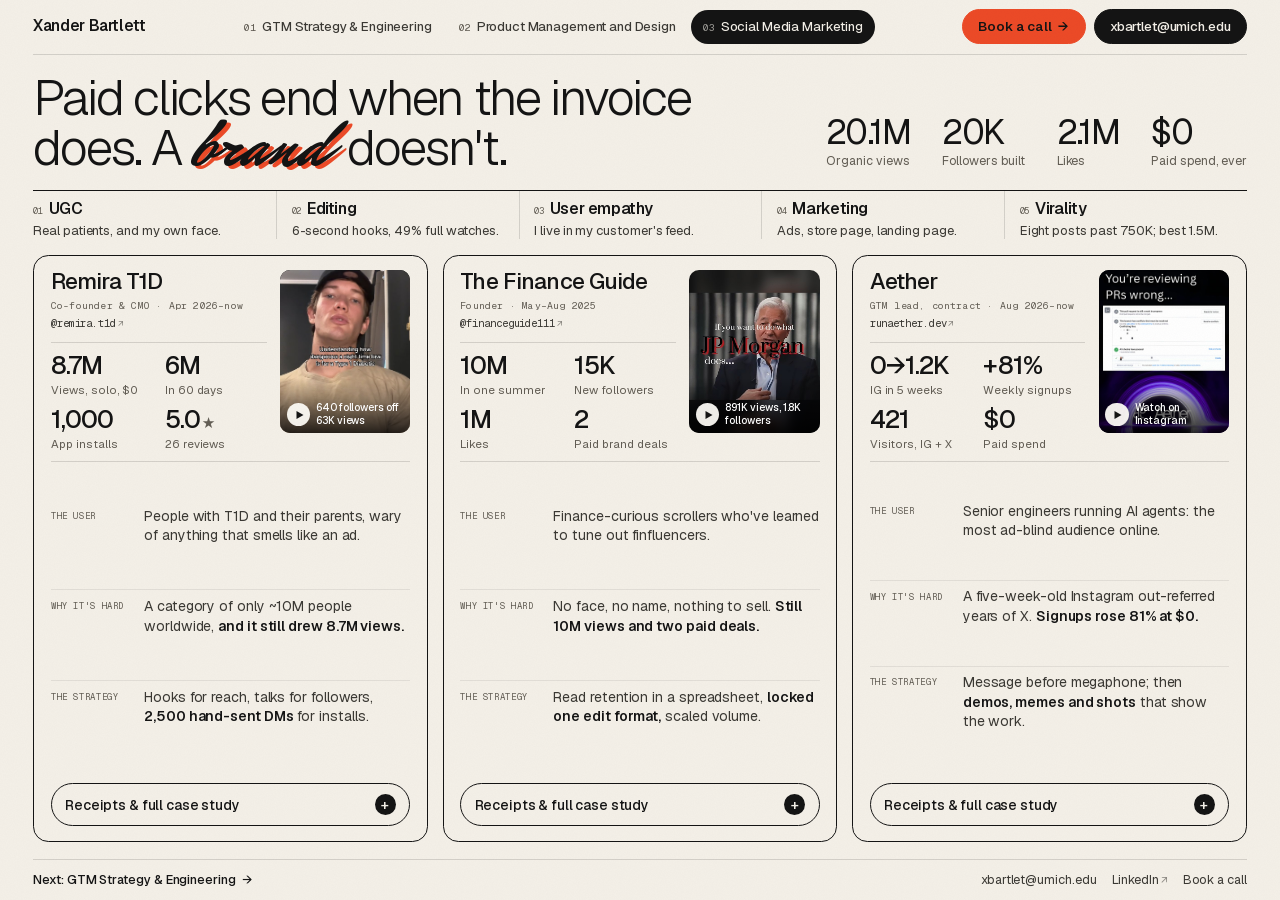
<file: social/index.html>
<!doctype html>
<html lang="en">
<head>
<meta charset="utf-8">
<meta name="viewport" content="width=device-width, initial-scale=1, viewport-fit=cover">
<title>Social Media Marketing · Xander Bartlett</title>
<meta name="description" content="20.1M organic views and 20K followers across two brands at $0 paid, plus a developer audience built from zero for Aether. UGC, editing, user empathy, marketing and virality, with receipts.">
<meta name="theme-color" content="#f4f0e8">
<link rel="icon" href="../assets/img/favicon.svg" type="image/svg+xml">
<meta property="og:type" content="website">
<meta property="og:title" content="Social Media Marketing · Xander Bartlett">
<meta property="og:description" content="Paid clicks end when the invoice does. A brand doesn't. Three audiences, built from zero, with receipts.">
<meta property="og:image" content="https://xanderbartlett.com/assets/img/og.jpg">
<meta name="twitter:card" content="summary_large_image">
<link rel="preload" href="../assets/fonts/geist-latin.woff2" as="font" type="font/woff2" crossorigin>
<link rel="preload" href="../assets/fonts/geist-mono-latin.woff2" as="font" type="font/woff2" crossorigin>
<link rel="preload" href="../assets/fonts/mr-dafoe-latin.woff2" as="font" type="font/woff2" crossorigin>
<link rel="stylesheet" href="../assets/css/site.css">
<style>
  .ph .display { max-width: 21ch; }

  /* card head: identity + stats on the left, the post on the right */
  .xp__head { display: grid; grid-template-columns: minmax(0, 1fr) 9.8rem; grid-template-rows: auto 1fr; column-gap: 1rem; }
  .xp__id { grid-column: 1; grid-row: 1; min-width: 0; }
  .xp__id .xp__handle { display: inline-block; margin-top: 0.3rem; padding-top: 0; }
  .xp__head .stats { grid-column: 1; grid-row: 2; align-self: end; grid-template-columns: 1fr 1fr; gap: 0.75rem 0.9rem; margin-top: 0.75rem; padding: 0.75rem 0 0; border-bottom: 0; }
  .xp__head .reel { grid-column: 2; grid-row: 1 / span 2; align-self: start; }
  .xp .tldr { margin-top: 0.75rem; border-top: 1px solid var(--hair); }

  /* case-study extras */
  .tam { display: grid; grid-template-columns: 1.1fr 1fr; gap: 3rem; align-items: start; }
  .ledger { display: grid; grid-template-columns: 1fr 1fr; column-gap: 3rem; }
  .led { display: flex; justify-content: space-between; gap: 1rem; padding: 0.75rem 0; border-bottom: 1px solid rgba(244, 240, 232, 0.16); font-size: 1rem; }
  .led b { font-weight: 560; flex: none; }
  .dm { display: grid; grid-template-columns: 15rem 1fr; gap: 2.4rem; align-items: center; margin-top: 1.6rem; padding: 1.6rem; border-radius: 1.25rem; background: var(--paper-2); }
  .dm img { border-radius: 0.6rem; border: 1px solid var(--hair); }
  .dm h4 { font-weight: 500; font-size: 1.3rem; letter-spacing: -0.025em; margin: 0.6rem 0 0.7rem; }
  .dm p { font-size: 1rem; color: var(--ink-2); line-height: 1.5; }
  .plan { display: grid; grid-template-columns: 1fr 1fr; gap: 2.4rem; }
  .plan h4 { font-family: var(--mono); font-size: 0.7rem; font-weight: 400; letter-spacing: 0.06em; text-transform: uppercase; padding-bottom: 0.6rem; border-bottom: 1px solid var(--ink); }
  .plan li { list-style: none; padding: 0.6rem 0; border-bottom: 1px solid var(--hair); font-size: 1rem; }
  .cta-row { display: flex; flex-wrap: wrap; gap: 0.6rem; margin-top: 1.6rem; }
  .franchise td:first-child { font-family: var(--mono); font-size: 0.8rem; white-space: nowrap; color: var(--muted); }
  .franchise td:nth-child(2) { font-weight: 520; white-space: nowrap; }

  @media (max-width: 900px) {
    .xp__head { grid-template-columns: minmax(0, 1fr) 9.5rem; grid-template-rows: auto auto; }
    .xp__head .stats { grid-column: 1 / -1; grid-row: 2; }
    .xp__head .reel { grid-row: 1; }
    .tam, .ledger, .dm, .plan { grid-template-columns: 1fr; }
    .dm img { max-width: 14rem; }
  }
</style>
</head>
<body>
<div class="shell">

  <header class="topbar">
    <a class="brand" href="../" aria-label="Xander Bartlett, home">Xander Bartlett</a>
    <nav class="tabs" aria-label="Pages">
      <a class="tab" href="../gtm/"><span class="n">01</span>GTM Strategy &amp; Engineering</a>
      <a class="tab" href="../product/"><span class="n">02</span>Product Management and Design</a>
      <a class="tab" href="../social/" aria-current="page"><span class="n">03</span>Social Media Marketing</a>
    </nav>
    <div class="topbar__end"><a class="btn btn--cal" href="https://cal.com/xander-bartlett-jmdq0e/30min" target="_blank" rel="noopener">Book a call <span class="arr" aria-hidden="true">&rarr;</span></a><a class="btn btn--ink" href="https://mail.google.com/mail/?view=cm&amp;fs=1&amp;to=xbartlet@umich.edu" target="_blank" rel="noopener" data-mailto="xbartlet@umich.edu">xbartlet@umich.edu</a></div>
  </header>

  <main class="page">
    <header class="ph">
      <h1 class="display rise">Paid clicks end when the invoice does. A <span class="scr">brand</span> doesn't.</h1>
      <div class="agg stats rise" style="--d:1" aria-label="Lifetime totals across both content brands">
        <div class="stat"><div class="v">20.1M</div><div class="k">Organic views</div></div>
        <div class="stat"><div class="v">20K</div><div class="k">Followers built</div></div>
        <div class="stat"><div class="v">2.1M</div><div class="k">Likes</div></div>
        <div class="stat"><div class="v">$0</div><div class="k">Paid spend, ever</div></div>
      </div>
    </header>

    <section class="skills rise" style="--d:2; --n:5" aria-label="What I specialize in">
      <div class="skill"><h2><span class="n">01</span>UGC</h2><p>Real patients, and my own face.</p></div>
      <div class="skill"><h2><span class="n">02</span>Editing</h2><p>6-second hooks, 49% full watches.</p></div>
      <div class="skill"><h2><span class="n">03</span>User empathy</h2><p>I live in my customer's feed.</p></div>
      <div class="skill"><h2><span class="n">04</span>Marketing</h2><p>Ads, store page, landing page.</p></div>
      <div class="skill"><h2><span class="n">05</span>Virality</h2><p>Eight posts past 750K; best 1.5M.</p></div>
    </section>

    <section class="xps" aria-label="Experience">
      <article class="xp rise" style="--d:3">
        <div class="xp__head">
          <div class="xp__id">
            <h2 class="xp__name">Remira T1D</h2>
            <p class="xp__meta">Co-founder &amp; CMO &middot; Apr 2026&ndash;now</p>
            <a class="xp__handle ext" href="https://www.tiktok.com/@remira.t1d" target="_blank" rel="noopener">@remira.t1d</a>
          </div>
          <div class="stats">
            <div class="stat"><div class="v">8.7M</div><div class="k">Views, solo, $0</div></div>
            <div class="stat"><div class="v">6M</div><div class="k">In 60 days</div></div>
            <div class="stat"><div class="v">1,000</div><div class="k">App installs</div></div>
            <div class="stat"><div class="v">5.0<small>&#9733;</small></div><div class="k">26 reviews</div></div>
          </div>
          <a class="reel" href="https://www.tiktok.com/@remira.t1d/video/7663918412141317390" target="_blank" rel="noopener" aria-label="Watch on TikTok: a talk on solving night-time lows. 640 followers off 63K views.">
            <img src="../assets/img/remira-night-lows.jpg" width="577" height="722" alt="">
            <span class="reel__bar" aria-hidden="true"><span class="reel__play"></span>640 followers off 63K views</span>
          </a>
        </div>
        <dl class="tldr">
          <div><dt>The user</dt><dd>People with T1D and their parents, wary of anything that smells like an ad.</dd></div>
          <div><dt>Why it's hard</dt><dd>A category of only ~10M people worldwide, <strong>and it still drew 8.7M views.</strong></dd></div>
          <div><dt>The strategy</dt><dd>Hooks for reach, talks for followers, <strong>2,500 hand-sent DMs</strong> for installs.</dd></div>
        </dl>
        <button class="open-cs" type="button" data-open="remira" aria-haspopup="dialog">Receipts &amp; full case study <span class="plus" aria-hidden="true">+</span></button>
      </article>

      <article class="xp rise" style="--d:4">
        <div class="xp__head">
          <div class="xp__id">
            <h2 class="xp__name">The Finance Guide</h2>
            <p class="xp__meta">Founder &middot; May&ndash;Aug 2025</p>
            <a class="xp__handle ext" href="https://www.tiktok.com/@financeguide111" target="_blank" rel="noopener">@financeguide111</a>
          </div>
          <div class="stats">
            <div class="stat"><div class="v">10M</div><div class="k">In one summer</div></div>
            <div class="stat"><div class="v">15K</div><div class="k">New followers</div></div>
            <div class="stat"><div class="v">1M</div><div class="k">Likes</div></div>
            <div class="stat"><div class="v">2</div><div class="k">Paid brand deals</div></div>
          </div>
          <a class="reel" href="https://www.tiktok.com/@financeguide111/video/7536065060007906574" target="_blank" rel="noopener" aria-label="Watch on TikTok: the JP Morgan edit. 891K views and 1.8K new followers.">
            <img src="../assets/img/finance-jpm.jpg" width="520" height="650" alt="">
            <span class="reel__bar" aria-hidden="true"><span class="reel__play"></span>891K views, 1.8K followers</span>
          </a>
        </div>
        <dl class="tldr">
          <div><dt>The user</dt><dd>Finance-curious scrollers who've learned to tune out finfluencers.</dd></div>
          <div><dt>Why it's hard</dt><dd>No face, no name, nothing to sell. <strong>Still 10M views and two paid deals.</strong></dd></div>
          <div><dt>The strategy</dt><dd>Read retention in a spreadsheet, <strong>locked one edit format,</strong> scaled volume.</dd></div>
        </dl>
        <button class="open-cs" type="button" data-open="finance" aria-haspopup="dialog">Receipts &amp; full case study <span class="plus" aria-hidden="true">+</span></button>
      </article>

      <article class="xp rise" style="--d:5">
        <div class="xp__head">
          <div class="xp__id">
            <h2 class="xp__name">Aether</h2>
            <p class="xp__meta">GTM lead, contract &middot; Aug 2026&ndash;now</p>
            <a class="xp__handle ext" href="https://www.runaether.dev" target="_blank" rel="noopener">runaether.dev</a>
          </div>
          <div class="stats">
            <div class="stat"><div class="v">0&rarr;1.2K</div><div class="k">IG in 5 weeks</div></div>
            <div class="stat"><div class="v">+81%</div><div class="k">Weekly signups</div></div>
            <div class="stat"><div class="v">421</div><div class="k">Visitors, IG + X</div></div>
            <div class="stat"><div class="v">$0</div><div class="k">Paid spend</div></div>
          </div>
          <a class="reel" href="https://www.instagram.com/reel/Dcgxejbxc_S/" target="_blank" rel="noopener" aria-label="Watch on Instagram: You're reviewing PRs wrong, an Aether reel.">
            <img src="../assets/img/aether-reel.jpg" width="640" height="800" alt="">
            <span class="reel__bar" aria-hidden="true"><span class="reel__play"></span>Watch on Instagram</span>
          </a>
        </div>
        <dl class="tldr">
          <div><dt>The user</dt><dd>Senior engineers running AI agents: the most ad-blind audience online.</dd></div>
          <div><dt>Why it's hard</dt><dd>A five-week-old Instagram out-referred years of X. <strong>Signups rose 81% at $0.</strong></dd></div>
          <div><dt>The strategy</dt><dd>Message before megaphone; then <strong>demos, memes and shots</strong> that show the work.</dd></div>
        </dl>
        <button class="open-cs" type="button" data-open="aether" aria-haspopup="dialog">Receipts &amp; full case study <span class="plus" aria-hidden="true">+</span></button>
      </article>
    </section>
  </main>

  <footer class="foot">
    <a class="foot__next" href="../gtm/">Next: GTM Strategy &amp; Engineering <span class="arr" aria-hidden="true">&rarr;</span></a>
    <div class="foot__links">
      <a href="https://mail.google.com/mail/?view=cm&amp;fs=1&amp;to=xbartlet@umich.edu" target="_blank" rel="noopener" data-mailto="xbartlet@umich.edu">xbartlet@umich.edu</a>
      <a class="ext" href="https://www.linkedin.com/in/xander-bartlett-557054325/" target="_blank" rel="noopener">LinkedIn</a>
      <a href="https://cal.com/xander-bartlett-jmdq0e/30min" target="_blank" rel="noopener">Book a call</a>
    </div>
  </footer>
</div>

<!-- =====================================================================
     CASE STUDY: REMIRA
     ===================================================================== -->
<dialog class="cs" id="cs-remira" aria-labelledby="cs-remira-t">
  <div class="cs__bar">
    <span class="eyebrow"><span class="num">Case study</span><span class="dash"></span>Remira T1D</span>
    <button class="cs__close" type="button" data-close>Close <kbd>Esc</kbd><span class="x" aria-hidden="true">&times;</span></button>
  </div>
  <div class="cs__scroll" tabindex="-1" autofocus><div class="cs__body">
    <p class="eyebrow">Remira T1D &middot; April 2026 to now</p>
    <h2 class="cs-title" id="cs-remira-t">6M views in 60 days. <span class="scr">One</span> person.</h2>
    <p class="cs-intro">A Type 1 diabetes app with no budget, no audience, no name. 8.7M views to date, and 6M of them came in a single 60-day stretch after I found the format. I ran every channel myself: content, ad creative, copy, on camera, outreach, the landing page. TikTok and Instagram. Nothing boosted.</p>

    <div class="kpis">
      <div><div class="v">8.7M</div><div class="k">Video views</div></div>
      <div><div class="v">1.1M</div><div class="k">Likes</div></div>
      <div><div class="v">61.8K</div><div class="k">Shares</div></div>
      <div><div class="v">5K</div><div class="k">Net followers</div></div>
      <div><div class="v">46K</div><div class="k">Profile visits</div></div>
      <div><div class="v">7.7K</div><div class="k">Comments</div></div>
      <div><div class="v">2,500</div><div class="k">DMs sent by hand</div></div>
      <div><div class="v">100</div><div class="k">Posts shipped</div></div>
      <div><div class="v">1,000</div><div class="k">App Store installs</div></div>
      <div><div class="v">600</div><div class="k">Activated users</div></div>
      <div><div class="v">150 / 75</div><div class="k">WAU / DAU</div></div>
      <div><div class="v">5.0&#9733;</div><div class="k">26 ratings</div></div>
    </div>
    <p class="tick" style="text-align:left;margin-top:0.7rem">Views, likes and profile visits as of October 2026. Everything else as of August 3, 2026.</p>

    <section>
      <span class="eyebrow">The constraint</span>
      <div class="block tam">
        <div>
          <h3 class="sec">Every one of those views came from a pool of ten million people.</h3>
          <p class="sec-sub">Type 1 diabetes affects about <strong>10 million people worldwide</strong>. Not 10 million in the US. Not 10 million prospects. That is everyone on earth who has it. Most consumer startups fish in a market ten to a hundred times bigger.</p>
          <p class="sec-sub"><strong>The ceiling was the market, not the method.</strong> To do 8.7M views in a 10M-person category, the content had to reach nearly everyone it could, plus the parents and partners around them. Point the same system at a normal-sized market and the ceiling moves. The mechanics don't.</p>
        </div>
        <div>
          <div class="mbar"><div class="k">People with T1D worldwide</div><div class="track"><span class="fill" style="width:100%"></span></div><div class="v">~10M</div></div>
          <div class="mbar"><div class="k">Views delivered into that category</div><div class="track"><span class="fill fill--accent" style="width:87%"></span></div><div class="v">8.7M</div></div>
          <div class="mbar"><div class="k">Views in one 60-day stretch</div><div class="track"><span class="fill fill--accent" style="width:60%"></span></div><div class="v">6M</div></div>
          <p class="tick" style="text-align:left;margin-top:1rem">Views, not unique people. The point is the size of the pond.</p>
        </div>
      </div>

      <a class="vcard" href="https://www.tiktok.com/@remira.t1d/video/7663918412141317390" target="_blank" rel="noopener">
        <div class="vthumb"><img src="../assets/img/remira-night-lows.jpg" width="577" height="722" loading="lazy" decoding="async" alt="Still from the night-lows video: Xander speaking to camera with on-screen text reading understanding how dangerous a night time low is for a Type 1 Diabetic"><span class="vplay" aria-hidden="true"></span></div>
        <div>
          <span class="eyebrow">The post that converted best</span>
          <h4 class="h2" style="margin:0.6rem 0 0.5rem">A talk on solving night-time lows</h4>
          <p class="body-sm" style="max-width:56ch">1:41, on camera, no edit tricks. 63K views, one of my smallest posts, and <strong>640 followers</strong> off it. Average watch ran 19.2 seconds, more than double what a six-second hook holds.</p>
          <span class="link-u" style="display:inline-block;margin-top:0.8rem;font-weight:500">Watch it on TikTok</span>
        </div>
      </a>
    </section>

    <section>
      <span class="eyebrow">The creative</span>
      <h3 class="sec">Three formats. Three different jobs.</h3>
      <p class="sec-sub">Most founders pick one and wonder why it stalls. Reach, trust and conversion are different problems. One video can't carry all three.</p>
      <div class="grid-3" style="margin-top:1.6rem">
        <div class="note"><span class="eyebrow">Viral short-form</span><h4>Buys the distribution.</h4><p>Five to seven seconds, text on b-roll, one emotional claim. Cheap to make, fast to test, and the only thing that reaches people who have never heard of you. <strong>Six posts cleared 300K.</strong> The top one hit 927K off a single line of copy.</p><div class="proof">927K &middot; 866K &middot; 537K &middot; 457K &middot; 419K</div></div>
        <div class="note"><span class="eyebrow">UGC &amp; on camera</span><h4>Buys the following.</h4><p>Stitches with real patients, my own face, longer runtime. This is where a viewer decides if the account is a person or a billboard. One 27-second on-camera post added <strong>1,100 followers</strong>. A 1:41 talk held <strong>19.2 seconds of average watch</strong>.</p><div class="proof">1,100 followers &middot; 640 followers</div></div>
        <div class="note"><span class="eyebrow">Ad creative</span><h4>Closes the install.</h4><p>Store screenshots, landing page, pinned highlights. I wrote and designed all of it. The same asset set you'd hand a paid channel the day you turn one on. <strong>Autopilot</strong> and <strong>Nummo AI</strong> have both paid me for the same work.</p><div class="proof">1,000 installs &middot; 5.0&#9733; &middot; 600 activated</div></div>
      </div>
    </section>

    <section>
      <span class="eyebrow">The finding</span>
      <h3 class="sec">The smallest video built the biggest audience.</h3>
      <p class="sec-sub">Same five posts, ranked twice. Views on the left, followers on the right. The order almost perfectly reverses. Followers are the half you keep.</p>
      <div class="block" style="margin-top:1.6rem">
        <div class="inv">
          <div class="inv-l">
            <div class="inv-head"><span>Ranked by views</span><span>Views</span></div>
            <div class="row"><span class="rank">1</span><div class="row-b"><div class="row-t">Pre-diabetic thirst</div><div class="row-m">0:06 &middot; text on b-roll &middot; 8.6s avg watch</div></div><div class="row-v">927K</div></div>
            <div class="row"><span class="rank">2</span><div class="row-b"><div class="row-t">Worst part of T1D</div><div class="row-m">0:05 &middot; text on b-roll</div></div><div class="row-v">346K</div></div>
            <div class="row"><span class="rank">3</span><div class="row-b"><div class="row-t">Don't ignore T1D</div><div class="row-m">0:27 &middot; on camera &middot; 9.2s avg watch</div></div><div class="row-v">321K</div></div>
            <div class="row"><span class="rank">4</span><div class="row-b"><div class="row-t">Too much insulin</div><div class="row-m">0:18 &middot; UGC stitch</div></div><div class="row-v">250K</div></div>
            <div class="row"><span class="rank">5</span><div class="row-b"><div class="row-t">A talk on night lows</div><div class="row-m">1:41 &middot; on camera &middot; 19.2s avg watch</div></div><div class="row-v">63K</div></div>
          </div>
          <div class="inv-mid" aria-hidden="true">
            <svg viewBox="0 0 120 390" preserveAspectRatio="none">
              <line x1="0" y1="39" x2="120" y2="351"/>
              <line x1="0" y1="117" x2="120" y2="273"/>
              <line x1="0" y1="195" x2="120" y2="39"/>
              <line x1="0" y1="273" x2="120" y2="195"/>
              <line class="hl" x1="0" y1="351" x2="120" y2="117"/>
            </svg>
          </div>
          <div class="inv-r">
            <div class="inv-head"><span>New followers</span><span>Ranked by followers</span></div>
            <div class="row"><span class="rank">1</span><div class="row-b"><div class="row-t">Don't ignore T1D</div><div class="row-m">0:27 &middot; on camera</div></div><div class="row-v">1,100</div></div>
            <div class="row"><span class="rank">2</span><div class="row-b"><div class="row-t">A talk on night lows</div><div class="row-m">1:41 &middot; on camera</div></div><div class="row-v">640</div></div>
            <div class="row"><span class="rank">3</span><div class="row-b"><div class="row-t">Too much insulin</div><div class="row-m">0:18 &middot; UGC stitch</div></div><div class="row-v">405</div></div>
            <div class="row"><span class="rank">4</span><div class="row-b"><div class="row-t">Worst part of T1D</div><div class="row-m">0:05 &middot; text on b-roll</div></div><div class="row-v">365</div></div>
            <div class="row"><span class="rank">5</span><div class="row-b"><div class="row-t">Pre-diabetic thirst</div><div class="row-m">0:06 &middot; text on b-roll</div></div><div class="row-v">251</div></div>
          </div>
        </div>
      </div>
      <div class="grid-2" style="margin-top:1.4rem">
        <p class="body-sm"><strong>The 63K post earned 37&times; more followers per view than the 927K one.</strong> A talking head at 1:41 held 19.2 seconds. A six-second hook held 8.6. You rent reach from the algorithm. Attention is what turns a viewer into an audience.</p>
        <p class="body-sm">So I stopped optimizing one number. Short hooks feed the algorithm. UGC and on camera collect the people it delivers. Ad creative closes them. <strong>Run all three on purpose</strong> and the follower floor between spikes rises instead of dropping to zero. Mine rose every month for four months.</p>
      </div>
    </section>

    <section>
      <span class="eyebrow">How the installs actually happened</span>
      <h3 class="sec">One audience. Two ways in.</h3>
      <p class="sec-sub">Most growth pitches show you one funnel. Build an audience instead of renting clicks and the audience becomes a second one. That one is free forever.</p>
      <div class="grid-2" style="margin-top:1.6rem">
        <div class="funnel">
          <span class="eyebrow">Passive</span>
          <h4>Content to landing page</h4>
          <p>The feed does the work. It compounds, and it keeps running after I stop.</p>
          <div class="step"><span>Video views</span><b>8.7M</b></div>
          <div class="tick">&darr;</div>
          <div class="step"><span>Profile visits</span><b>46K</b></div>
          <div class="tick">remira-ai.com &darr;</div>
          <div class="step"><span>Installs</span><b>~625</b></div>
          <div class="f-out">&asymp; 63% of all installs</div>
        </div>
        <div class="funnel">
          <span class="eyebrow">Active</span>
          <h4>Direct message to install</h4>
          <p>A channel that didn't exist until the account had a name.</p>
          <div class="step"><span>DMs sent, by hand</span><b>2,500</b></div>
          <div class="tick">no automation, no scraping &darr;</div>
          <div class="step"><span>Converted to install</span><b>15%</b></div>
          <div class="tick">&darr;</div>
          <div class="step"><span>Installs</span><b>~375</b></div>
          <div class="f-out">&asymp; 37% of all installs</div>
        </div>
      </div>
      <div class="block" style="margin-top:1.2rem"><p>A cold DM from an account nobody recognizes converts at nothing. <strong>15% is what a recognized account converts at.</strong> A third of the install base came through a channel the content had to earn first. Of the 1,000 who installed, <strong>600 activated and half the weekly users came back daily</strong>.</p></div>
    </section>

    <section>
      <span class="eyebrow">Why brand, not clicks</span>
      <h3 class="sec">The account is the real asset, not the views.</h3>
      <p class="sec-sub">A dollar of paid acquisition buys one impression, once. Four months of posting bought a permanent one, and everything downstream of it runs again for free.</p>
      <div class="block block--ink" style="margin-top:1.6rem">
        <div class="ledger">
          <div>
            <div class="led"><span>Audience you own outright</span><b>5,000</b></div>
            <div class="led"><span>Library that keeps serving</span><b>100 posts</b></div>
            <div class="led"><span>Free redistribution to a second platform</span><b>TikTok + IG</b></div>
          </div>
          <div>
            <div class="led"><span>Shares, the audience distributing for you</span><b>61.8K</b></div>
            <div class="led"><span>Comments, a standing research panel</span><b>7.7K</b></div>
            <div class="led"><span>Cost to keep it all running</span><b>$0</b></div>
          </div>
        </div>
        <p style="margin-top:1.4rem;max-width:70ch;color:rgba(244,240,232,.82)"><strong style="color:var(--paper)">Run the same content on both platforms and the second one costs nothing.</strong> A post is made once and lives on TikTok, Reels and the pinned highlights. None of it switches off when a budget does.</p>
      </div>
    </section>

    <section>
      <span class="eyebrow">Method</span>
      <h3 class="sec">Why this translates to a company I've never touched.</h3>
      <p class="sec-sub">The obvious objection: it worked because I have Type 1 diabetes. Founder-market fit helped. It wasn't the mechanism, and it was worth less than the ten-million-person ceiling cost me.</p>
      <div class="grid-2" style="margin-top:1.6rem">
        <div class="note"><span class="eyebrow">Before making anything</span><h4>I became the target audience on purpose.</h4><p>I spent weeks training my feed on the niche until the algorithm served me what it serves the customer. Then I built from what I couldn't skip. <strong>That's a process, not a biography.</strong> It costs two weeks.</p></div>
        <div class="note"><span class="eyebrow">What I got wrong</span><h4>Trends and edits do not sell health.</h4><p>I assumed polished edits and trending sounds would win. They didn't. Nobody comes to their health looking for something trendy. <strong>What worked was disturbing, inspiring or controversial.</strong> UGC or faceless barely mattered. Emotion was the variable.</p></div>
        <div class="note"><span class="eyebrow">The call I defend hardest</span><h4>80% of the videos never show the product.</h4><p>The For You page is where people are most resistant. Pitching there burns the impression. So the content is about <strong>the problem the audience shares</strong>, not the app. The ad creative lives on the pinned highlights, the store listing and the landing page, where intent already exists.</p></div>
        <div class="note"><span class="eyebrow">What I am actually selling</span><h4>A brand account, not a spike.</h4><p>A following is <strong>name recognition, a community, and a direct line into 5,000 inboxes</strong> nobody can outbid you for. The floor between spikes is the number that matters. It went up every month, on both accounts, without a dollar behind it.</p></div>
      </div>
    </section>

    <section>
      <span class="eyebrow">The playbook, portable</span>
      <h3 class="sec">What I'd do in your first 30 days.</h3>
      <div class="plan" style="margin-top:1.4rem">
        <div><h4>Weeks 1 and 2</h4><ul>
          <li>Train a feed on your category until the algorithm serves me your customer</li>
          <li>Find what your niche reacts to, not what's trending</li>
          <li>Stand up the account, brand, bio and pinned product surface</li>
          <li>Ship 15 posts across all three formats. Read what moves</li>
        </ul></div>
        <div><h4>Weeks 3 and 4</h4><ul>
          <li>Lock the format that worked and scale volume against it</li>
          <li>Layer UGC and on camera to turn reach into followers</li>
          <li>Mirror the library to Instagram for free</li>
          <li>Open direct outreach once the name means something</li>
        </ul></div>
      </div>
    </section>

    <section>
      <span class="eyebrow">Receipts</span>
      <h3 class="sec">Uncropped, straight from the dashboards.</h3>
      <p class="sec-sub">TikTok creator analytics and App Store Connect. The account is public if you want to check.</p>
      <div class="shots">
        <figure class="shot shot--wide"><div class="frame"><img src="../assets/img/remira-totals.png" width="1200" height="134" loading="lazy" decoding="async" alt="TikTok analytics totals as of August 3, 2026: 7.3M video views, 37.7K profile views, 951.8K likes, 7.7K comments, 61.8K shares"></div><figcaption>@remira.t1d &middot; lifetime totals as of August 3, 2026 &middot; now 8.7M views and 1.1M likes</figcaption></figure>
        <figure class="shot"><div class="frame"><img src="../assets/img/remira-followers-daily.png" width="517" height="337" loading="lazy" decoding="async" alt="Daily new-follower chart from April 27 to August 5, 2026, with a baseline that lifts off zero in late May and stays up between spikes"></div><figcaption>Daily new followers &middot; Apr 27 to Aug 5 &middot; the floor lifts and stays up</figcaption></figure>
        <figure class="shot"><div class="frame"><img src="../assets/img/remira-views-daily.png" width="572" height="318" loading="lazy" decoding="async" alt="Daily views chart from April to August 2026, ramping from near zero to peaks above 300K"></div><figcaption>Daily views &middot; April 16 to August 2</figcaption></figure>
        <figure class="shot"><div class="frame"><img src="../assets/img/remira-top-1-4.png" width="745" height="567" loading="lazy" decoding="async" alt="Top posts ranked by views: 925K, 866K, 537K and 457K"></div><figcaption>Top posts by views &middot; 1 through 4</figcaption></figure>
        <figure class="shot"><div class="frame"><img src="../assets/img/remira-top-5-8.png" width="752" height="523" loading="lazy" decoding="async" alt="Top posts ranked by views, positions five through eight: 419K, 368K, 346K, 320K"></div><figcaption>Top posts by views &middot; 5 through 8</figcaption></figure>
        <figure class="shot shot--wide"><div class="frame"><img src="../assets/img/remira-top-followers.png" width="972" height="568" loading="lazy" decoding="async" alt="Top posts ranked by new followers: 1.1K, 640, 405 and 365, a different order than views"></div><figcaption>Top posts by followers &middot; a different order</figcaption></figure>
        <figure class="shot shot--wide"><div class="frame"><img src="../assets/img/remira-post-321k.png" width="1200" height="220" loading="lazy" decoding="async" alt="Post analytics: 321K views, 46K likes, 9.15s average watch time, 1.1K new followers"></div><figcaption>On camera, 0:27 &middot; 321K views, 1.1K followers</figcaption></figure>
        <figure class="shot shot--wide"><div class="frame"><img src="../assets/img/remira-post-63k.png" width="1200" height="199" loading="lazy" decoding="async" alt="Post analytics: 63K views, 19.17s average watch time, 640 new followers"></div><figcaption>On camera, 1:41 &middot; 19.2s average watch, 640 followers</figcaption></figure>
        <figure class="shot shot--wide"><div class="frame"><img src="../assets/img/remira-post-927k.png" width="1200" height="226" loading="lazy" decoding="async" alt="Post analytics: 927K views, 132K likes, 49.3% watched the full video, 6,555 shares"></div><figcaption>Faceless, 0:06 &middot; 927K views, 49.3% full watch, 6.5K shares</figcaption></figure>
        <figure class="shot shot--wide"><div class="frame"><img src="../assets/img/remira-app-store.jpg" width="1200" height="704" loading="lazy" decoding="async" alt="Remira T1D App Store listing: 5.0 stars from 26 ratings, Health and Fitness category"></div><figcaption>App Store listing &middot; 5.0&#9733; / 26 ratings &middot; creative by me</figcaption></figure>
      </div>

      <div class="dm">
        <img src="../assets/img/remira-dm.jpg" width="600" height="1095" loading="lazy" decoding="async" alt="A direct message: an introduction to the app with a link to remira-ai.com, answered with a heart and a reply from a parent whose son has Type 1 diabetes">
        <div>
          <span class="eyebrow">One of 2,500</span>
          <h4>What a 15% conversion rate looks like up close.</h4>
          <p>Sent by hand, one at a time, over weeks. No automation, no scraping. TikTok bans for that, and a template reads like one.</p>
          <p style="margin-top:0.7rem"><strong>This one is a father whose son has T1D.</strong> He answered with a heart before he answered with words. That happens when someone has already seen four of your videos and the message is about him, not the product.</p>
          <p style="margin-top:0.7rem">This is the pre-launch version, pointing at the signup instead of the App Store. Same message, same channel. It's where the install list came from before there was an install.</p>
        </div>
      </div>

      <div class="cta-row">
        <a class="btn btn--ink" href="https://www.tiktok.com/@remira.t1d/collection/Best%20of%20T1D-7653365468719876878" target="_blank" rel="noopener">Watch the best of T1D <span class="arr" aria-hidden="true">&#8599;</span></a>
        <a class="btn btn--ghost" href="https://www.tiktok.com/@remira.t1d" target="_blank" rel="noopener">@remira.t1d</a>
        <a class="btn btn--ghost" href="https://apps.apple.com/us/app/remira-t1d/id6759989867" target="_blank" rel="noopener">App Store</a>
        <a class="btn btn--ghost" href="../gtm/#remira">The GTM side of Remira <span class="arr" aria-hidden="true">&rarr;</span></a>
      </div>
    </section>
  </div></div>
</dialog>

<!-- =====================================================================
     CASE STUDY: THE FINANCE GUIDE
     ===================================================================== -->
<dialog class="cs" id="cs-finance" aria-labelledby="cs-finance-t">
  <div class="cs__bar">
    <span class="eyebrow"><span class="num">Case study</span><span class="dash"></span>The Finance Guide</span>
    <button class="cs__close" type="button" data-close>Close <kbd>Esc</kbd><span class="x" aria-hidden="true">&times;</span></button>
  </div>
  <div class="cs__scroll" tabindex="-1" autofocus><div class="cs__body">
    <p class="eyebrow">The Finance Guide &middot; End of May to end of August 2025</p>
    <h2 class="cs-title" id="cs-finance-t">Different category, no face, <span class="scr">same</span> result.</h2>
    <p class="cs-intro">I ran this once before Remira. Finance, anonymous, nothing to sell. That run is why I know the method isn't a story about my diagnosis.</p>

    <div class="kpis">
      <div><div class="v">10M</div><div class="k">Views</div></div>
      <div><div class="v">15K</div><div class="k">Followers, from zero</div></div>
      <div><div class="v">1M</div><div class="k">Likes</div></div>
      <div><div class="v">100K</div><div class="k">Profile visits</div></div>
      <div><div class="v">100</div><div class="k">Posts, one summer</div></div>
      <div><div class="v">6</div><div class="k">Videos past 750K</div></div>
      <div><div class="v">1.5M</div><div class="k">Best single video</div></div>
      <div><div class="v">2</div><div class="k">Paid brand deals, inbound</div></div>
    </div>

    <section>
      <span class="eyebrow">The run</span>
      <div class="block">
        <h3 class="sec">10M views and 15K followers in one summer, from zero.</h3>
        <p class="sec-sub">End of May to end of August 2025. 100 posts, solo, no face, no budget, no existing audience. <strong>Six videos cleared 750K. The best hit 1.5M.</strong></p>
        <p class="sec-sub">The account became the product. <strong>Autopilot and Nummo AI both paid me for brand content</strong>, inbound, off the audience alone. That is what a name is worth before you have anything to sell.</p>
        <p class="sec-sub"><strong>Two categories, two runs, same playbook.</strong> The second time I built the destination first, then pointed 8.7M views at it.</p>
      </div>
    </section>

    <section>
      <span class="eyebrow">The method</span>
      <h3 class="sec">Read the data, lock the format, scale against it.</h3>
      <div class="grid-3" style="margin-top:1.6rem">
        <div class="note"><span class="eyebrow">01 &middot; Read</span><h4>Retention over vanity.</h4><p>I tracked every post's KPIs in Excel and read format performance against audience retention, not likes. The data said what the audience actually stayed for.</p></div>
        <div class="note"><span class="eyebrow">02 &middot; Lock</span><h4>One repeatable format.</h4><p>Faceless and anonymous, so the edit had to carry everything. Once a format held attention, it became the template rather than a one-off.</p></div>
        <div class="note"><span class="eyebrow">03 &middot; Scale</span><h4>Volume against what works.</h4><p>100 posts in a summer, all against the proven format. Six cleared 750K, and the audience compounded into 15K followers and two inbound brand deals.</p></div>
      </div>
    </section>

    <section>
      <span class="eyebrow">Receipt</span>
      <h3 class="sec">One post: 891K views and 1.8K followers.</h3>
      <div class="shots">
        <figure class="shot shot--wide"><div class="frame"><img src="../assets/img/finance-891k.png" width="1200" height="229" loading="lazy" decoding="async" alt="Post analytics from the Finance Guide account: 891K views, 4,148 hours total play time, 16.44s average watch time, 10.4% watched the full video, 1.8K new followers"></div><figcaption>@financeguide111 &middot; 891K views, 16.4s average watch, 1.8K followers from one post</figcaption></figure>
      </div>
      <a class="vcard" href="https://www.tiktok.com/@financeguide111/video/7536065060007906574" target="_blank" rel="noopener">
        <div class="vthumb"><img src="../assets/img/finance-jpm.jpg" width="520" height="650" loading="lazy" alt="Still from the JP Morgan edit, captioned: If you want to do what JP Morgan does..."><span class="vplay" aria-hidden="true"></span></div>
        <div>
          <span class="eyebrow">The post &middot; August 8, 2025</span>
          <h4 class="h2" style="margin:0.6rem 0 0.5rem">&ldquo;We bank countries&hellip;&rdquo;</h4>
          <p class="body-sm" style="max-width:56ch">An anonymous edit with one line of text on screen. 891K views, 16.4 seconds of average watch, and <strong>1.8K new followers</strong> from a single post.</p>
          <span class="link-u" style="display:inline-block;margin-top:0.8rem;font-weight:500">Watch it on TikTok</span>
        </div>
      </a>
      <div class="cta-row">
        <a class="btn btn--ink" href="https://www.tiktok.com/@financeguide111/collection/%F0%9F%8F%86Best%20Edits-7520739197204941623" target="_blank" rel="noopener">Watch the best edits <span class="arr" aria-hidden="true">&#8599;</span></a>
        <a class="btn btn--ghost" href="https://www.tiktok.com/@financeguide111" target="_blank" rel="noopener">@financeguide111</a>
      </div>
    </section>
  </div></div>
</dialog>

<!-- =====================================================================
     CASE STUDY: AETHER (social lens)
     ===================================================================== -->
<dialog class="cs" id="cs-aether" aria-labelledby="cs-aether-t">
  <div class="cs__bar">
    <span class="eyebrow"><span class="num">Case study</span><span class="dash"></span>Aether</span>
    <button class="cs__close" type="button" data-close>Close <kbd>Esc</kbd><span class="x" aria-hidden="true">&times;</span></button>
  </div>
  <div class="cs__scroll" tabindex="-1" autofocus><div class="cs__body">
    <p class="eyebrow">Aether &middot; GTM lead, contract &middot; Pilot: August 17 to September 21, 2026</p>
    <h2 class="cs-title" id="cs-aether-t">Developers don't follow ads. They follow <span class="scr">proof</span>.</h2>
    <p class="cs-intro">Aether runs AI coding agents in isolated cloud devboxes, so a developer can run a fleet of them in parallel and supervise outcomes instead of babysitting terminals. I joined on contract to run growth and go-to-market. We couldn't market Aether until we could explain it, so the message came first and the social channels second. Both were built from zero, at $0.</p>

    <div class="kpis">
      <div><div class="v">+81%</div><div class="k">Weekly signups, 11.3 to 20.5 avg</div></div>
      <div><div class="v">82</div><div class="k">New users in 4 weeks, matching the prior 7</div></div>
      <div><div class="v">~1,200</div><div class="k">Instagram followers, from 0 in 5 weeks</div></div>
      <div><div class="v">~1,000</div><div class="k">Instagram views a day</div></div>
      <div><div class="v">216</div><div class="k">Unique visitors from Instagram in 30 days</div></div>
      <div><div class="v">421</div><div class="k">Unique visitors from Instagram + X</div></div>
      <div><div class="v">3</div><div class="k">Creators contract-ready, of ~50 contacted</div></div>
      <div><div class="v">$0</div><div class="k">Paid spend</div></div>
    </div>

    <section>
      <span class="eyebrow">01 &middot; Message before megaphone</span>
      <h3 class="sec">The most damaging confusion was "are you replacing my CLI?"</h3>
      <p class="sec-sub">It's the default read of every developer who sees Aether. It ate the first twenty minutes of a call with a senior DevOps engineer and nearly ended it. Once Aether was framed as an augment to the tools they already love, the objection reversed. Every asset now has to pre-empt it in the first ten seconds.</p>
      <div class="grid-2" style="margin-top:1.6rem;align-items:center">
        <p class="quote">Turn your AI subscription into a dev team.</p>
        <p class="body-sm">The landing page went from a feature wall to one proposition. Outbound into developer communities stayed paused until it landed, because you get one credible entry into a developer community, and burning it on a pitch that fails first contact is worse than not entering.</p>
      </div>
    </section>

    <section>
      <span class="eyebrow">02 &middot; The formats</span>
      <h3 class="sec">Show the work. Never pitch the work.</h3>
      <p class="sec-sub">I studied how the developer brands people actually follow (Lovable, Clay) post, then built Aether's own versions of their best formats.</p>
      <div class="grid-3" style="margin-top:1.6rem">
        <div class="note"><span class="eyebrow">Instagram &middot; TikTok &middot; Shorts</span><h4>Faceless demos with a caption hook.</h4><p>Quick screen captures of agents doing real work, with one line of copy that earns the next three seconds. Carousels and on-camera experiments run alongside.</p></div>
        <div class="note"><span class="eyebrow">X</span><h4>Memes, release screenshots, real replies.</h4><p>Join conversations that already matter, screenshot the releases worth noticing, and build a voice developers recognize. The company account was rebuilt and put on a cadence.</p></div>
        <div class="note"><span class="eyebrow">Brand</span><h4>A bible for how we sound.</h4><p>Mottos written to the actual fear: <strong>"You trust your agents, but do you really?"</strong> &middot; "Stop babysitting your agents." &middot; "It loops until it's green."</p></div>
      </div>
      <a class="vcard" href="https://www.instagram.com/reel/Dcgxejbxc_S/" target="_blank" rel="noopener">
        <div class="vthumb"><img src="../assets/img/aether-reel.jpg" width="640" height="800" loading="lazy" alt="Aether reel cover: the headline You're reviewing PRs wrong over a pull request that can't merge, above the Aether logo"><span class="vplay" aria-hidden="true"></span></div>
        <div>
          <span class="eyebrow">The format, in practice</span>
          <h4 class="h2" style="margin:0.6rem 0 0.5rem">&ldquo;You're reviewing PRs wrong&hellip;&rdquo;</h4>
          <p class="body-sm" style="max-width:56ch">Faceless, one-line hook, built on a screen every developer knows: a pull request that can't merge.</p>
          <span class="link-u" style="display:inline-block;margin-top:0.8rem;font-weight:500">Watch it on Instagram</span>
        </div>
      </a>
    </section>

    <section>
      <span class="eyebrow">03 &middot; The plan</span>
      <h3 class="sec">Twelve weeks of content franchises, not random posts.</h3>
      <p class="sec-sub">Each franchise answers one question the buyer is already asking, and the last one becomes an earned launch asset.</p>
      <table class="tbl franchise">
        <thead><tr><th>Week</th><th>Franchise</th><th>The question it answers</th></tr></thead>
        <tbody>
          <tr><td>W1&ndash;2</td><td>Agent Ops thesis</td><td>Why managing agents is becoming the bottleneck</td></tr>
          <tr><td>W3</td><td>Local &rarr; cloud</td><td>Five parallel tasks vs local worktrees</td></tr>
          <tr><td>W4</td><td>Agent Arena #1</td><td>Claude vs Codex on the same repo and task</td></tr>
          <tr><td>W5</td><td>Verification</td><td>The agent said "done." What actually shipped?</td></tr>
          <tr><td>W6</td><td>Incident loop</td><td>Sentry alert &rarr; fix &rarr; review &rarr; PR</td></tr>
          <tr><td>W7</td><td>Agent economics</td><td>Where agent spend actually goes</td></tr>
          <tr><td>W8</td><td>Agent Arena #2</td><td>Author agent vs reviewer agent</td></tr>
          <tr><td>W9</td><td>Customer proof</td><td>One user workflow, end to end</td></tr>
          <tr><td>W10</td><td>Agent autonomy</td><td>Where humans should still intervene</td></tr>
          <tr><td>W11</td><td>1,000-run data</td><td>Early findings and teasers</td></tr>
          <tr><td>W12</td><td>State of Agent Ops</td><td>A major benchmark, the earned launch asset</td></tr>
        </tbody>
      </table>
    </section>

    <section>
      <span class="eyebrow">04 &middot; Distribution built from zero</span>
      <h3 class="sec">A five-week-old Instagram out-referred years of X.</h3>
      <table class="tbl">
        <thead><tr><th>Channel</th><th>Status after the pilot</th></tr></thead>
        <tbody>
          <tr class="hl"><td>Instagram</td><td>~1,200 followers, ~50 a day, ~1,000 views a day. 216 unique visitors to the site in 30 days at $0, more than X (205), a presence built over years.</td></tr>
          <tr><td>X</td><td>Company account rebuilt, cadence set, first substantive technical engagement, including a reply from a verified industry account.</td></tr>
          <tr><td>TikTok</td><td>Shadowbanned on the platform side. Needs a fresh account, which is in the next phase.</td></tr>
        </tbody>
      </table>
      <p class="sec-sub" style="margin-top:1rem">Credit where it's due: most of X's 205 visitors likely came through the founder's personal account, not the company one. That's exactly why the owned Instagram audience matters. <strong>Every follower is distribution we don't have to rent.</strong></p>
    </section>

    <section>
      <span class="eyebrow">05 &middot; The lift</span>
      <h3 class="sec">New users per week, before and during the pilot.</h3>
      <p class="sec-sub">The pilot added as many new users in four weeks as the product had in the previous seven. The week of Aug 24 held above the old average while I was unavailable, which suggests the lift comes from compounding channel presence, not day-to-day posting.</p>
      <figure class="chart">
<svg viewBox="0 0 720 268" role="img" aria-labelledby="sg-t sg-d">
<title id="sg-t">Aether weekly new users, June 29 to September 7, 2026</title>
<desc id="sg-d">Seven pre-pilot weeks averaged 11.3 new users. The four pilot weeks starting August 17 averaged 20.5, an 81 percent lift. Peak week: 36.</desc>
<g class="grid axis">
<line x1="34" x2="712" y1="226.0" y2="226.0"/><text x="26" y="229.5" text-anchor="end">0</text>
<line x1="34" x2="712" y1="174.0" y2="174.0"/><text x="26" y="177.5" text-anchor="end">10</text>
<line x1="34" x2="712" y1="122.0" y2="122.0"/><text x="26" y="125.5" text-anchor="end">20</text>
<line x1="34" x2="712" y1="70.0" y2="70.0"/><text x="26" y="73.5" text-anchor="end">30</text>
<line x1="34" x2="712" y1="18.0" y2="18.0"/><text x="26" y="21.5" text-anchor="end">40</text>
</g>
<line x1="465.5" x2="465.5" y1="12" y2="226" stroke="var(--ink)" stroke-width="1"/>
<text class="lbl" x="458.5" y="20" text-anchor="end" style="fill:var(--ink)">Pilot begins, Aug 17</text>
<line class="avg" x1="38" x2="461.5" y1="167.3" y2="167.3"/>
<text class="avg-l" x="249.7" y="161.3" text-anchor="middle">avg 11.3 / wk</text>
<line class="avg" x1="469.5" x2="708" y1="119.4" y2="119.4"/>
<text class="avg-l" x="708" y="113.4" text-anchor="end">avg 20.5 / wk  (+81%)</text>
<rect class="hit" role="img" x="35.0" y="18" width="59.6" height="208" tabindex="0" data-tip="Jun 29, pre-pilot" data-tip-v="10 new users" aria-label="Jun 29: 10 new users"/>
<path class="bar" d="M52.8 226V178.0Q52.8 174.0 56.8 174.0H72.8Q76.8 174.0 76.8 178.0V226Z"/>
<text class="lbl" x="64.8" y="243" text-anchor="middle">Jun 29</text>
<rect class="hit" role="img" x="96.6" y="18" width="59.6" height="208" tabindex="0" data-tip="Jul 6, pre-pilot" data-tip-v="27 new users" aria-label="Jul 6: 27 new users"/>
<path class="bar" d="M114.5 226V89.6Q114.5 85.6 118.5 85.6H134.5Q138.5 85.6 138.5 89.6V226Z"/>
<text class="lbl" x="126.5" y="243" text-anchor="middle">Jul 6</text>
<rect class="hit" role="img" x="158.3" y="18" width="59.6" height="208" tabindex="0" data-tip="Jul 13, pre-pilot" data-tip-v="10 new users" aria-label="Jul 13: 10 new users"/>
<path class="bar" d="M176.1 226V178.0Q176.1 174.0 180.1 174.0H196.1Q200.1 174.0 200.1 178.0V226Z"/>
<text class="lbl" x="188.1" y="243" text-anchor="middle">Jul 13</text>
<rect class="hit" role="img" x="219.9" y="18" width="59.6" height="208" tabindex="0" data-tip="Jul 20, pre-pilot" data-tip-v="4 new users" aria-label="Jul 20: 4 new users"/>
<path class="bar" d="M237.7 226V209.2Q237.7 205.2 241.7 205.2H257.7Q261.7 205.2 261.7 209.2V226Z"/>
<text class="lbl" x="249.7" y="243" text-anchor="middle">Jul 20</text>
<rect class="hit" role="img" x="281.5" y="18" width="59.6" height="208" tabindex="0" data-tip="Jul 27, pre-pilot" data-tip-v="6 new users" aria-label="Jul 27: 6 new users"/>
<path class="bar" d="M299.4 226V198.8Q299.4 194.8 303.4 194.8H319.4Q323.4 194.8 323.4 198.8V226Z"/>
<text class="lbl" x="311.4" y="243" text-anchor="middle">Jul 27</text>
<rect class="hit" role="img" x="343.2" y="18" width="59.6" height="208" tabindex="0" data-tip="Aug 3, pre-pilot" data-tip-v="11 new users" aria-label="Aug 3: 11 new users"/>
<path class="bar" d="M361.0 226V172.8Q361.0 168.8 365.0 168.8H381.0Q385.0 168.8 385.0 172.8V226Z"/>
<text class="lbl" x="373.0" y="243" text-anchor="middle">Aug 3</text>
<rect class="hit" role="img" x="404.8" y="18" width="59.6" height="208" tabindex="0" data-tip="Aug 10, pre-pilot" data-tip-v="11 new users" aria-label="Aug 10: 11 new users"/>
<path class="bar" d="M422.6 226V172.8Q422.6 168.8 426.6 168.8H442.6Q446.6 168.8 446.6 172.8V226Z"/>
<text class="lbl" x="434.6" y="243" text-anchor="middle">Aug 10</text>
<rect class="hit" role="img" x="466.5" y="18" width="59.6" height="208" tabindex="0" data-tip="Aug 17, pilot" data-tip-v="36 new users" aria-label="Aug 17: 36 new users"/>
<path class="bar bar--hl" d="M484.3 226V42.8Q484.3 38.8 488.3 38.8H504.3Q508.3 38.8 508.3 42.8V226Z"/>
<text class="val" x="496.3" y="31.8" text-anchor="middle">36</text>
<text class="lbl" x="496.3" y="243" text-anchor="middle">Aug 17</text>
<rect class="hit" role="img" x="528.1" y="18" width="59.6" height="208" tabindex="0" data-tip="Aug 24, pilot" data-tip-v="15 new users" aria-label="Aug 24: 15 new users"/>
<path class="bar bar--hl" d="M545.9 226V152.0Q545.9 148.0 549.9 148.0H565.9Q569.9 148.0 569.9 152.0V226Z"/>
<text class="lbl" x="557.9" y="243" text-anchor="middle">Aug 24</text>
<rect class="hit" role="img" x="589.7" y="18" width="59.6" height="208" tabindex="0" data-tip="Aug 31, pilot" data-tip-v="19 new users" aria-label="Aug 31: 19 new users"/>
<path class="bar bar--hl" d="M607.5 226V131.2Q607.5 127.2 611.5 127.2H627.5Q631.5 127.2 631.5 131.2V226Z"/>
<text class="lbl" x="619.5" y="243" text-anchor="middle">Aug 31</text>
<rect class="hit" role="img" x="651.4" y="18" width="59.6" height="208" tabindex="0" data-tip="Sep 7, pilot" data-tip-v="12 new users" aria-label="Sep 7: 12 new users"/>
<path class="bar bar--hl" d="M669.2 226V167.6Q669.2 163.6 673.2 163.6H689.2Q693.2 163.6 693.2 167.6V226Z"/>
<text class="lbl" x="681.2" y="243" text-anchor="middle">Sep 7</text>
</svg>
<figcaption class="chart-legend"><span><i style="background:var(--gray-mark)"></i>Pre-pilot weeks</span><span><i style="background:var(--accent)"></i>Pilot weeks</span><span class="muted">Source: PostHog, pulled Sep 16, 2026</span></figcaption>
<details class="table-view"><summary>Table view</summary><table class="tbl"><thead><tr><th>Week of</th><th>Phase</th><th class="num">New users</th></tr></thead><tbody><tr><td>Jun 29</td><td>Pre-pilot</td><td class="num">10</td></tr><tr><td>Jul 6</td><td>Pre-pilot</td><td class="num">27</td></tr><tr><td>Jul 13</td><td>Pre-pilot</td><td class="num">10</td></tr><tr><td>Jul 20</td><td>Pre-pilot</td><td class="num">4</td></tr><tr><td>Jul 27</td><td>Pre-pilot</td><td class="num">6</td></tr><tr><td>Aug 3</td><td>Pre-pilot</td><td class="num">11</td></tr><tr><td>Aug 10</td><td>Pre-pilot</td><td class="num">11</td></tr><tr class=hl><td>Aug 17</td><td>Pilot</td><td class="num">36</td></tr><tr><td>Aug 24</td><td>Pilot</td><td class="num">15</td></tr><tr><td>Aug 31</td><td>Pilot</td><td class="num">19</td></tr><tr><td>Sep 7</td><td>Pilot</td><td class="num">12</td></tr></tbody></table></details>
</figure>
    </section>

    <section>
      <span class="eyebrow">06 &middot; Creators</span>
      <h3 class="sec">~50 creators contacted. Three negotiated to contract-ready.</h3>
      <div class="grid-3" style="margin-top:1.6rem">
        <div class="note"><span class="eyebrow">Pipeline</span><h4>~$9.5K across three creators.</h4><p>Chosen for audience fit over follower count: each already talks to engineers who run agents, and one placement cross-posts to three platforms.</p></div>
        <div class="note"><span class="eyebrow">Negotiation</span><h4>Price halved, format lengthened.</h4><p>The lead deal was negotiated to half the ask while upgrading to a full-length review. Cost per thousand views fell from about $667 to $333.</p></div>
        <div class="note"><span class="eyebrow">Allocation</span><h4>Reach per dollar decides.</h4><p>Hackathon sponsorships were redirected to creator sponsorships on reach per dollar, with replacement creators held in reserve on price, not fit.</p></div>
      </div>
    </section>

    <section>
      <span class="eyebrow">07 &middot; Next</span>
      <div class="block block--ink">
        <h3 class="sec" style="color:var(--paper)">10,000 followers across every Aether account in 90 days.</h3>
        <p style="margin-top:0.8rem;max-width:66ch;color:rgba(244,240,232,.82)">From ~1,300 at the end of the pilot, that's roughly an 8&times; increase, organic, on a developer tool, with no paid social budget. Most growth hires wouldn't put that number in writing. I did, because Instagram went from zero to a top referrer in five weeks. At current sponsorship rates, ~$9.5K buys a few placements. An owned audience of 10,000 produces comparable reach every month, at no marginal cost.</p>
      </div>
      <div class="cta-row">
        <a class="btn btn--ink" href="../gtm/#aether">The strategy behind it <span class="arr" aria-hidden="true">&rarr;</span></a>
        <a class="btn btn--ghost" href="https://www.runaether.dev" target="_blank" rel="noopener">runaether.dev <span class="arr" aria-hidden="true">&#8599;</span></a>
      </div>
    </section>
  </div></div>
</dialog>

<script src="../assets/js/site.js" defer></script>
</body>
</html>
</file>
<file: assets/css/site.css>
/* ==========================================================================
   Xander Bartlett — shared design system
   Paper + ink + one spot colour. Geist for the science, Mr Dafoe for the art.

   Desktop pages are composed on a ~96 x 57rem artboard. The root font-size
   scales with whichever viewport dimension runs out first, so every page
   fits one screen without scrolling. Below 900px wide the pages reflow.
   ========================================================================== */

/* Self-hosted, OFL-licensed (licenses in assets/fonts). */
@font-face {
  font-family: "Geist";
  src: url("../fonts/geist-latin.woff2") format("woff2");
  font-weight: 100 900;
  font-display: swap;
  unicode-range: U+0000-00FF, U+0131, U+0152-0153, U+02BB-02BC, U+02C6, U+02DA, U+02DC, U+0304, U+0308, U+0329, U+2000-206F, U+20AC, U+2122, U+2191, U+2193, U+2212, U+2215, U+FEFF, U+FFFD;
}
@font-face {
  font-family: "Geist";
  src: url("../fonts/geist-arrows.woff2") format("woff2");
  font-weight: 100 900;
  font-display: swap;
  unicode-range: U+2190, U+2192, U+2197-2198, U+2248;
}
@font-face {
  font-family: "Geist Mono";
  src: url("../fonts/geist-mono-latin.woff2") format("woff2");
  font-weight: 100 900;
  font-display: swap;
  unicode-range: U+0000-00FF, U+0131, U+0152-0153, U+02BB-02BC, U+02C6, U+02DA, U+02DC, U+0304, U+0308, U+0329, U+2000-206F, U+20AC, U+2122, U+2191, U+2193, U+2212, U+2215, U+FEFF, U+FFFD;
}
@font-face {
  font-family: "Geist Mono";
  src: url("../fonts/geist-mono-arrows.woff2") format("woff2");
  font-weight: 100 900;
  font-display: swap;
  unicode-range: U+2190, U+2192, U+2197-2198, U+2248;
}
@font-face {
  font-family: "Mr Dafoe";
  src: url("../fonts/mr-dafoe-latin.woff2") format("woff2");
  font-display: block;
  font-weight: 400;
  font-style: normal;
}

:root {
  color-scheme: light;

  --paper: #f4f0e8;
  --paper-2: #ebe5d9;
  --paper-3: #fffdf8;
  --ink: #141414;
  --ink-2: #3a3833;
  --muted: #625d54;
  --hair: rgba(20, 20, 20, 0.14);
  --hair-2: rgba(20, 20, 20, 0.08);
  --accent: #ec4a27;          /* vermilion: graphics only, never small text */
  --accent-wash: rgba(236, 74, 39, 0.1);
  --gray-mark: #8f897f;       /* de-emphasis bars, 3:1 on paper */

  --sans: "Geist", "Inter", ui-sans-serif, system-ui, -apple-system, "Segoe UI", sans-serif;
  --mono: "Geist Mono", ui-monospace, "SF Mono", Menlo, monospace;
  --script: "Mr Dafoe", "Brush Script MT", cursive;

  --ease: cubic-bezier(0.2, 0.7, 0.2, 1);
  --pill: 999px;
  --gutter: 2.5rem;
  --max: 104rem;
}

/* ---------- root scaling ---------- */
html {
  font-size: clamp(10px, min(1.04vw, 1.74vh), 22px);
  -webkit-text-size-adjust: 100%;
  text-size-adjust: 100%;
  scroll-behavior: smooth;
}
@media (max-width: 900px) {
  html { font-size: 15.5px; }
}

*, *::before, *::after { box-sizing: border-box; }
* { margin: 0; padding: 0; }

body {
  min-height: 100vh;
  min-height: 100dvh;
  background: var(--paper);
  color: var(--ink);
  font-family: var(--sans);
  font-size: 1rem;
  font-weight: 400;
  line-height: 1.45;
  letter-spacing: -0.006em;
  font-feature-settings: "kern", "ss01";
  -webkit-font-smoothing: antialiased;
  -moz-osx-font-smoothing: grayscale;
  text-rendering: optimizeLegibility;
}

/* paper grain: a fixed, non-interactive print texture */
body::after {
  content: "";
  position: fixed;
  inset: 0;
  pointer-events: none;
  z-index: 100;
  opacity: 0.32;
  mix-blend-mode: multiply;
  background-image: url("data:image/svg+xml;utf8,<svg xmlns='http://www.w3.org/2000/svg' width='220' height='220'><filter id='n'><feTurbulence type='fractalNoise' baseFrequency='.9' numOctaves='2' stitchTiles='stitch'/><feColorMatrix values='0 0 0 0 0.2  0 0 0 0 0.18  0 0 0 0 0.15  0 0 0 .09 0'/></filter><rect width='100%' height='100%' filter='url(%23n)'/></svg>");
}

a { color: inherit; text-decoration: none; }
img, svg { display: block; max-width: 100%; }
img { height: auto; }
button { font: inherit; color: inherit; background: none; border: 0; cursor: pointer; }
strong, b { font-weight: 560; }
:focus-visible { outline: 2px solid var(--ink); outline-offset: 3px; border-radius: 2px; }
::selection { background: var(--ink); color: var(--paper); }

.sr-only {
  position: absolute !important; width: 1px; height: 1px; padding: 0; margin: -1px;
  overflow: hidden; clip: rect(0 0 0 0); white-space: nowrap; border: 0;
}

/* ---------- type ---------- */
.eyebrow {
  font-family: var(--mono);
  font-size: 0.78rem;
  font-weight: 400;
  letter-spacing: 0.08em;
  text-transform: uppercase;
  color: var(--muted);
  line-height: 1.2;
}
.eyebrow .num { color: var(--ink); }
.eyebrow .dash { display: inline-block; width: 1.4rem; height: 1px; background: currentColor; vertical-align: 0.28em; margin: 0 0.5rem; opacity: 0.6; }

.display {
  font-weight: 300;
  font-size: 3.75rem;
  line-height: 1.02;
  letter-spacing: -0.042em;
}
.display em { font-style: normal; color: var(--ink); }
.h2 { font-weight: 400; font-size: 1.55rem; line-height: 1.12; letter-spacing: -0.03em; }
.h3 { font-weight: 500; font-size: 1.12rem; line-height: 1.2; letter-spacing: -0.02em; }
.lede { font-size: 1.3rem; line-height: 1.38; color: var(--ink-2); letter-spacing: -0.012em; }
.body-sm { font-size: 0.98rem; line-height: 1.45; color: var(--ink-2); }
.mono { font-family: var(--mono); letter-spacing: 0; }
.muted { color: var(--muted); }

/* a script word set inside sans text, with the vermilion print offset */
.scr {
  font-family: var(--script);
  font-weight: 400;
  font-size: 1.32em;
  line-height: 0.6;
  letter-spacing: 0;
  padding: 0 0.12em 0 0.04em;
  color: var(--ink);
  text-shadow: 0.055em 0.045em 0 var(--accent);
  white-space: nowrap;
}

/* ---------- page shell ---------- */
.shell {
  min-height: 100vh;
  min-height: 100dvh;
  width: 100%;
  max-width: var(--max);
  margin: 0 auto;
  padding: 0 var(--gutter);
  display: grid;
  grid-template-columns: minmax(0, 1fr);
  grid-template-rows: auto 1fr auto;
}

/* ---------- top bar ---------- */
.topbar {
  view-transition-name: topbar;
  height: 4.1rem;
  display: flex;
  align-items: center;
  justify-content: space-between;
  gap: 1.5rem;
  border-bottom: 1px solid var(--hair);
}
.brand {
  font-weight: 560;
  font-size: 1.18rem;
  letter-spacing: -0.025em;
  white-space: nowrap;
  display: inline-flex;
  align-items: baseline;
}
.tabs { display: flex; align-items: center; gap: 0.25rem; }
.tab {
  position: relative;
  display: inline-flex;
  align-items: baseline;
  gap: 0.45rem;
  padding: 0.55rem 0.9rem;
  border-radius: var(--pill);
  font-size: 1rem;
  font-weight: 450;
  letter-spacing: -0.01em;
  color: var(--ink-2);
  transition: background 0.2s var(--ease), color 0.2s var(--ease);
  white-space: nowrap;
}
.tab .n { font-family: var(--mono); font-size: 0.74rem; color: var(--muted); }
.tab:hover { background: var(--paper-2); color: var(--ink); }
.tab[aria-current="page"] { background: var(--ink); color: var(--paper); }
.tab[aria-current="page"] .n { color: rgba(244, 240, 232, 0.6); }
.topbar__end { display: flex; align-items: center; gap: 0.6rem; }

/* ---------- buttons ---------- */
.btn {
  display: inline-flex;
  align-items: center;
  gap: 0.5rem;
  height: 2.6rem;
  padding: 0 1.15rem;
  border-radius: var(--pill);
  border: 1px solid var(--ink);
  font-size: 1rem;
  font-weight: 500;
  letter-spacing: -0.01em;
  white-space: nowrap;
  transition: background 0.2s var(--ease), color 0.2s var(--ease), transform 0.12s ease;
}
.btn:active { transform: scale(0.97); }
.btn--ink { background: var(--ink); color: var(--paper); }
.btn--ink:hover { background: #000; }
.btn--ghost { background: transparent; color: var(--ink); border-color: var(--hair); }
.btn--ghost:hover { border-color: var(--ink); }
.btn--cal { background: var(--accent); color: var(--ink); border-color: var(--accent); font-weight: 560; }
.btn--cal:hover { background: #d93f1e; border-color: #d93f1e; }
.btn .arr { display: inline-block; transition: transform 0.25s var(--ease); }
.btn:hover .arr { transform: translateX(0.18rem); }

.link-u {
  background-image: linear-gradient(currentColor, currentColor);
  background-size: 100% 1px;
  background-position: 0 100%;
  background-repeat: no-repeat;
  padding-bottom: 0.08em;
  transition: background-size 0.3s var(--ease);
}
.link-u:hover { background-size: 0 1px; background-position: 100% 100%; }

.ext::after { content: "\2197"; font-family: var(--sans); font-size: 0.82em; margin-left: 0.18em; opacity: 0.55; }

/* ---------- stat tiles ---------- */
.stats { display: grid; gap: 0.9rem 1.2rem; }
.stat .v {
  font-weight: 500;
  font-size: 1.9rem;
  line-height: 1;
  letter-spacing: -0.038em;
  white-space: nowrap;
}
.stat .v small { font-size: 0.6em; font-weight: 450; letter-spacing: -0.01em; color: var(--muted); margin-left: 0.12em; }
.stat .k { margin-top: 0.3rem; font-size: 0.86rem; line-height: 1.3; color: var(--muted); letter-spacing: -0.003em; }

/* ---------- chips ---------- */
.chip {
  display: inline-flex; align-items: center; gap: 0.35rem;
  height: 1.55rem; padding: 0 0.6rem;
  border-radius: var(--pill);
  border: 1px solid var(--hair);
  font-family: var(--mono);
  font-size: 0.64rem;
  letter-spacing: 0.04em;
  text-transform: uppercase;
  color: var(--ink-2);
  white-space: nowrap;
}
.chip--live::before {
  content: ""; width: 0.42rem; height: 0.42rem; border-radius: 50%;
  background: var(--accent);
  box-shadow: 0 0 0 0 rgba(236, 74, 39, 0.5);
  animation: pulse 2.4s ease-out infinite;
}
@keyframes pulse {
  0% { box-shadow: 0 0 0 0 rgba(236, 74, 39, 0.45); }
  70% { box-shadow: 0 0 0 0.45rem rgba(236, 74, 39, 0); }
  100% { box-shadow: 0 0 0 0 rgba(236, 74, 39, 0); }
}

/* ---------- open-case-study row button ---------- */
.open-cs {
  margin-top: auto;
  width: 100%;
  display: flex;
  align-items: center;
  justify-content: space-between;
  gap: 1rem;
  padding: 0.72rem 1rem;
  border: 1px solid var(--ink);
  border-radius: var(--pill);
  font-size: 1.04rem;
  font-weight: 500;
  letter-spacing: -0.01em;
  text-align: left;
  transition: background 0.2s var(--ease), color 0.2s var(--ease);
}
.open-cs .plus {
  width: 1.6rem; height: 1.6rem; border-radius: 50%;
  display: grid; place-items: center;
  background: var(--ink); color: var(--paper);
  font-size: 1.05rem; line-height: 1;
  transition: transform 0.3s var(--ease), background 0.2s;
}
.open-cs:hover { background: var(--ink); color: var(--paper); }
.open-cs:hover .plus { background: var(--accent); transform: rotate(90deg); }

/* ---------- footer ---------- */
.foot {
  display: flex;
  align-items: center;
  justify-content: space-between;
  gap: 1.5rem;
  min-height: 3.1rem;
  border-top: 1px solid var(--hair);
  font-size: 0.95rem;
  color: var(--muted);
}
.foot a { color: var(--ink-2); }
.foot a:hover { color: var(--ink); }
.foot__links { display: flex; gap: 1.2rem; flex-wrap: wrap; }
.foot__next { display: inline-flex; align-items: center; gap: 0.5rem; color: var(--ink) !important; font-weight: 500; }
.foot__next .arr { transition: transform 0.25s var(--ease); }
.foot__next:hover .arr { transform: translateX(0.2rem); }

/* ==========================================================================
   Shared page anatomy: header, skills strip, experience cards
   ========================================================================== */
.page { display: grid; grid-template-rows: auto auto 1fr; row-gap: 1.15rem; padding: 1.35rem 0 1.25rem; }
.ph { display: grid; grid-template-columns: minmax(0, 1fr) auto; align-items: end; column-gap: 3rem; }
.ph .lede { margin-top: 0.75rem; max-width: 52rem; }
.agg { display: grid; grid-auto-flow: column; column-gap: 2.4rem; padding-bottom: 0.35rem; }
.agg .v { font-size: 2.6rem; font-weight: 400; letter-spacing: -0.045em; }
.agg .k { font-size: 0.92rem; }

.skills { display: grid; grid-template-columns: repeat(var(--n, 5), minmax(0, 1fr)); border-top: 1.5px solid var(--ink); }
.skill { padding: 0.7rem 1.1rem 0 0; min-width: 0; }
.skill + .skill { padding-left: 1.1rem; border-left: 1px solid var(--hair); }
.skill h2 { display: flex; align-items: baseline; gap: 0.45rem; font-size: 1.2rem; font-weight: 560; letter-spacing: -0.022em; line-height: 1.15; }
.skill h2 .n { font-family: var(--mono); font-size: 0.68rem; font-weight: 400; color: var(--muted); }
.skill p { margin-top: 0.25rem; font-size: 0.98rem; line-height: 1.36; color: var(--ink-2); }

.xps { display: grid; grid-template-columns: repeat(3, minmax(0, 1fr)); gap: 1.1rem; }
.xp { display: flex; flex-direction: column; min-width: 0; padding: 1.1rem 1.25rem 1.15rem; border: 1px solid var(--ink); border-radius: 1.15rem; }
.xp__top { display: flex; justify-content: space-between; align-items: flex-start; gap: 0.8rem; }
.xp__name { font-size: 1.7rem; font-weight: 500; letter-spacing: -0.038em; line-height: 1.05; }
.xp__meta { margin-top: 0.35rem; font-family: var(--mono); font-size: 0.74rem; letter-spacing: 0.02em; color: var(--muted); line-height: 1.35; }
.xp__handle { font-family: var(--mono); font-size: 0.8rem; color: var(--ink-2); white-space: nowrap; padding-top: 0.25rem; }
.xp__handle:hover { color: var(--ink); }
.xp .stats { margin-top: 0.85rem; padding: 0.85rem 0; border-top: 1px solid var(--hair); border-bottom: 1px solid var(--hair); }
.tldr { flex: 1; display: flex; flex-direction: column; justify-content: space-evenly; margin: 0.2rem 0 0.95rem; }
.tldr > div { display: grid; grid-template-columns: 6.2rem minmax(0, 1fr); gap: 0.8rem; padding: 0.5rem 0; }
.tldr > div + div { border-top: 1px solid var(--hair-2); }
.tldr dt { font-family: var(--mono); font-size: 0.68rem; letter-spacing: 0.07em; text-transform: uppercase; color: var(--muted); padding-top: 0.32rem; line-height: 1.3; }
.tldr dd { font-size: 1.06rem; line-height: 1.38; color: var(--ink-2); }
.tldr dd strong { color: var(--ink); }

/* post thumbnail: a linked 4:5 poster. The play mark and caption sit in a slim
   bottom bar so the post's own hook text stays visible. */
.reel { position: relative; display: block; overflow: hidden; border-radius: 0.75rem; background: #000; aspect-ratio: 4 / 5; isolation: isolate; }
.reel img { width: 100%; height: 100%; object-fit: cover; transition: transform 0.5s var(--ease); }
.reel::after { content: ""; position: absolute; inset: 66% 0 0; background: linear-gradient(transparent, rgba(0, 0, 0, 0.82)); z-index: 1; }
.reel__tag { position: absolute; top: 0.45rem; right: 0.45rem; z-index: 2; padding: 0.18rem 0.45rem; border-radius: var(--pill); background: rgba(0, 0, 0, 0.6); color: #fff; font-family: var(--mono); font-size: 0.6rem; letter-spacing: 0.06em; text-transform: uppercase; }
.reel__bar { position: absolute; left: 0.5rem; right: 0.5rem; bottom: 0.5rem; z-index: 2; display: flex; align-items: center; gap: 0.45rem; color: #fff; font-size: 0.76rem; line-height: 1.2; font-weight: 500; letter-spacing: -0.005em; }
.reel__play { position: relative; flex: none; width: 1.75rem; height: 1.75rem; border-radius: 50%; background: rgba(255, 253, 248, 0.94); transition: transform 0.3s var(--ease), background 0.2s; }
.reel__play::after { content: ""; position: absolute; left: 56%; top: 50%; transform: translate(-50%, -50%); border-left: 0.55rem solid var(--ink); border-top: 0.34rem solid transparent; border-bottom: 0.34rem solid transparent; }
.reel:hover img { transform: scale(1.04); }
.reel:hover .reel__play { transform: scale(1.1); background: var(--accent); }
.reel:hover .reel__play::after { border-left-color: #fff; }


/* ==========================================================================
   Pitch landing pages (/ and /pm/): one pitch, proof, folded roles and
   accomplishments. Used with <body class="home">.
   ========================================================================== */
.home .shell { grid-template-rows: auto 1fr; }

.home-main { display: grid; grid-template-rows: 1fr auto auto; row-gap: 1.25rem; padding: 1.5rem 0 1.25rem; }

/* ---------- the pitch ---------- */
.pitch { display: grid; grid-template-columns: minmax(0, 1fr) auto; column-gap: 3.5rem; align-items: center; }
.pitch__copy { display: flex; flex-direction: column; justify-content: center; min-width: 0; }
.kicker { font-size: 1.3rem; color: var(--ink-2); letter-spacing: -0.01em; }
.kicker b { color: var(--ink); font-weight: 560; }
.pitch h1 { margin-top: 0.8rem; font-weight: 300; font-size: 5.6rem; line-height: 1.02; letter-spacing: -0.048em; max-width: 14.5ch; }
.pitch .proof { margin-top: 1.2rem; max-width: 50rem; font-size: 1.5rem; line-height: 1.42; color: var(--ink-2); letter-spacing: -0.012em; }
.pitch .proof strong { color: var(--ink); font-weight: 540; }
.nums { display: grid; grid-template-columns: repeat(4, auto); justify-content: start; column-gap: 3.2rem; margin-top: 1.5rem; padding-top: 1rem; border-top: 1.5px solid var(--ink); }
.nums .v { font-size: 2.9rem; font-weight: 400; letter-spacing: -0.045em; line-height: 1; white-space: nowrap; }
.nums .k { margin-top: 0.35rem; font-size: 1rem; color: var(--muted); }
.portrait { width: 24rem; aspect-ratio: 590 / 738; border-radius: 1.3rem; overflow: hidden; background: var(--paper-2); }
.portrait img { width: 100%; height: 100%; object-fit: cover; object-position: 50% 30%; }

/* ---------- roles + accomplishments, folded ---------- */
.fold { display: grid; grid-template-columns: 1fr 1fr; gap: 1.1rem; align-items: start; }
.fold details { border: 1px solid var(--ink); border-radius: 1.15rem; background: var(--paper); transition: background 0.2s var(--ease); }
.fold details[open] { background: var(--paper-3); }
.fold summary { list-style: none; cursor: pointer; display: grid; grid-template-columns: auto minmax(0, 1fr) auto; align-items: center; column-gap: 1rem; padding: 0.95rem 1rem 0.95rem 1.3rem; border-radius: 1.15rem; }
.fold summary::-webkit-details-marker { display: none; }
.fold summary:hover .plus { background: var(--accent); transform: rotate(90deg); }
.fold summary h2 { font-size: 1.75rem; font-weight: 450; letter-spacing: -0.035em; line-height: 1; }
.fold summary .peek { min-width: 0; font-size: 1rem; color: var(--muted); white-space: nowrap; overflow: hidden; text-overflow: ellipsis; }
.fold .plus { width: 2.4rem; height: 2.4rem; border-radius: 50%; display: grid; place-items: center; background: var(--ink); color: var(--paper); font-size: 1.3rem; line-height: 1; transition: transform 0.3s var(--ease), background 0.2s; }
.fold details[open] .plus { transform: rotate(45deg); }
.fold details[open] summary:hover .plus { transform: rotate(135deg); }
.fold ol { list-style: none; padding: 0 1.3rem 1rem; }
.fold li { display: grid; grid-template-columns: minmax(0, 1fr) auto; column-gap: 1rem; padding: 0.8rem 0; border-top: 1px solid var(--hair); }
.fold .who { font-size: 1.15rem; font-weight: 540; letter-spacing: -0.02em; }
.fold .who a { color: var(--ink); }
.fold .role { font-weight: 400; color: var(--ink-2); }
.fold .when { font-family: var(--mono); font-size: 0.78rem; color: var(--muted); white-space: nowrap; padding-top: 0.25rem; }
.fold .what { grid-column: 1 / -1; margin-top: 0.25rem; font-size: 1.02rem; line-height: 1.42; color: var(--ink-2); }
.fold .stat { font-size: 1.15rem; line-height: 1.38; color: var(--ink-2); letter-spacing: -0.012em; }
.fold .stat b { color: var(--ink); font-weight: 600; }
.fold .rcpt { font-size: 0.86rem; font-weight: 500; color: var(--ink); white-space: nowrap; padding-top: 0.2rem; }
.fold .rcpt:hover { text-decoration: underline; text-underline-offset: 3px; }

/* ---------- go deeper ---------- */
.deeper { display: flex; flex-wrap: wrap; align-items: baseline; justify-content: space-between; gap: 0.6rem 2rem; font-size: 1.02rem; color: var(--muted); }
.deeper nav { display: flex; flex-wrap: wrap; gap: 0.4rem 1.6rem; align-items: baseline; }
.deeper a { color: var(--ink); font-weight: 500; }
.deeper a:hover { text-decoration: underline; text-underline-offset: 3px; }


@media (max-width: 900px) {
  .home .topbar { flex-wrap: wrap; }
  .home-main { padding-top: 1.3rem; row-gap: 1.6rem; }
  .pitch { grid-template-columns: 1fr; row-gap: 1.4rem; }
  .portrait { order: -1; width: 7.5rem; height: 7.5rem; aspect-ratio: 1; border-radius: 50%; }
  .pitch h1 { font-size: 2.7rem; }
  .pitch .proof { font-size: 1.08rem; }
  .nums { grid-template-columns: repeat(2, auto); row-gap: 1.1rem; column-gap: 2rem; }
  .nums .v { font-size: 2rem; }
  .fold { grid-template-columns: 1fr; }
  .fold summary .peek { display: none; }
  .fold summary { grid-template-columns: minmax(0, 1fr) auto; }
  .fold li { grid-template-columns: 1fr; }
  .fold .when, .fold .rcpt { padding-top: 0.2rem; }
}

/* ==========================================================================
   Case-study drawer (native <dialog>)
   ========================================================================== */
.cs {
  position: fixed;
  inset: 0 0 0 auto;
  margin: 0;
  width: min(100%, 74rem);
  max-width: 100%;
  height: 100%;
  max-height: 100%;
  border: 0;
  background: var(--paper);
  color: var(--ink);
  box-shadow: -2rem 0 4rem rgba(20, 20, 20, 0.18);
  overflow: hidden;
  transform: translateX(0);
  transition: transform 0.45s var(--ease), overlay 0.45s allow-discrete, display 0.45s allow-discrete;
}
.cs:not([open]) { display: none; }
.cs[open] { display: flex; flex-direction: column; }
@starting-style { .cs[open] { transform: translateX(6%); } }
.cs::backdrop {
  background: rgba(20, 20, 20, 0.38);
  backdrop-filter: blur(3px);
  -webkit-backdrop-filter: blur(3px);
  transition: background 0.45s var(--ease), overlay 0.45s allow-discrete, display 0.45s allow-discrete;
}
@starting-style { .cs[open]::backdrop { background: rgba(20, 20, 20, 0); } }

.cs__bar {
  flex: none;
  display: flex;
  align-items: center;
  justify-content: space-between;
  gap: 1rem;
  height: 3.6rem;
  padding: 0 2.25rem;
  border-bottom: 1px solid var(--hair);
  background: var(--paper);
}
.cs__close {
  display: inline-flex; align-items: center; gap: 0.6rem;
  height: 2.2rem; padding: 0 0.5rem 0 0.95rem;
  border: 1px solid var(--hair); border-radius: var(--pill);
  font-size: 0.82rem; font-weight: 500;
}
.cs__close:hover { border-color: var(--ink); }
.cs__close kbd { font-family: var(--mono); font-size: 0.62rem; color: var(--muted); border: 1px solid var(--hair); border-radius: 4px; padding: 0.1rem 0.3rem; }
.cs__close .x { width: 1.45rem; height: 1.45rem; border-radius: 50%; background: var(--ink); color: var(--paper); display: grid; place-items: center; font-size: 0.9rem; line-height: 1; }
.cs__scroll { flex: 1; overflow-y: auto; overscroll-behavior: contain; -webkit-overflow-scrolling: touch; }
.cs__scroll:focus { outline: none; }
.cs__body { padding: 2.6rem 2.25rem 4rem; font-size: 1.1rem; }
html.cs-lock { overflow: hidden; }

/* case-study typography */
.cs h2.cs-title { font-weight: 300; font-size: 2.7rem; line-height: 1.03; letter-spacing: -0.04em; max-width: 22ch; margin-top: 0.9rem; }
.cs .cs-intro { margin-top: 1.1rem; max-width: 62ch; font-size: 1.12rem; line-height: 1.45; color: var(--ink-2); }
.cs section { margin-top: 3.4rem; }
.cs section > .eyebrow { display: block; margin-bottom: 0.9rem; }
.cs h3.sec { font-weight: 400; font-size: 1.75rem; line-height: 1.1; letter-spacing: -0.03em; max-width: 30ch; }
.cs .sec-sub { margin-top: 0.7rem; max-width: 64ch; color: var(--ink-2); line-height: 1.5; }
.cs p + p { margin-top: 0.8rem; }
.cs .rule { border: 0; border-top: 1px solid var(--ink); margin: 3.4rem 0 0; }

.kpis { display: grid; grid-template-columns: repeat(4, 1fr); border-top: 1px solid var(--ink); margin-top: 2rem; }
.kpis > div { padding: 1rem 1rem 1rem 0; border-bottom: 1px solid var(--hair); }
.kpis .v { font-weight: 400; font-size: 1.9rem; letter-spacing: -0.04em; line-height: 1; }
.kpis .k { margin-top: 0.45rem; font-size: 0.8rem; color: var(--muted); }

.grid-2 { display: grid; grid-template-columns: 1fr 1fr; gap: 1.2rem; }
.grid-3 { display: grid; grid-template-columns: repeat(3, 1fr); gap: 1.2rem; }
.grid-4 { display: grid; grid-template-columns: repeat(4, 1fr); gap: 1.2rem; }
.note {
  border-top: 1.5px solid var(--ink);
  padding-top: 1rem;
}
.note .eyebrow { display: block; margin-bottom: 0.7rem; }
.note h4 { font-weight: 500; font-size: 1.25rem; letter-spacing: -0.02em; line-height: 1.2; margin-bottom: 0.5rem; }
.note p { font-size: 1.02rem; line-height: 1.5; color: var(--ink-2); }
.note .proof { margin-top: 0.8rem; padding-top: 0.6rem; border-top: 1px solid var(--hair); font-family: var(--mono); font-size: 0.7rem; letter-spacing: 0.03em; color: var(--muted); }

.block { margin-top: 1.6rem; padding: 2rem; border-radius: 1.25rem; background: var(--paper-2); }
.block--ink { background: var(--ink); color: var(--paper); }
.block--ink .muted, .block--ink .eyebrow { color: rgba(244, 240, 232, 0.62); }
.block--accent { background: var(--accent-wash); }

.quote {
  font-weight: 300; font-size: 1.6rem; line-height: 1.2; letter-spacing: -0.03em;
  border-left: 2px solid var(--accent); padding-left: 1.2rem; max-width: 34ch;
}

/* measured bars (the T1D market constraint) */
.mbar + .mbar { margin-top: 1.3rem; }
.mbar .k { font-size: 0.82rem; color: var(--ink-2); }
.mbar .track { margin: 0.45rem 0 0.35rem; height: 0.95rem; }
.mbar .fill { display: block; height: 100%; background: var(--ink); border-radius: 0 4px 4px 0; }
.mbar .v { font-weight: 500; font-size: 1.2rem; letter-spacing: -0.03em; }
.mbar .fill--accent { background: var(--accent); }

/* tables */
.tbl { width: 100%; border-collapse: collapse; font-size: 1rem; margin-top: 1.2rem; }
.tbl th { text-align: left; font-family: var(--mono); font-size: 0.66rem; font-weight: 400; letter-spacing: 0.06em; text-transform: uppercase; color: var(--muted); padding: 0 1rem 0.6rem 0; border-bottom: 1px solid var(--ink); }
.tbl td { padding: 0.65rem 1rem 0.65rem 0; border-bottom: 1px solid var(--hair); vertical-align: top; }
.tbl td.num, .tbl th.num { text-align: right; font-variant-numeric: tabular-nums; }
.tbl tr.hl td { font-weight: 560; }

/* funnels */
.funnel { border-top: 1.5px solid var(--ink); padding-top: 1rem; }
.funnel .eyebrow { display: block; margin-bottom: 0.6rem; }
.funnel h4 { font-weight: 500; font-size: 1.2rem; letter-spacing: -0.02em; }
.funnel > p { font-size: 0.92rem; color: var(--ink-2); margin: 0.3rem 0 0.9rem; }
.step { display: flex; justify-content: space-between; align-items: baseline; padding: 0.6rem 0; border-bottom: 1px solid var(--hair); }
.step b { font-weight: 560; font-size: 1.15rem; letter-spacing: -0.03em; }
.tick { font-family: var(--mono); font-size: 0.66rem; color: var(--muted); text-align: right; padding-top: 0.25rem; }
.f-out { margin-top: 0.9rem; font-family: var(--mono); font-size: 0.72rem; letter-spacing: 0.04em; text-transform: uppercase; }

/* receipts */
.shots { display: grid; grid-template-columns: repeat(2, 1fr); gap: 1.1rem; align-items: start; margin-top: 1.6rem; }
.shot { border: 1px solid var(--hair); border-radius: 0.6rem; overflow: hidden; background: var(--paper-3); }
.shot--wide { grid-column: 1 / -1; }
.shot .frame { padding: 0.9rem; display: grid; place-items: center; background: #fff; }
.shot img { width: auto; max-width: 100%; height: auto; }
.shot figcaption { padding: 0.65rem 0.9rem; border-top: 1px solid var(--hair); font-family: var(--mono); font-size: 0.68rem; letter-spacing: 0.03em; color: var(--ink-2); line-height: 1.4; }

/* the inversion (views vs followers) */
.inv { display: grid; grid-template-columns: 1fr 7rem 1fr; align-items: start; }
.inv-head { display: flex; justify-content: space-between; gap: 0.8rem; font-family: var(--mono); font-size: 0.66rem; letter-spacing: 0.05em; text-transform: uppercase; color: var(--muted); padding-bottom: 0.6rem; border-bottom: 1px solid var(--ink); }
.inv .row { height: 4.4rem; display: flex; align-items: center; gap: 0.7rem; border-bottom: 1px solid var(--hair); }
.inv .rank { font-family: var(--mono); font-size: 0.7rem; width: 1rem; flex: none; color: var(--muted); }
.inv .row-b { flex: 1; min-width: 0; }
.inv .row-t { font-weight: 500; font-size: 0.95rem; letter-spacing: -0.015em; white-space: nowrap; overflow: hidden; text-overflow: ellipsis; }
.inv .row-m { font-family: var(--mono); font-size: 0.64rem; color: var(--muted); margin-top: 0.2rem; }
.inv .row-v { font-weight: 560; font-size: 1.05rem; letter-spacing: -0.03em; flex: none; }
.inv-r .row { flex-direction: row-reverse; text-align: right; }
.inv-mid { padding-top: 1.85rem; }
.inv-mid svg { width: 100%; height: 22rem; overflow: visible; }
.inv-mid line { stroke: var(--ink); stroke-width: 1; opacity: 0.35; vector-effect: non-scaling-stroke; }
.inv-mid line.hl { stroke: var(--accent); opacity: 1; stroke-width: 2; }

/* video card */
.vcard { display: grid; grid-template-columns: 11rem 1fr; gap: 1.6rem; align-items: center; margin-top: 1.6rem; padding: 1.1rem; border: 1px solid var(--hair); border-radius: 1rem; transition: background 0.2s var(--ease); }
.vcard:hover { background: var(--paper-2); }
.vthumb { position: relative; border-radius: 0.6rem; overflow: hidden; }
.vplay { position: absolute; left: 50%; top: 50%; width: 3rem; height: 3rem; transform: translate(-50%, -50%); border-radius: 50%; background: rgba(255, 253, 248, 0.92); }
.vplay::after { content: ""; position: absolute; left: 54%; top: 50%; transform: translate(-50%, -50%); border-left: 0.9rem solid var(--ink); border-top: 0.55rem solid transparent; border-bottom: 0.55rem solid transparent; }

/* chart: emphasis column chart */
.chart { margin-top: 1.4rem; }
.chart svg { width: 100%; height: auto; overflow: visible; }
.chart .grid line { stroke: var(--hair); stroke-width: 1; shape-rendering: crispEdges; }
.chart .axis text, .chart .lbl { font-family: var(--mono); font-size: 11px; fill: var(--muted); }
.chart .val { font-family: var(--sans); font-size: 12px; font-weight: 600; fill: var(--ink); }
.chart .bar { fill: var(--gray-mark); transition: opacity 0.15s; pointer-events: none; }
.chart text, .chart .avg { pointer-events: none; }
.chart .bar--hl { fill: var(--accent); }
.chart .hit { fill: transparent; cursor: default; }
.chart .hit:hover + .bar, .chart .hit:focus + .bar { opacity: 0.75; }
.chart .avg { stroke: var(--ink); stroke-width: 1.25; }
.chart .avg-l { font-family: var(--mono); font-size: 10.5px; fill: var(--ink); }
.chart-legend { display: flex; gap: 1.2rem; margin-top: 0.8rem; font-size: 0.8rem; color: var(--ink-2); }
.chart-legend i { display: inline-block; width: 0.7rem; height: 0.7rem; border-radius: 2px; margin-right: 0.4rem; vertical-align: -0.05rem; }
.tip {
  position: fixed; z-index: 200; pointer-events: none;
  background: var(--ink); color: var(--paper);
  border-radius: 0.5rem; padding: 0.5rem 0.7rem;
  font-size: 0.8rem; line-height: 1.3;
  opacity: 0; transform: translateY(4px);
  transition: opacity 0.12s, transform 0.12s;
}
.tip.on { opacity: 1; transform: none; }
.tip b { display: block; font-size: 1rem; font-weight: 600; }
.tip span { color: rgba(244, 240, 232, 0.7); font-family: var(--mono); font-size: 0.68rem; }
details.table-view { margin-top: 0.9rem; }
details.table-view summary { cursor: pointer; font-family: var(--mono); font-size: 0.7rem; letter-spacing: 0.04em; text-transform: uppercase; color: var(--muted); }
details.table-view summary:hover { color: var(--ink); }

/* ---------- motion ---------- */
@view-transition { navigation: auto; }
::view-transition-old(root), ::view-transition-new(root) { animation-duration: 0.32s; animation-timing-function: var(--ease); }

.rise { animation: rise 0.7s var(--ease) both; animation-delay: calc(var(--d, 0) * 70ms + 80ms); }
@keyframes rise { from { opacity: 0; transform: translateY(0.6rem); } }

@media (prefers-reduced-motion: reduce) {
  html { scroll-behavior: auto; }
  *, *::before, *::after { animation-duration: 0.001ms !important; animation-delay: 0ms !important; animation-iteration-count: 1 !important; transition-duration: 0.001ms !important; }
  ::view-transition-group(*), ::view-transition-old(*), ::view-transition-new(*) { animation: none !important; }
}

/* ---------- small screens: reflow, scroll normally ---------- */
@media (max-width: 900px) {
  :root { --gutter: 1.1rem; }
  .page { padding-top: 1.2rem; row-gap: 1.7rem; }
  .ph { grid-template-columns: 1fr; row-gap: 1.3rem; }
  .agg { grid-auto-flow: row; grid-template-columns: repeat(2, auto); justify-content: start; row-gap: 1rem; }
  .skills { grid-template-columns: 1fr 1fr; }
  .skill, .skill + .skill { padding: 0.7rem 0.8rem 0.6rem 0; border-left: 0; }
  .xps { grid-template-columns: 1fr; }
  .tldr > div { grid-template-columns: 5.6rem minmax(0, 1fr); }
  .shell { min-height: 0; }
  .topbar { height: auto; padding: 0.85rem 0; flex-wrap: wrap; row-gap: 0.6rem; }
  .tabs { order: 3; flex: 1 1 100%; min-width: 0; overflow-x: auto; scrollbar-width: none; margin: 0 calc(var(--gutter) * -1); padding: 0 var(--gutter); }
  .tabs::-webkit-scrollbar { display: none; }
  .display { font-size: 2.5rem; }
  .foot { flex-direction: column; align-items: flex-start; padding: 1.4rem 0 1.8rem; }
  .cs { width: 100%; box-shadow: none; }
  .cs__bar { padding: 0 1.1rem; }
  .cs__body { padding: 1.8rem 1.1rem 3rem; }
  .cs h2.cs-title { font-size: 2.1rem; }
  .kpis { grid-template-columns: 1fr 1fr; }
  .grid-2, .grid-3, .grid-4, .shots { grid-template-columns: 1fr; }
  .inv { grid-template-columns: 1fr; }
  .inv-mid { display: none; }
  .inv-r { margin-top: 1.6rem; }
  .inv-r .row { flex-direction: row; text-align: left; }
  .vcard { grid-template-columns: 1fr; }
  .vthumb { max-width: 14rem; }
  .block { padding: 1.4rem; }
}
@media (max-width: 520px) {
  .topbar__end .btn--ghost { display: none; }
}
</file>
